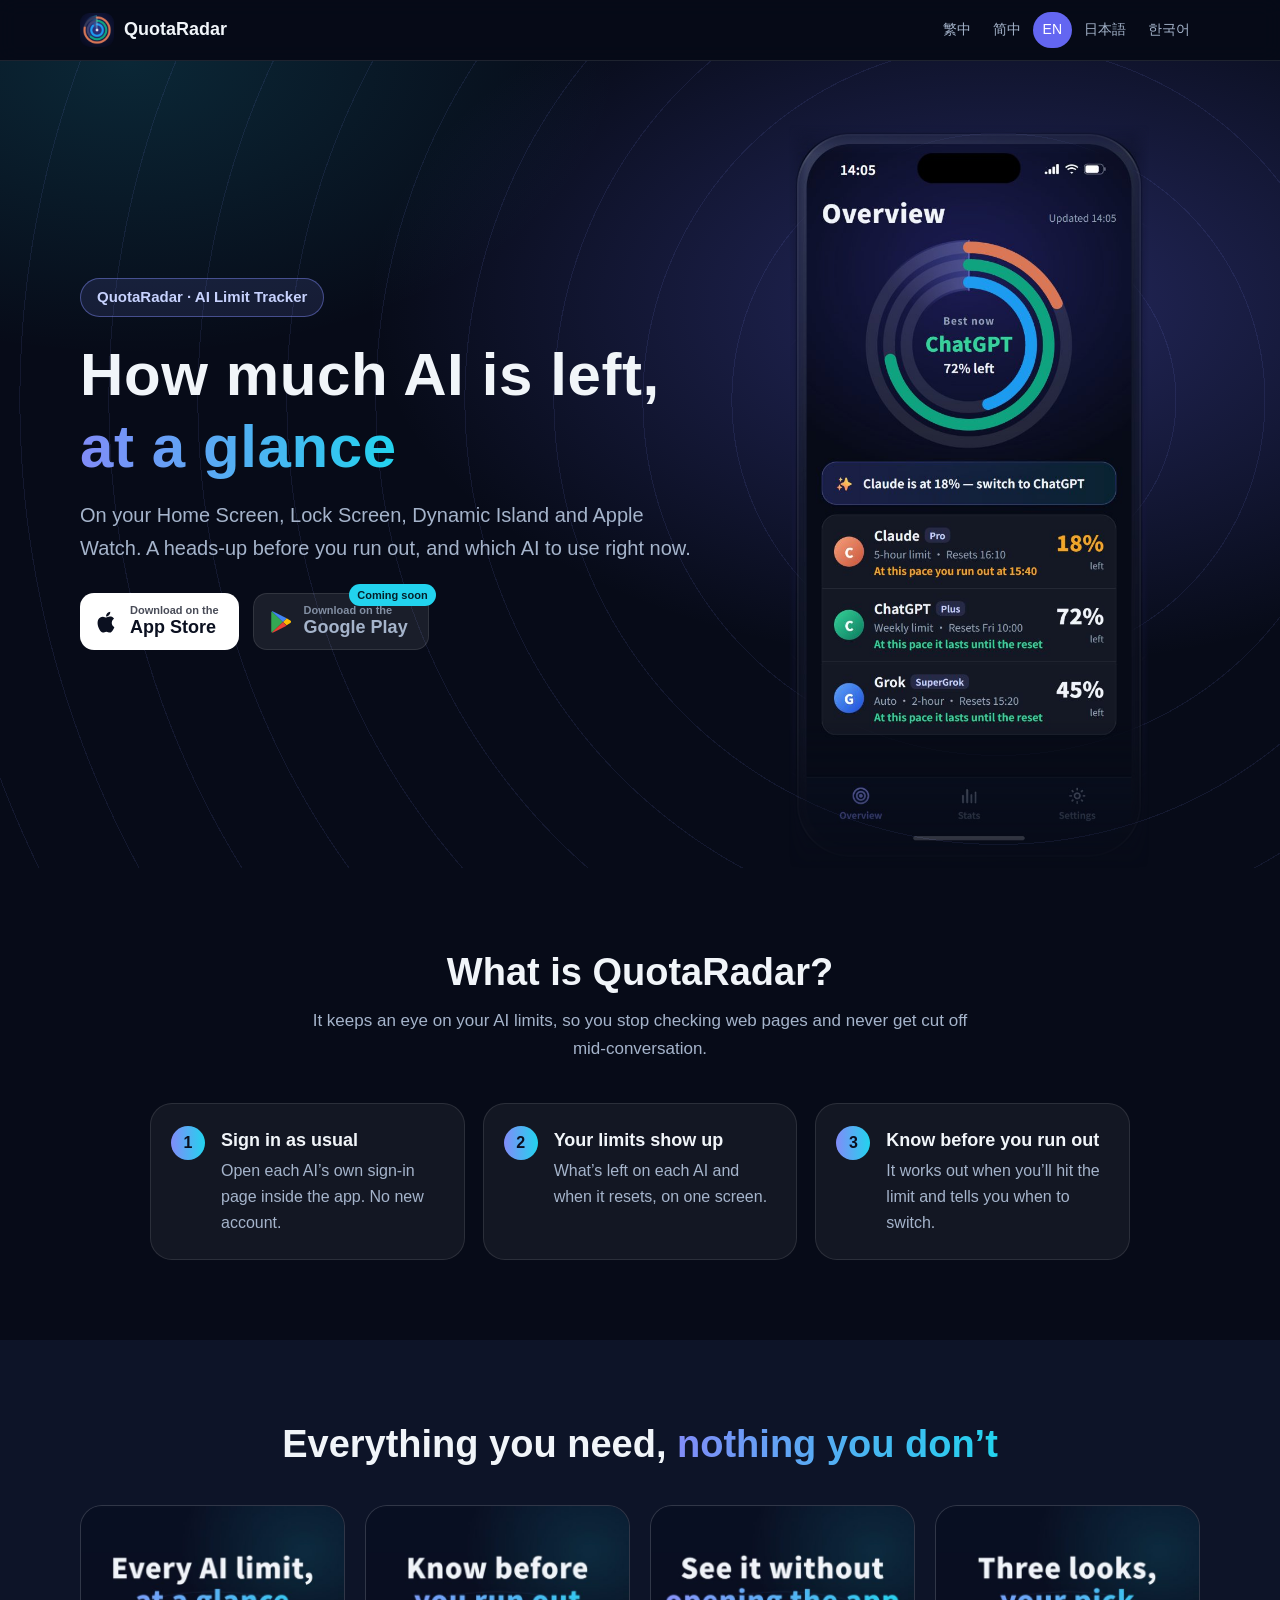
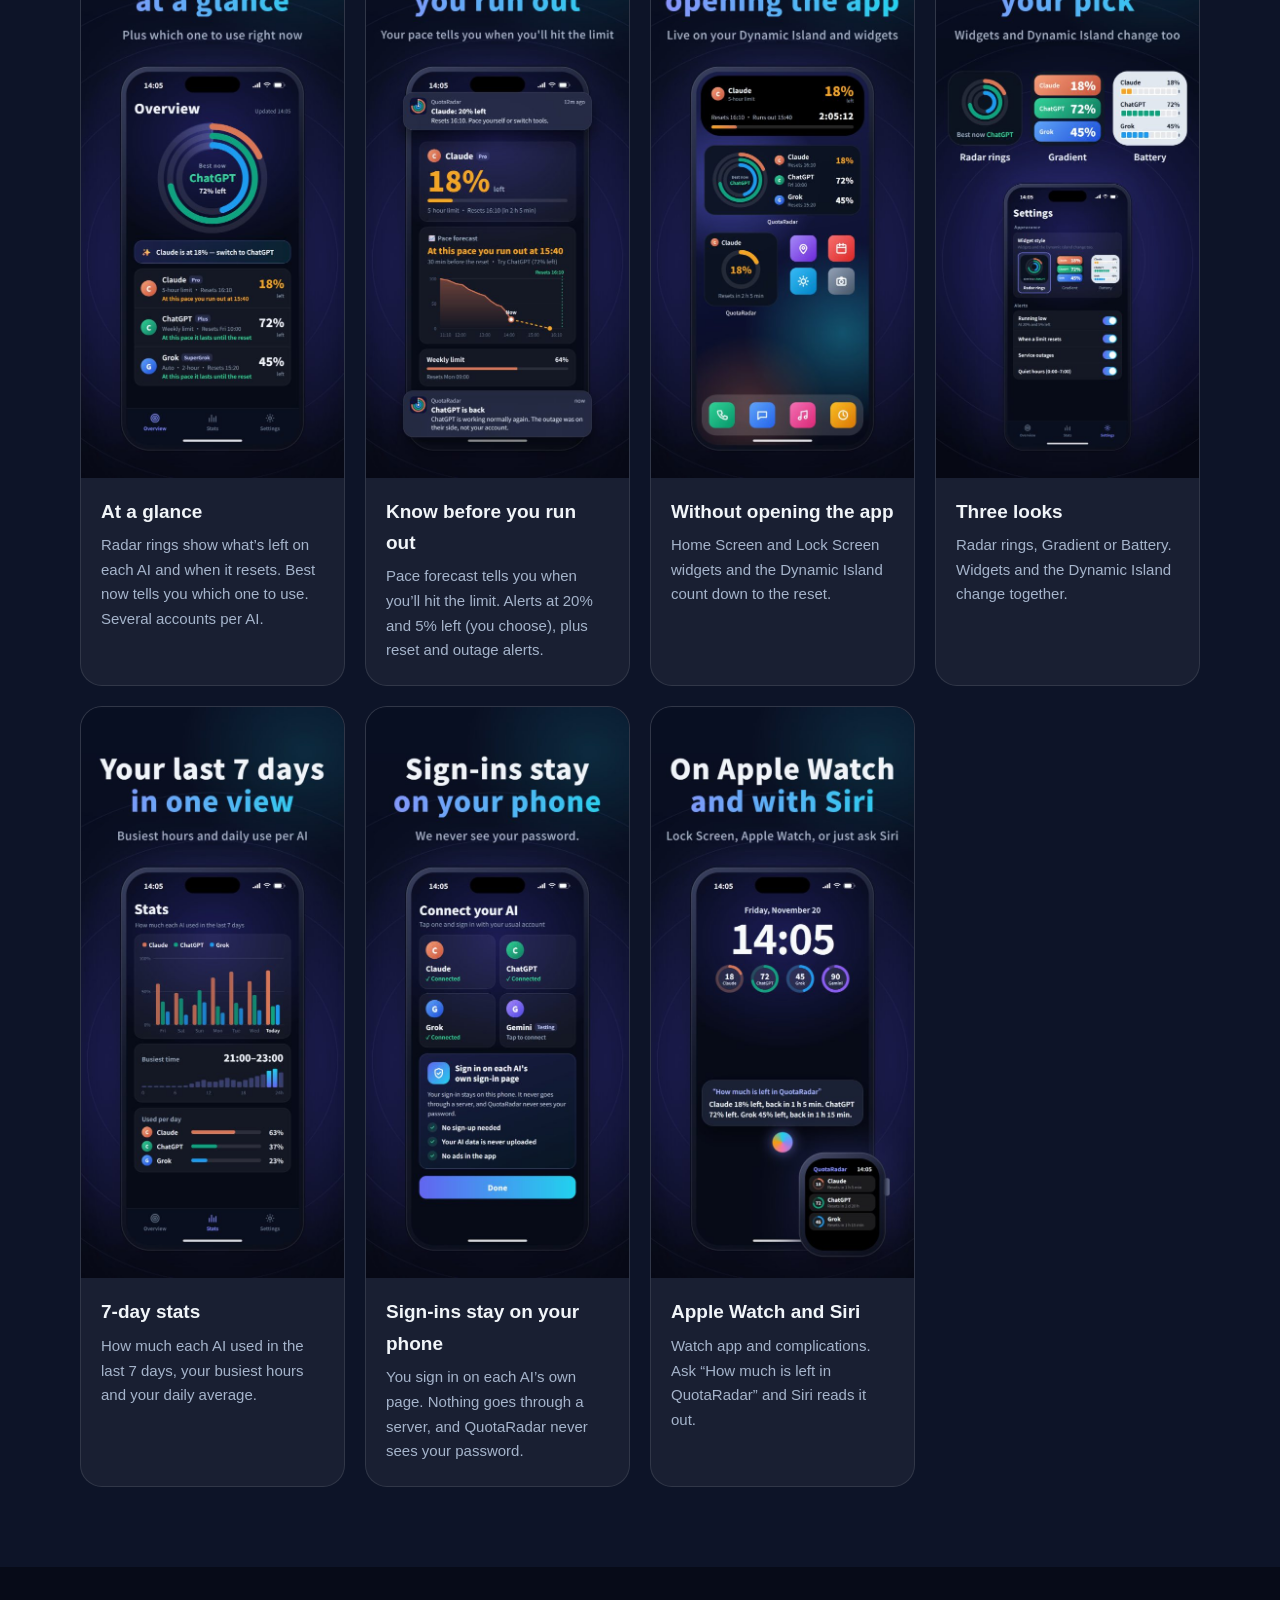
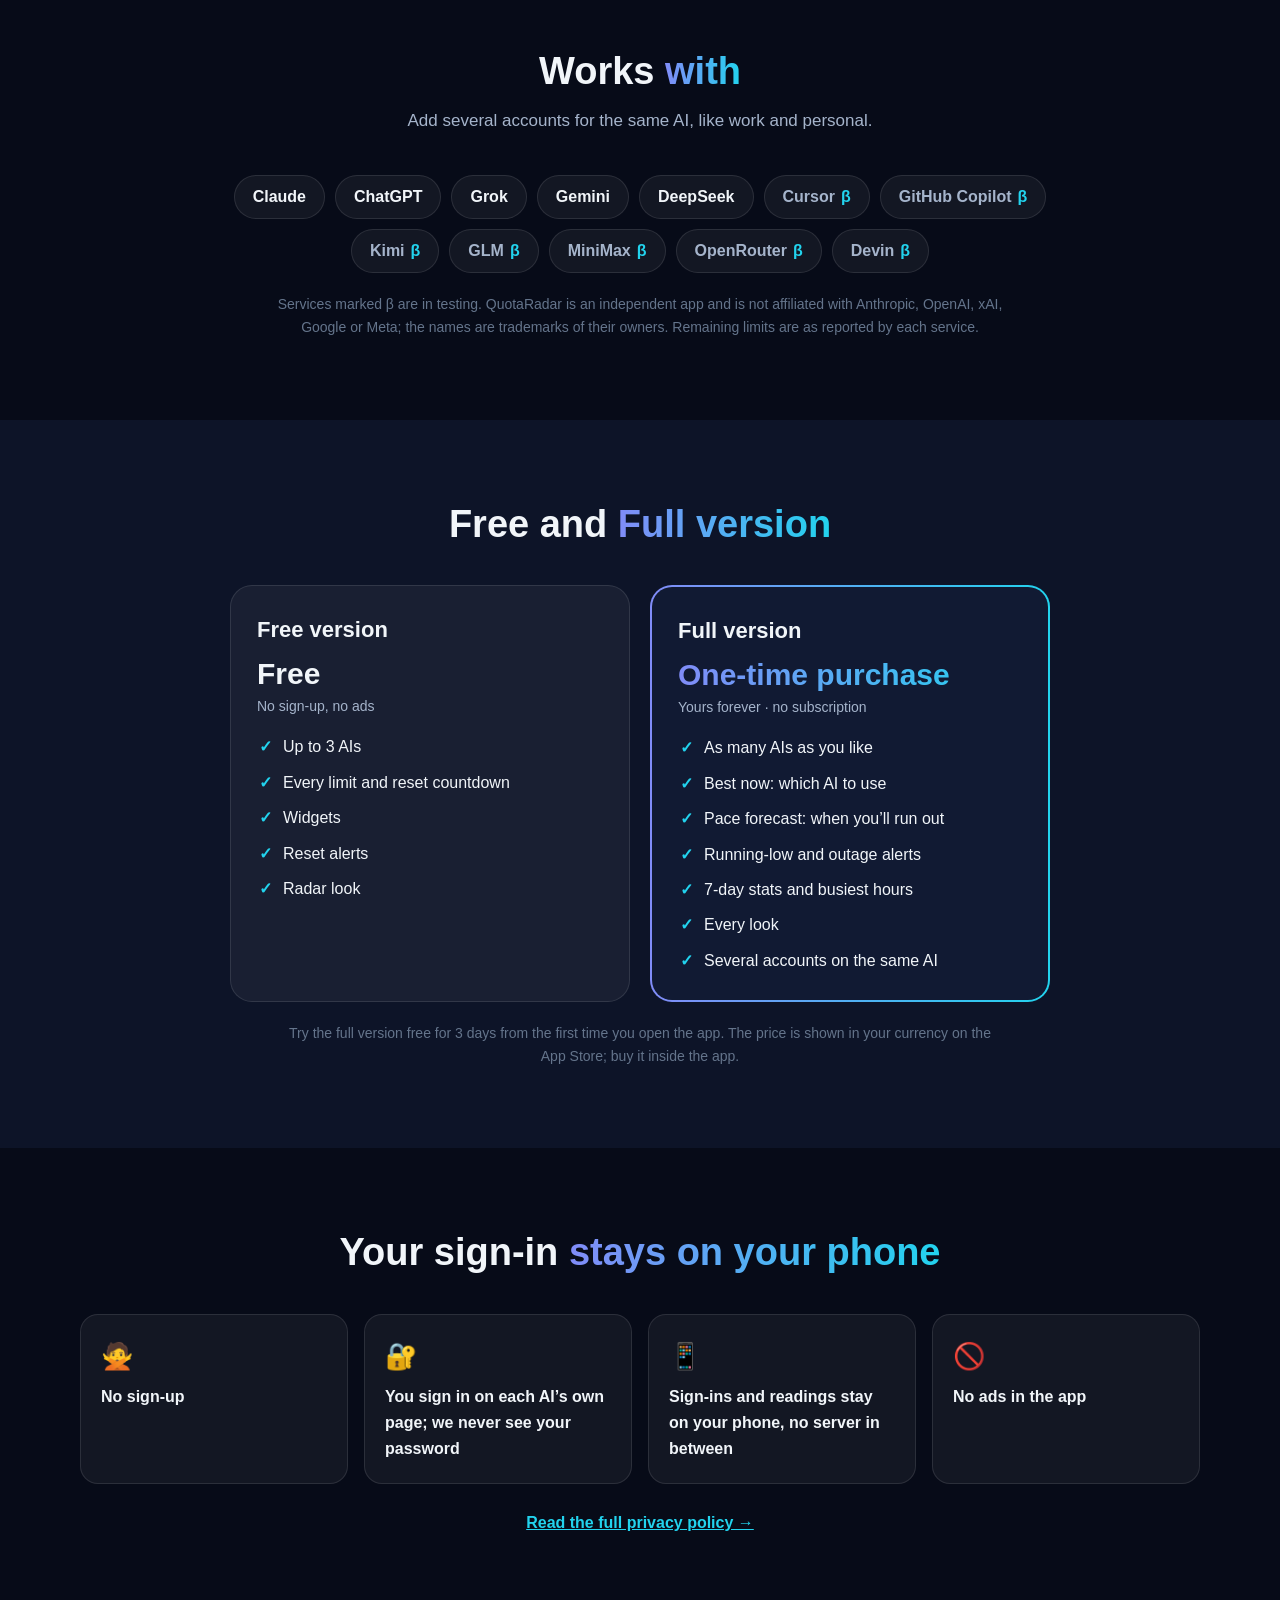
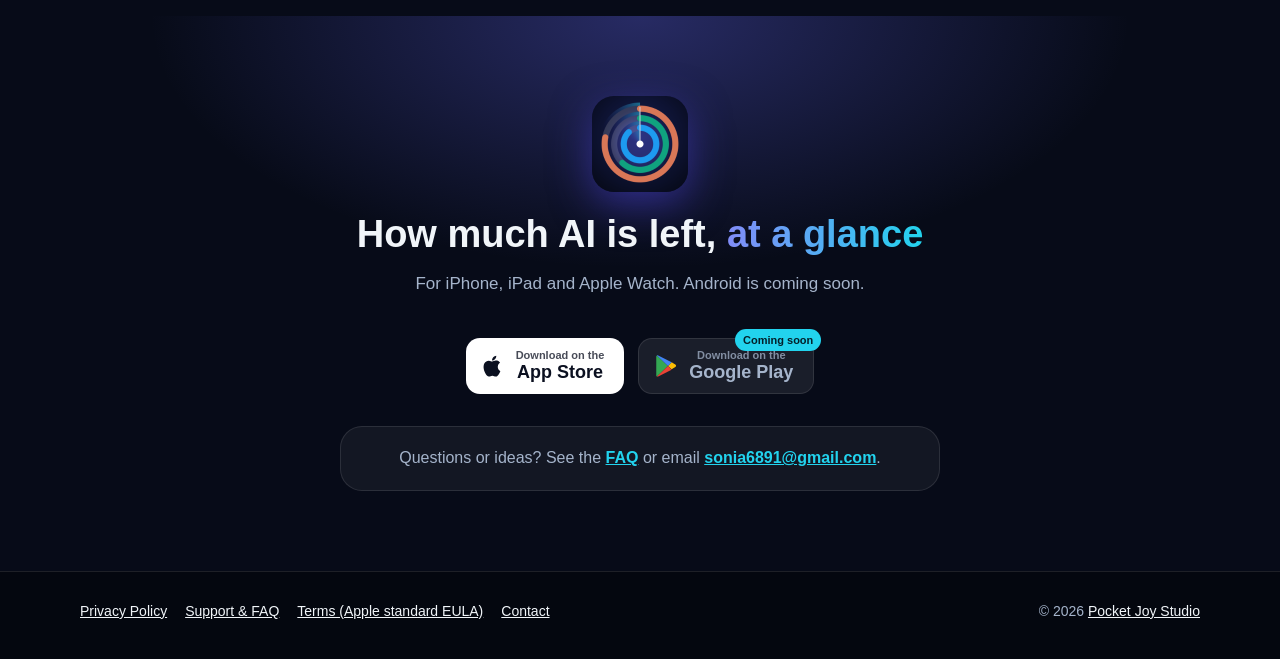
<file: index.html>
<!doctype html>
<html lang="zh-Hant">
<head>
  <meta charset="utf-8">
  <meta name="viewport" content="width=device-width,initial-scale=1">
  <title>額度雷達 QuotaRadar｜每個 AI 還剩多少，一眼掃完</title>
  <meta name="description" content="Claude、ChatGPT、Grok、Gemini 等 AI 還剩多少額度、幾點恢復，桌面小工具、鎖定畫面、動態島和 Apple Watch 一眼看完。快用完先提醒你。">
  <meta name="theme-color" content="#070B18">
  <link rel="canonical" href="https://quotaradar.pocketjoystudio.com/">
  <link rel="alternate" hreflang="zh-Hant" href="https://quotaradar.pocketjoystudio.com/">
  <link rel="alternate" hreflang="zh-Hans" href="https://quotaradar.pocketjoystudio.com/zh-hans/">
  <link rel="alternate" hreflang="en" href="https://quotaradar.pocketjoystudio.com/en/">
  <link rel="alternate" hreflang="ja" href="https://quotaradar.pocketjoystudio.com/ja/">
  <link rel="alternate" hreflang="ko" href="https://quotaradar.pocketjoystudio.com/ko/">
  <link rel="alternate" hreflang="x-default" href="https://quotaradar.pocketjoystudio.com/">
  <meta property="og:type" content="website">
  <meta property="og:site_name" content="額度雷達">
  <meta property="og:title" content="額度雷達 QuotaRadar｜每個 AI 還剩多少，一眼掃完">
  <meta property="og:description" content="Claude、ChatGPT、Grok、Gemini 等 AI 還剩多少額度、幾點恢復，桌面小工具、鎖定畫面、動態島和 Apple Watch 一眼看完。快用完先提醒你。">
  <meta property="og:image" content="https://quotaradar.pocketjoystudio.com/assets/img/og-zh.jpg">
  <meta property="og:image:width" content="1200">
  <meta property="og:image:height" content="630">
  <meta property="og:url" content="https://quotaradar.pocketjoystudio.com/">
  <meta name="twitter:card" content="summary_large_image">
  <meta name="apple-itunes-app" content="app-id=6836609602">
  <link rel="icon" href="assets/img/favicon.png" type="image/png">
  <link rel="apple-touch-icon" href="assets/img/apple-touch-icon.png">
  <link rel="stylesheet" href="assets/style.css">
  <script>
    // 第一次來、沒選過語言時，照瀏覽器語言轉到簡中、英文、日文或韓文版
    try {
      if (!localStorage.getItem('quotaradar-lang')) {
        var l = ((navigator.languages && navigator.languages[0]) || navigator.language || '').toLowerCase();
        var t = l.indexOf('zh') === 0 ? (/hans|cn|sg|my/.test(l) ? 'zh-hans/' : '') : l.indexOf('ja') === 0 ? 'ja/' : l.indexOf('ko') === 0 ? 'ko/' : l === '' ? '' : 'en/';
        if (t) location.replace(t);
      }
    } catch (e) {}
  </script>
</head>
<body>
  <header class="top">
    <div class="wrap">
      <a class="brand" href="./"><img src="assets/img/icon-192.png" alt="" width="34" height="34">額度雷達</a>
      <nav class="langs" aria-label="Language"><a href="./" hreflang="zh-Hant" lang="zh-Hant" data-lang="zh" aria-current="page">繁中</a><a href="zh-hans/" hreflang="zh-Hans" lang="zh-Hans" data-lang="zh-hans">简中</a><a href="en/" hreflang="en" lang="en" data-lang="en">EN</a><a href="ja/" hreflang="ja" lang="ja" data-lang="ja">日本語</a><a href="ko/" hreflang="ko" lang="ko" data-lang="ko">한국어</a></nav>
    </div>
  </header>

  <section class="hero">
    <div class="wrap">
      <div>
        <span class="pill">額度雷達・AI 額度一眼看</span>
        <h1>每個 AI 還剩多少<br><em>一眼掃完</em></h1>
        <p class="lead">幾點恢復、幾點會用完，小工具、動態島、Apple Watch 都看得到。快用完先提醒你，還告訴你現在該用哪一家。</p>
        <div class="cta">
        <a class="store" href="https://apps.apple.com/tw/app/%E9%A1%8D%E5%BA%A6%E9%9B%B7%E9%81%94-ai-%E9%A1%8D%E5%BA%A6%E4%B8%80%E7%9C%BC%E7%9C%8B/id6836609602" rel="noopener" data-store="apple"><svg viewBox="0 0 24 24" aria-hidden="true"><path fill="currentColor" d="M16.4 12.6c0-2.4 2-3.6 2.1-3.7-1.1-1.7-2.9-1.9-3.5-1.9-1.5-.2-2.9.9-3.7.9-.8 0-1.9-.9-3.2-.8-1.6 0-3.1 1-4 2.4-1.7 3-.4 7.4 1.2 9.8.8 1.2 1.8 2.5 3 2.4 1.2 0 1.7-.8 3.1-.8s1.9.8 3.2.8c1.3 0 2.1-1.2 2.9-2.4.9-1.4 1.3-2.7 1.3-2.8-.1 0-2.4-.9-2.4-3.9zM14 5.5c.7-.8 1.1-1.9 1-3-1 0-2.1.7-2.8 1.5-.6.7-1.2 1.8-1 2.9 1.1.1 2.1-.6 2.8-1.4z"/></svg><span><small>下載</small><b>App Store</b></span></a>
        <a class="store soon" href="https://play.google.com/store/apps/details?id=com.quotaradar.app" aria-disabled="true" tabindex="-1" data-store="play"><svg viewBox="0 0 24 24" aria-hidden="true"><path fill="#34A853" d="M3.6 2.2 13.8 12 3.6 21.8c-.4-.2-.6-.6-.6-1.1V3.3c0-.5.2-.9.6-1.1z"/><path fill="#FBBC04" d="m17.2 8.6 3.4 2c.9.5.9 1.8 0 2.3l-3.4 2L13.8 12z"/><path fill="#4285F4" d="M3.6 2.2c.3-.2.8-.2 1.2 0l12.4 6.4-3.4 3.4z"/><path fill="#EA4335" d="m13.8 12 3.4 3.4-12.4 6.4c-.4.2-.9.2-1.2 0z"/></svg><span><small>下載</small><b>Google Play</b></span><span class="tag">即將上架</span></a>
        </div>
      </div>
      <div class="phone"><img src="assets/img/hero-zh.jpg" alt="一眼看完" width="640" height="1320"></div>
    </div>
  </section>

  <section class="block" id="about">
    <div class="wrap">
      <h2>額度雷達是什麼？</h2>
      <p class="sub">幫你盯著每個 AI 的使用額度，不用一直打開網頁查，也不會聊到一半才被限制。</p>
      <ol class="steps">
        <li><b>用原本的帳號登入</b>在 App 裡打開各家 AI 自己的登入頁，不用另外註冊。</li>
        <li><b>額度自己跑出來</b>每家還剩多少、幾點重置，一個畫面看完。</li>
        <li><b>快用完先通知你</b>照你的速度算出幾點會用完，該換一家就告訴你。</li>
      </ol>
    </div>
  </section>

  <section class="block alt" id="features">
    <div class="wrap">
      <h2>常用的功能<em>都在這裡</em></h2>
      <div class="features">
        <div class="feat"><img src="assets/shots/zh-1-overview.jpg" alt="一眼看完" loading="lazy" width="540" height="1173"><div><h3>一眼看完</h3><p>雷達環顯示每家還剩多少、幾點重置；「現在推薦」告訴你該用哪一家。同一家 AI 可以加好幾個帳號。</p></div></div>
        <div class="feat"><img src="assets/shots/zh-2-pace-alerts.jpg" alt="快用完先提醒" loading="lazy" width="540" height="1173"><div><h3>快用完先提醒</h3><p>照你現在的速度算出幾點會用完。剩 20%、5% 時通知（可以自己調），額度恢復、服務當機也會通知。</p></div></div>
        <div class="feat"><img src="assets/shots/zh-3-island-widget.jpg" alt="不用打開也看得到" loading="lazy" width="540" height="1173"><div><h3>不用打開也看得到</h3><p>桌面與鎖定畫面小工具、動態島，自己倒數到重置。</p></div></div>
        <div class="feat"><img src="assets/shots/zh-4-themes.jpg" alt="三種外觀主題" loading="lazy" width="540" height="1173"><div><h3>三種外觀主題</h3><p>雷達環、漸層大字、電池格，小工具和動態島一起換。</p></div></div>
        <div class="feat"><img src="assets/shots/zh-5-stats.jpg" alt="7 天統計" loading="lazy" width="540" height="1173"><div><h3>7 天統計</h3><p>過去 7 天每家用掉多少、最忙時段、平均每天用掉多少。</p></div></div>
        <div class="feat"><img src="assets/shots/zh-6-privacy.jpg" alt="登入只留在手機" loading="lazy" width="540" height="1173"><div><h3>登入只留在手機</h3><p>在各家 AI 自己的登入頁登入，不經過任何伺服器，額度雷達看不到你的密碼。</p></div></div>
        <div class="feat"><img src="assets/shots/zh-7-watch-siri.jpg" alt="Apple Watch 和 Siri" loading="lazy" width="540" height="1173"><div><h3>Apple Watch 和 Siri</h3><p>Apple Watch App 與錶面複雜功能；說「額度雷達還剩多少」，Siri 直接唸給你聽。</p></div></div>
      </div>
    </div>
  </section>

  <section class="block" id="ai">
    <div class="wrap">
      <h2>支援的 <em>AI</em></h2>
      <p class="sub">同一家 AI 可以加好幾個帳號，例如工作和個人。</p>
      <ul class="chips">
        <li>Claude</li>
        <li>ChatGPT</li>
        <li>Grok</li>
        <li>Gemini</li>
        <li>DeepSeek</li>
        <li class="beta">Cursor</li>
        <li class="beta">GitHub Copilot</li>
        <li class="beta">Kimi</li>
        <li class="beta">GLM</li>
        <li class="beta">MiniMax</li>
        <li class="beta">OpenRouter</li>
        <li class="beta">Devin</li>
      </ul>
      <p class="fine">標 β 的服務還在測試中。額度雷達是獨立開發的第三方工具，與 Anthropic、OpenAI、xAI、Google、Meta 均無關聯；各名稱為各自公司的商標。剩餘額度以各服務官方顯示為準。</p>
    </div>
  </section>

  <section class="block alt" id="plans">
    <div class="wrap">
      <h2>免費版和<em>完整版</em></h2>
      <div class="plans">
        <div class="plan"><h3>免費版</h3><div class="price">免費</div><p class="note">不用註冊帳號，沒有廣告</p><ul><li>最多 3 家 AI</li><li>每家額度與重置倒數</li><li>桌面小工具</li><li>額度恢復通知</li><li>雷達環主題</li></ul></div>
        <div class="plan pro"><h3>完整版</h3><div class="price">NT$199</div><p class="note">一次買斷・永久使用・沒有訂閱</p><ul><li>不限 AI 家數</li><li>現在推薦：該用哪一家</li><li>用量預測：幾點會用完</li><li>快用完、當機都會通知</li><li>7 天統計與最忙時段</li><li>全部外觀主題</li><li>同一家 AI 綁好幾個帳號</li></ul></div>
      </div>
      <p class="fine">第一次打開 App 起，可以免費試用完整版 3 天。NT$199 是台灣 App Store 的價格，實際以你所在地區商店顯示的為準；在 App 裡購買。</p>
    </div>
  </section>

  <section class="block" id="privacy">
    <div class="wrap">
      <h2>你的登入，<em>只留在你的手機</em></h2>
      <div class="trust"><div><span>🙅</span>不用註冊帳號</div><div><span>🔐</span>在各家 AI 自己的登入頁登入，看不到你的密碼</div><div><span>📱</span>登入和用量資料只存在手機，不經過伺服器</div><div><span>🚫</span>App 裡沒有廣告</div></div>
      <p class="more"><a href="privacy/">看完整的隱私權政策 →</a></p>
    </div>
  </section>

  <section class="block end" id="download">
    <div class="wrap">
      <img class="icon" src="assets/img/icon-192.png" alt="" width="96" height="96">
      <h2>每個 AI 還剩多少，<em>一眼掃完</em></h2>
      <p class="sub">iPhone、iPad、Apple Watch 都能用；Android 版即將上架。</p>
      <div class="cta">
        <a class="store" href="https://apps.apple.com/tw/app/%E9%A1%8D%E5%BA%A6%E9%9B%B7%E9%81%94-ai-%E9%A1%8D%E5%BA%A6%E4%B8%80%E7%9C%BC%E7%9C%8B/id6836609602" rel="noopener" data-store="apple"><svg viewBox="0 0 24 24" aria-hidden="true"><path fill="currentColor" d="M16.4 12.6c0-2.4 2-3.6 2.1-3.7-1.1-1.7-2.9-1.9-3.5-1.9-1.5-.2-2.9.9-3.7.9-.8 0-1.9-.9-3.2-.8-1.6 0-3.1 1-4 2.4-1.7 3-.4 7.4 1.2 9.8.8 1.2 1.8 2.5 3 2.4 1.2 0 1.7-.8 3.1-.8s1.9.8 3.2.8c1.3 0 2.1-1.2 2.9-2.4.9-1.4 1.3-2.7 1.3-2.8-.1 0-2.4-.9-2.4-3.9zM14 5.5c.7-.8 1.1-1.9 1-3-1 0-2.1.7-2.8 1.5-.6.7-1.2 1.8-1 2.9 1.1.1 2.1-.6 2.8-1.4z"/></svg><span><small>下載</small><b>App Store</b></span></a>
        <a class="store soon" href="https://play.google.com/store/apps/details?id=com.quotaradar.app" aria-disabled="true" tabindex="-1" data-store="play"><svg viewBox="0 0 24 24" aria-hidden="true"><path fill="#34A853" d="M3.6 2.2 13.8 12 3.6 21.8c-.4-.2-.6-.6-.6-1.1V3.3c0-.5.2-.9.6-1.1z"/><path fill="#FBBC04" d="m17.2 8.6 3.4 2c.9.5.9 1.8 0 2.3l-3.4 2L13.8 12z"/><path fill="#4285F4" d="M3.6 2.2c.3-.2.8-.2 1.2 0l12.4 6.4-3.4 3.4z"/><path fill="#EA4335" d="m13.8 12 3.4 3.4-12.4 6.4c-.4.2-.9.2-1.2 0z"/></svg><span><small>下載</small><b>Google Play</b></span><span class="tag">即將上架</span></a>
      </div>
      <p class="contact">有問題或建議？看<a href="support/">常見問題</a>，或寫信到 <a href="mailto:sonia6891@gmail.com">sonia6891@gmail.com</a>。</p>
    </div>
  </section>

  <footer>
    <div class="wrap">
      <nav>
        <a href="privacy/">隱私權政策</a>
        <a href="support/">支援與常見問題</a>
        <a href="https://www.apple.com/legal/internet-services/itunes/dev/stdeula/" rel="noopener">使用條款（Apple 標準 EULA）</a>
        <a href="mailto:sonia6891@gmail.com">聯絡我們</a>
      </nav>
      <span>© 2026 <a href="https://pocketjoystudio.com/" rel="noopener">Pocket Joy Studio</a></span>
    </div>
  </footer>
  <script>
    document.querySelectorAll('[data-lang]').forEach(function (a) {
      a.addEventListener('click', function () { try { localStorage.setItem('quotaradar-lang', a.getAttribute('data-lang')); } catch (e) {} });
    });
  </script>
</body>
</html>
</file>
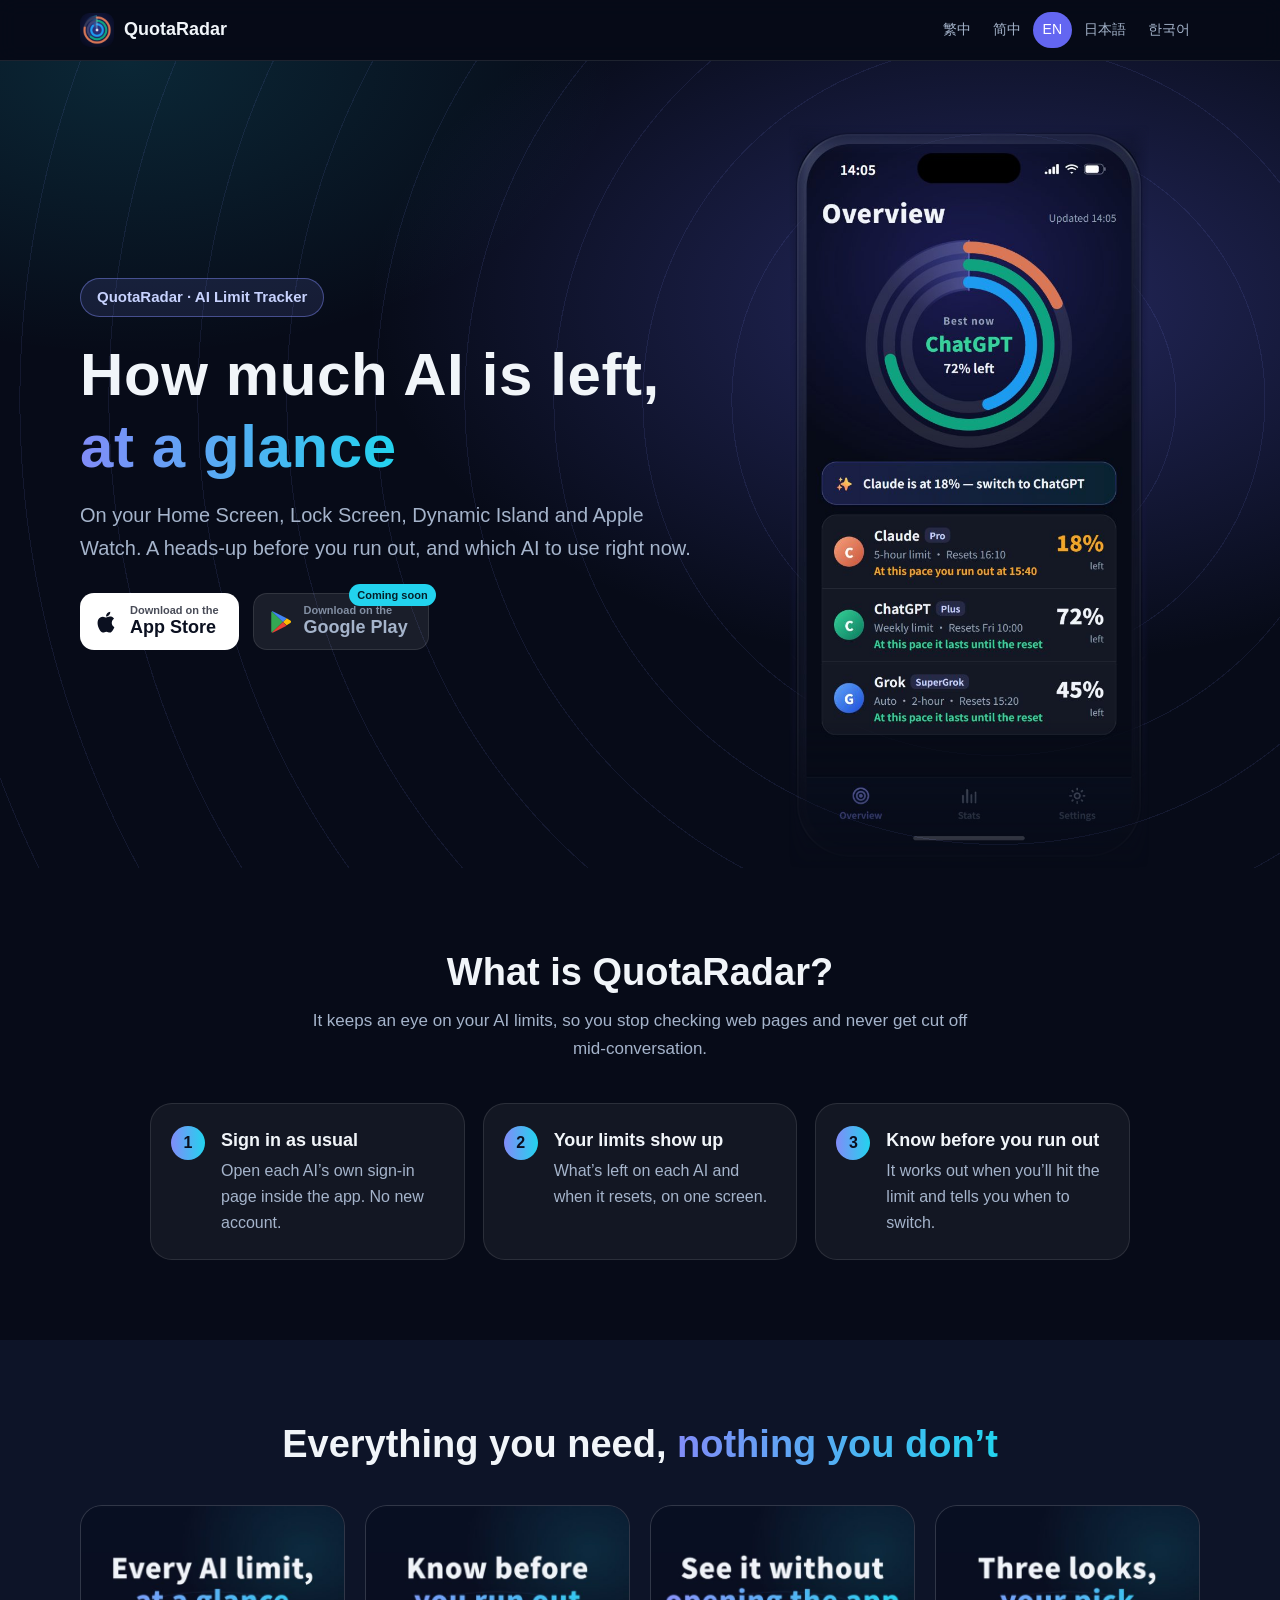
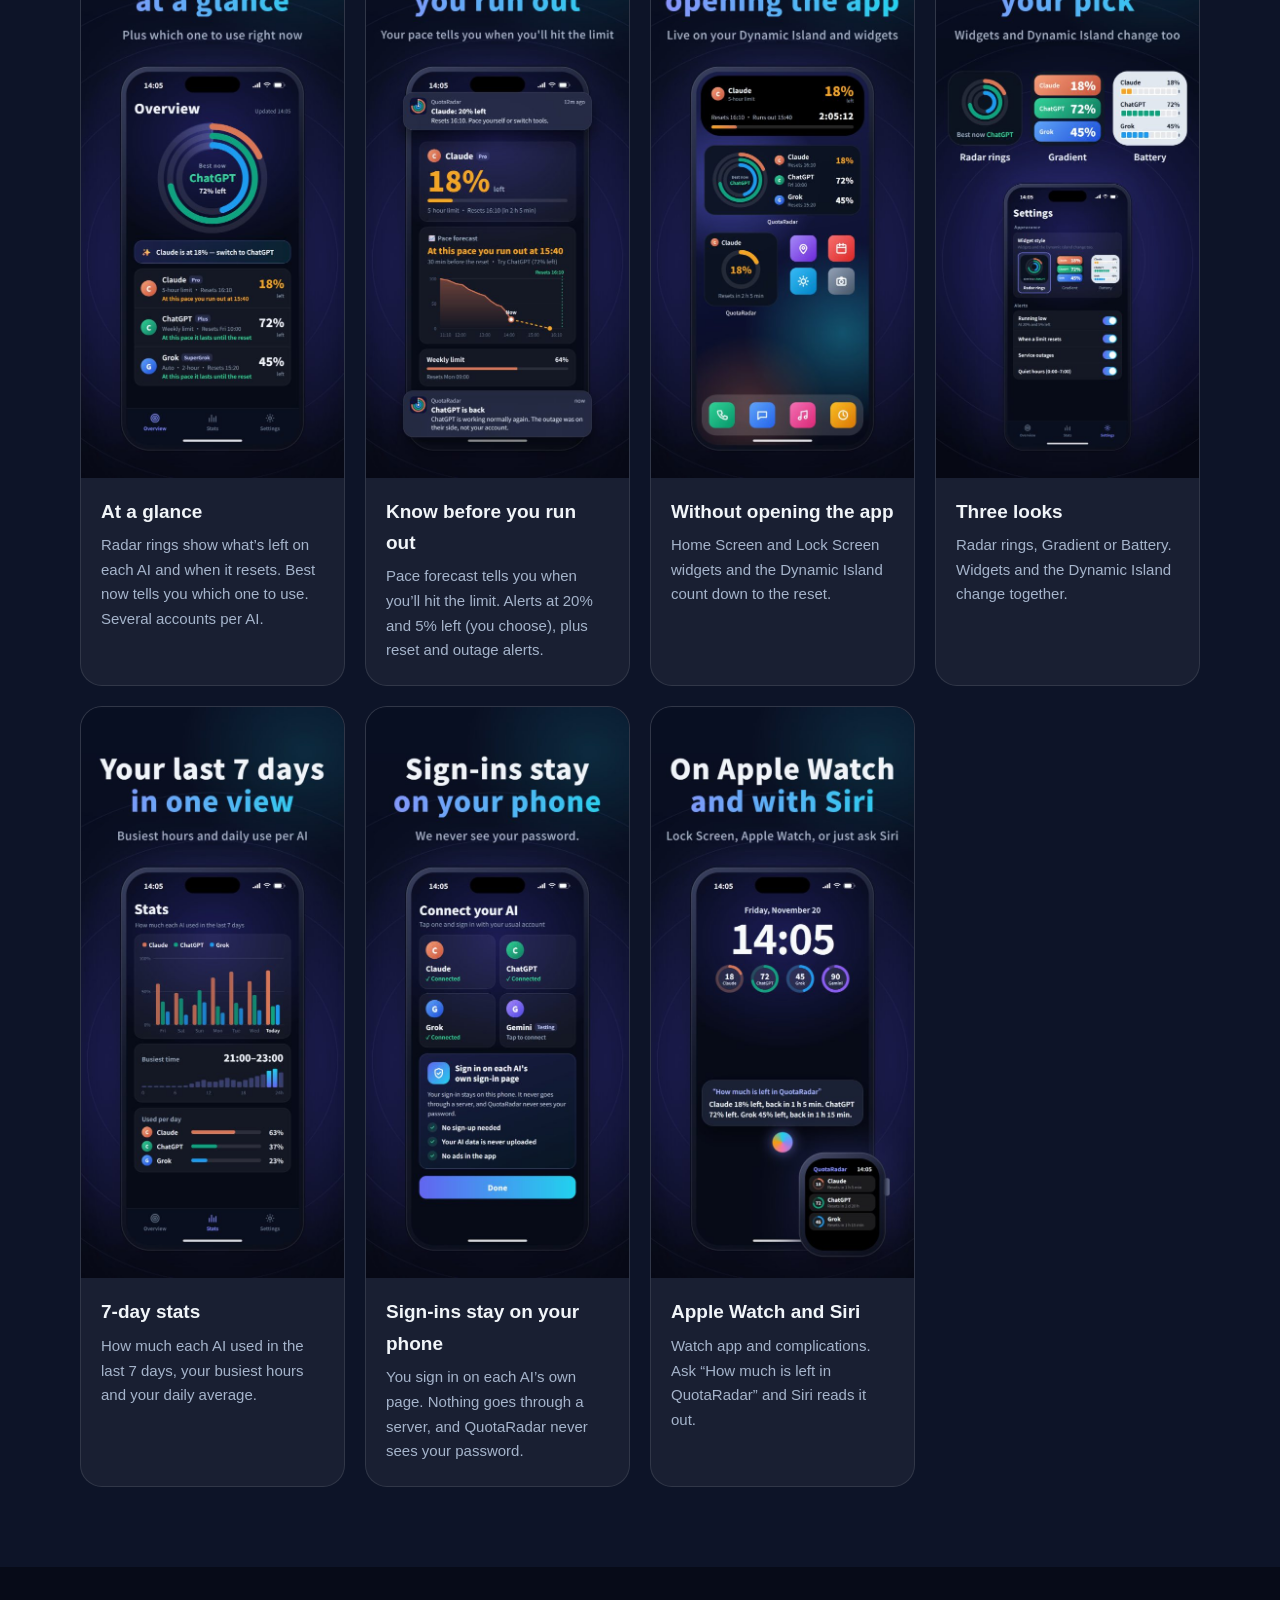
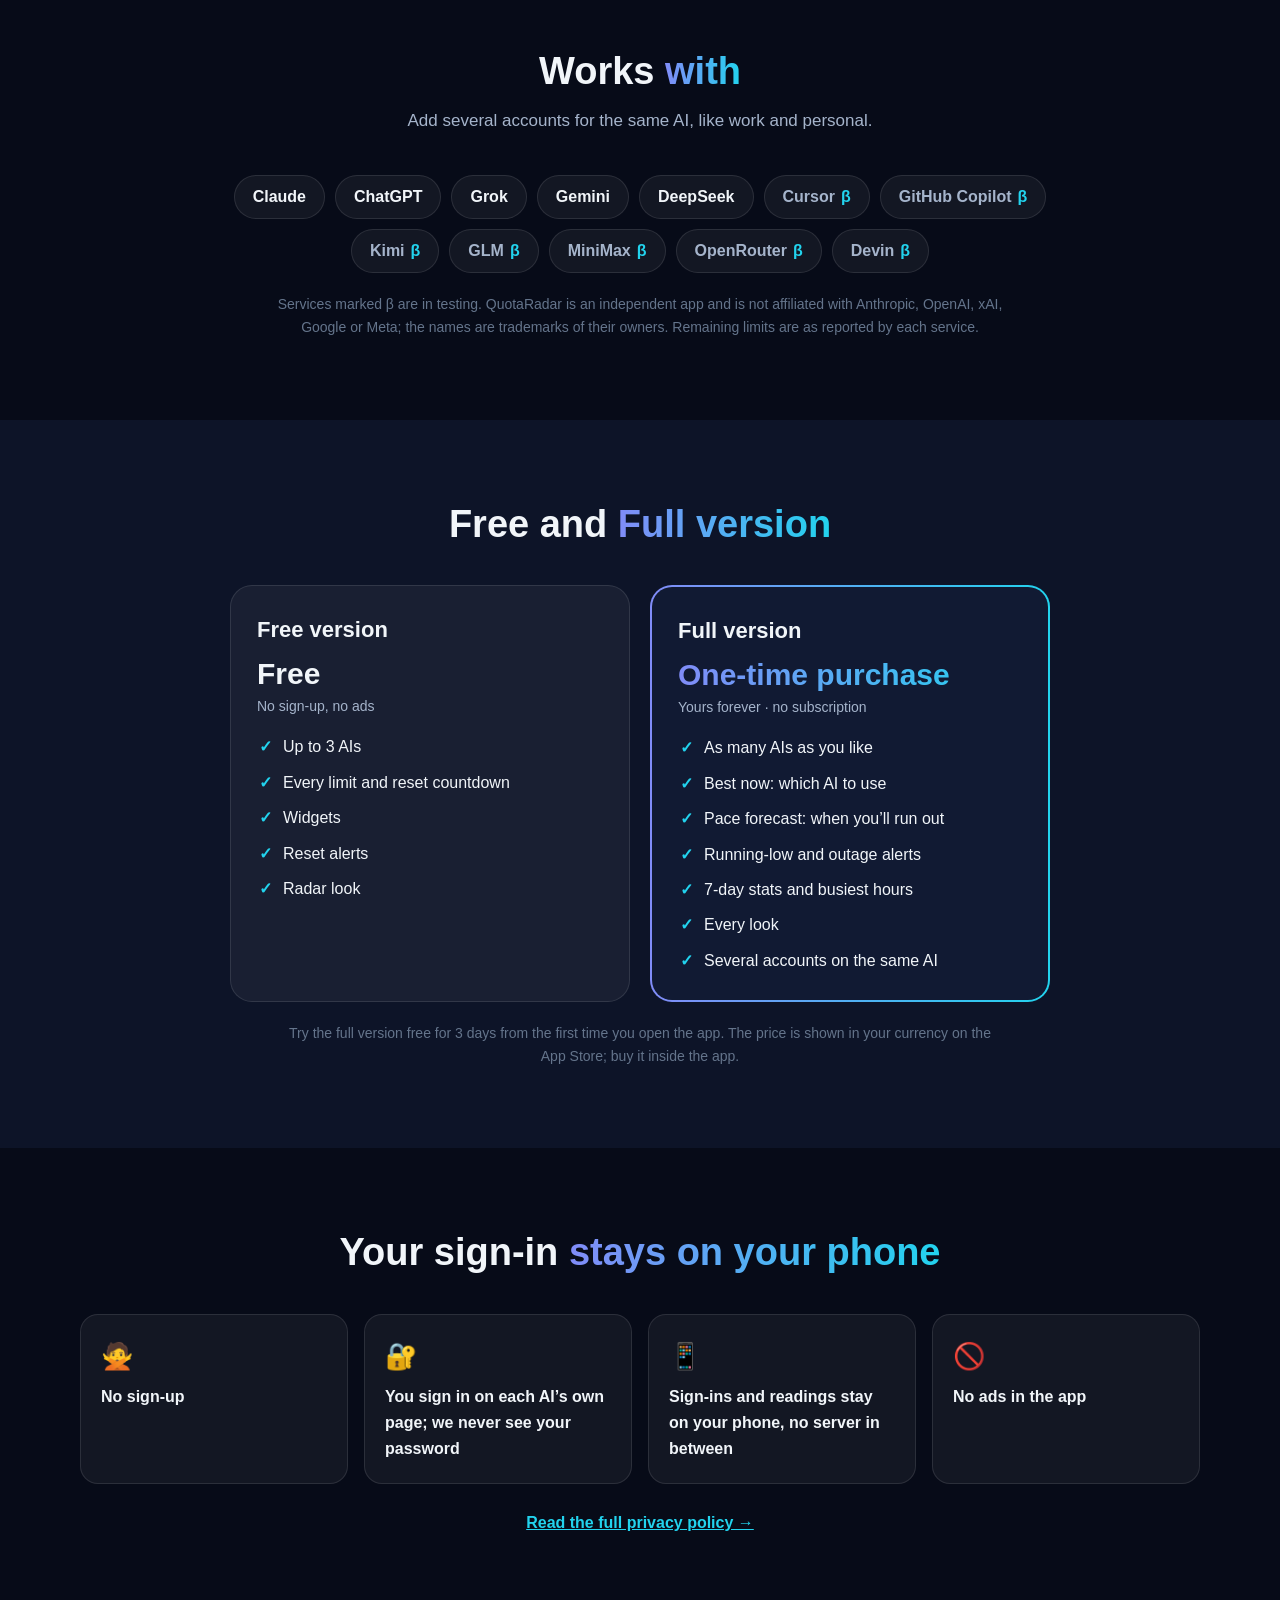
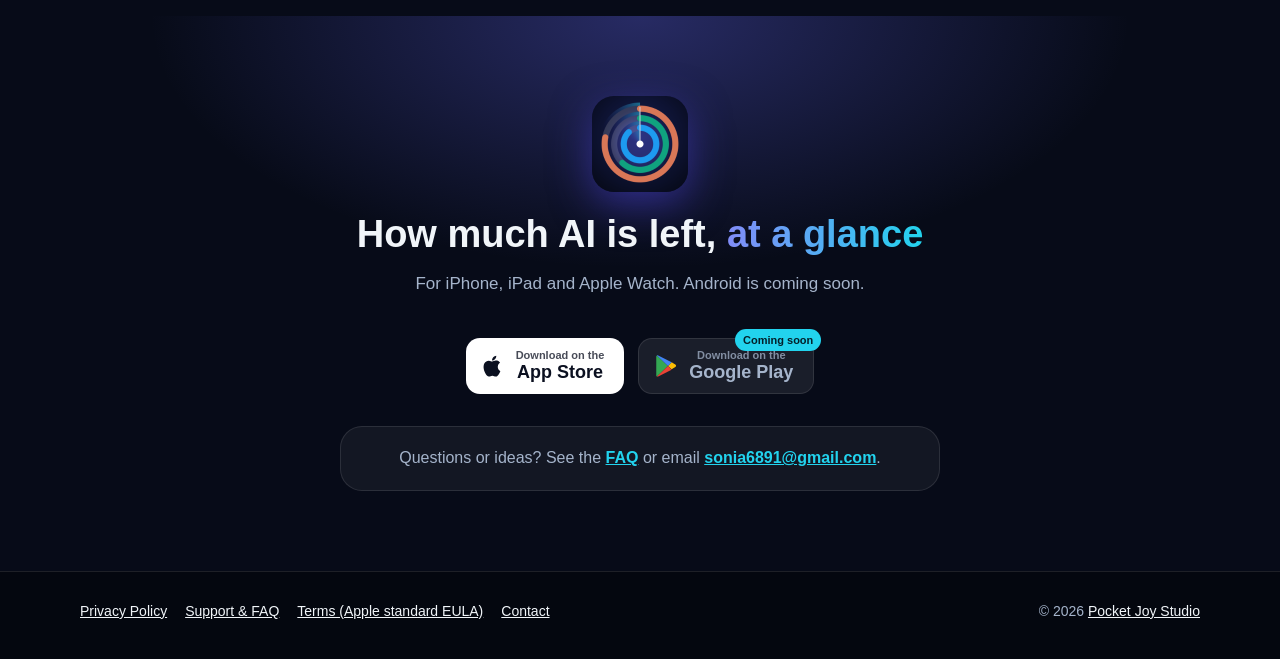
<file: en/index.html>
<!doctype html>
<html lang="en">
<head>
  <meta charset="utf-8">
  <meta name="viewport" content="width=device-width,initial-scale=1">
  <title>QuotaRadar: AI Limit Tracker | How much AI is left, at a glance</title>
  <meta name="description" content="See how much Claude, ChatGPT, Grok, Gemini and more you have left, and when it comes back: on your Home Screen, Lock Screen, Dynamic Island and Apple Watch.">
  <meta name="theme-color" content="#070B18">
  <link rel="canonical" href="https://quotaradar.pocketjoystudio.com/en/">
  <link rel="alternate" hreflang="zh-Hant" href="https://quotaradar.pocketjoystudio.com/">
  <link rel="alternate" hreflang="zh-Hans" href="https://quotaradar.pocketjoystudio.com/zh-hans/">
  <link rel="alternate" hreflang="en" href="https://quotaradar.pocketjoystudio.com/en/">
  <link rel="alternate" hreflang="ja" href="https://quotaradar.pocketjoystudio.com/ja/">
  <link rel="alternate" hreflang="ko" href="https://quotaradar.pocketjoystudio.com/ko/">
  <link rel="alternate" hreflang="x-default" href="https://quotaradar.pocketjoystudio.com/">
  <meta property="og:type" content="website">
  <meta property="og:site_name" content="QuotaRadar">
  <meta property="og:title" content="QuotaRadar: AI Limit Tracker | How much AI is left, at a glance">
  <meta property="og:description" content="See how much Claude, ChatGPT, Grok, Gemini and more you have left, and when it comes back: on your Home Screen, Lock Screen, Dynamic Island and Apple Watch.">
  <meta property="og:image" content="https://quotaradar.pocketjoystudio.com/assets/img/og-en.jpg">
  <meta property="og:image:width" content="1200">
  <meta property="og:image:height" content="630">
  <meta property="og:url" content="https://quotaradar.pocketjoystudio.com/en/">
  <meta name="twitter:card" content="summary_large_image">
  <meta name="apple-itunes-app" content="app-id=6836609602">
  <link rel="icon" href="../assets/img/favicon.png" type="image/png">
  <link rel="apple-touch-icon" href="../assets/img/apple-touch-icon.png">
  <link rel="stylesheet" href="../assets/style.css">
</head>
<body>
  <header class="top">
    <div class="wrap">
      <a class="brand" href="./"><img src="../assets/img/icon-192.png" alt="" width="34" height="34">QuotaRadar</a>
      <nav class="langs" aria-label="Language"><a href="../" hreflang="zh-Hant" lang="zh-Hant" data-lang="zh">繁中</a><a href="../zh-hans/" hreflang="zh-Hans" lang="zh-Hans" data-lang="zh-hans">简中</a><a href="./" hreflang="en" lang="en" data-lang="en" aria-current="page">EN</a><a href="../ja/" hreflang="ja" lang="ja" data-lang="ja">日本語</a><a href="../ko/" hreflang="ko" lang="ko" data-lang="ko">한국어</a></nav>
    </div>
  </header>

  <section class="hero">
    <div class="wrap">
      <div>
        <span class="pill">QuotaRadar · AI Limit Tracker</span>
        <h1>How much AI is left, <em>at a glance</em></h1>
        <p class="lead">On your Home Screen, Lock Screen, Dynamic Island and Apple Watch. A heads-up before you run out, and which AI to use right now.</p>
        <div class="cta">
        <a class="store" href="https://apps.apple.com/us/app/quotaradar-ai-limit-tracker/id6836609602" rel="noopener" data-store="apple"><svg viewBox="0 0 24 24" aria-hidden="true"><path fill="currentColor" d="M16.4 12.6c0-2.4 2-3.6 2.1-3.7-1.1-1.7-2.9-1.9-3.5-1.9-1.5-.2-2.9.9-3.7.9-.8 0-1.9-.9-3.2-.8-1.6 0-3.1 1-4 2.4-1.7 3-.4 7.4 1.2 9.8.8 1.2 1.8 2.5 3 2.4 1.2 0 1.7-.8 3.1-.8s1.9.8 3.2.8c1.3 0 2.1-1.2 2.9-2.4.9-1.4 1.3-2.7 1.3-2.8-.1 0-2.4-.9-2.4-3.9zM14 5.5c.7-.8 1.1-1.9 1-3-1 0-2.1.7-2.8 1.5-.6.7-1.2 1.8-1 2.9 1.1.1 2.1-.6 2.8-1.4z"/></svg><span><small>Download on the</small><b>App Store</b></span></a>
        <a class="store soon" href="https://play.google.com/store/apps/details?id=com.quotaradar.app" aria-disabled="true" tabindex="-1" data-store="play"><svg viewBox="0 0 24 24" aria-hidden="true"><path fill="#34A853" d="M3.6 2.2 13.8 12 3.6 21.8c-.4-.2-.6-.6-.6-1.1V3.3c0-.5.2-.9.6-1.1z"/><path fill="#FBBC04" d="m17.2 8.6 3.4 2c.9.5.9 1.8 0 2.3l-3.4 2L13.8 12z"/><path fill="#4285F4" d="M3.6 2.2c.3-.2.8-.2 1.2 0l12.4 6.4-3.4 3.4z"/><path fill="#EA4335" d="m13.8 12 3.4 3.4-12.4 6.4c-.4.2-.9.2-1.2 0z"/></svg><span><small>Download on the</small><b>Google Play</b></span><span class="tag">Coming soon</span></a>
        </div>
      </div>
      <div class="phone"><img src="../assets/img/hero-en.jpg" alt="At a glance" width="640" height="1320"></div>
    </div>
  </section>

  <section class="block" id="about">
    <div class="wrap">
      <h2>What is QuotaRadar?</h2>
      <p class="sub">It keeps an eye on your AI limits, so you stop checking web pages and never get cut off mid-conversation.</p>
      <ol class="steps">
        <li><b>Sign in as usual</b>Open each AI’s own sign-in page inside the app. No new account.</li>
        <li><b>Your limits show up</b>What’s left on each AI and when it resets, on one screen.</li>
        <li><b>Know before you run out</b>It works out when you’ll hit the limit and tells you when to switch.</li>
      </ol>
    </div>
  </section>

  <section class="block alt" id="features">
    <div class="wrap">
      <h2>Everything you need, <em>nothing you don’t</em></h2>
      <div class="features">
        <div class="feat"><img src="../assets/shots/en-1-overview.jpg" alt="At a glance" loading="lazy" width="540" height="1173"><div><h3>At a glance</h3><p>Radar rings show what’s left on each AI and when it resets. Best now tells you which one to use. Several accounts per AI.</p></div></div>
        <div class="feat"><img src="../assets/shots/en-2-pace-alerts.jpg" alt="Know before you run out" loading="lazy" width="540" height="1173"><div><h3>Know before you run out</h3><p>Pace forecast tells you when you’ll hit the limit. Alerts at 20% and 5% left (you choose), plus reset and outage alerts.</p></div></div>
        <div class="feat"><img src="../assets/shots/en-3-island-widget.jpg" alt="Without opening the app" loading="lazy" width="540" height="1173"><div><h3>Without opening the app</h3><p>Home Screen and Lock Screen widgets and the Dynamic Island count down to the reset.</p></div></div>
        <div class="feat"><img src="../assets/shots/en-4-themes.jpg" alt="Three looks" loading="lazy" width="540" height="1173"><div><h3>Three looks</h3><p>Radar rings, Gradient or Battery. Widgets and the Dynamic Island change together.</p></div></div>
        <div class="feat"><img src="../assets/shots/en-5-stats.jpg" alt="7-day stats" loading="lazy" width="540" height="1173"><div><h3>7-day stats</h3><p>How much each AI used in the last 7 days, your busiest hours and your daily average.</p></div></div>
        <div class="feat"><img src="../assets/shots/en-6-privacy.jpg" alt="Sign-ins stay on your phone" loading="lazy" width="540" height="1173"><div><h3>Sign-ins stay on your phone</h3><p>You sign in on each AI’s own page. Nothing goes through a server, and QuotaRadar never sees your password.</p></div></div>
        <div class="feat"><img src="../assets/shots/en-7-watch-siri.jpg" alt="Apple Watch and Siri" loading="lazy" width="540" height="1173"><div><h3>Apple Watch and Siri</h3><p>Watch app and complications. Ask “How much is left in QuotaRadar” and Siri reads it out.</p></div></div>
      </div>
    </div>
  </section>

  <section class="block" id="ai">
    <div class="wrap">
      <h2>Works <em>with</em></h2>
      <p class="sub">Add several accounts for the same AI, like work and personal.</p>
      <ul class="chips">
        <li>Claude</li>
        <li>ChatGPT</li>
        <li>Grok</li>
        <li>Gemini</li>
        <li>DeepSeek</li>
        <li class="beta">Cursor</li>
        <li class="beta">GitHub Copilot</li>
        <li class="beta">Kimi</li>
        <li class="beta">GLM</li>
        <li class="beta">MiniMax</li>
        <li class="beta">OpenRouter</li>
        <li class="beta">Devin</li>
      </ul>
      <p class="fine">Services marked β are in testing. QuotaRadar is an independent app and is not affiliated with Anthropic, OpenAI, xAI, Google or Meta; the names are trademarks of their owners. Remaining limits are as reported by each service.</p>
    </div>
  </section>

  <section class="block alt" id="plans">
    <div class="wrap">
      <h2>Free and <em>Full version</em></h2>
      <div class="plans">
        <div class="plan"><h3>Free version</h3><div class="price">Free</div><p class="note">No sign-up, no ads</p><ul><li>Up to 3 AIs</li><li>Every limit and reset countdown</li><li>Widgets</li><li>Reset alerts</li><li>Radar look</li></ul></div>
        <div class="plan pro"><h3>Full version</h3><div class="price">One-time purchase</div><p class="note">Yours forever · no subscription</p><ul><li>As many AIs as you like</li><li>Best now: which AI to use</li><li>Pace forecast: when you’ll run out</li><li>Running-low and outage alerts</li><li>7-day stats and busiest hours</li><li>Every look</li><li>Several accounts on the same AI</li></ul></div>
      </div>
      <p class="fine">Try the full version free for 3 days from the first time you open the app. The price is shown in your currency on the App Store; buy it inside the app.</p>
    </div>
  </section>

  <section class="block" id="privacy">
    <div class="wrap">
      <h2>Your sign-in <em>stays on your phone</em></h2>
      <div class="trust"><div><span>🙅</span>No sign-up</div><div><span>🔐</span>You sign in on each AI’s own page; we never see your password</div><div><span>📱</span>Sign-ins and readings stay on your phone, no server in between</div><div><span>🚫</span>No ads in the app</div></div>
      <p class="more"><a href="../privacy/">Read the full privacy policy →</a></p>
    </div>
  </section>

  <section class="block end" id="download">
    <div class="wrap">
      <img class="icon" src="../assets/img/icon-192.png" alt="" width="96" height="96">
      <h2>How much AI is left, <em>at a glance</em></h2>
      <p class="sub">For iPhone, iPad and Apple Watch. Android is coming soon.</p>
      <div class="cta">
        <a class="store" href="https://apps.apple.com/us/app/quotaradar-ai-limit-tracker/id6836609602" rel="noopener" data-store="apple"><svg viewBox="0 0 24 24" aria-hidden="true"><path fill="currentColor" d="M16.4 12.6c0-2.4 2-3.6 2.1-3.7-1.1-1.7-2.9-1.9-3.5-1.9-1.5-.2-2.9.9-3.7.9-.8 0-1.9-.9-3.2-.8-1.6 0-3.1 1-4 2.4-1.7 3-.4 7.4 1.2 9.8.8 1.2 1.8 2.5 3 2.4 1.2 0 1.7-.8 3.1-.8s1.9.8 3.2.8c1.3 0 2.1-1.2 2.9-2.4.9-1.4 1.3-2.7 1.3-2.8-.1 0-2.4-.9-2.4-3.9zM14 5.5c.7-.8 1.1-1.9 1-3-1 0-2.1.7-2.8 1.5-.6.7-1.2 1.8-1 2.9 1.1.1 2.1-.6 2.8-1.4z"/></svg><span><small>Download on the</small><b>App Store</b></span></a>
        <a class="store soon" href="https://play.google.com/store/apps/details?id=com.quotaradar.app" aria-disabled="true" tabindex="-1" data-store="play"><svg viewBox="0 0 24 24" aria-hidden="true"><path fill="#34A853" d="M3.6 2.2 13.8 12 3.6 21.8c-.4-.2-.6-.6-.6-1.1V3.3c0-.5.2-.9.6-1.1z"/><path fill="#FBBC04" d="m17.2 8.6 3.4 2c.9.5.9 1.8 0 2.3l-3.4 2L13.8 12z"/><path fill="#4285F4" d="M3.6 2.2c.3-.2.8-.2 1.2 0l12.4 6.4-3.4 3.4z"/><path fill="#EA4335" d="m13.8 12 3.4 3.4-12.4 6.4c-.4.2-.9.2-1.2 0z"/></svg><span><small>Download on the</small><b>Google Play</b></span><span class="tag">Coming soon</span></a>
      </div>
      <p class="contact">Questions or ideas? See the <a href="../support/">FAQ</a> or email <a href="mailto:sonia6891@gmail.com">sonia6891@gmail.com</a>.</p>
    </div>
  </section>

  <footer>
    <div class="wrap">
      <nav>
        <a href="../privacy/">Privacy Policy</a>
        <a href="../support/">Support & FAQ</a>
        <a href="https://www.apple.com/legal/internet-services/itunes/dev/stdeula/" rel="noopener">Terms (Apple standard EULA)</a>
        <a href="mailto:sonia6891@gmail.com">Contact</a>
      </nav>
      <span>© 2026 <a href="https://pocketjoystudio.com/" rel="noopener">Pocket Joy Studio</a></span>
    </div>
  </footer>
  <script>
    document.querySelectorAll('[data-lang]').forEach(function (a) {
      a.addEventListener('click', function () { try { localStorage.setItem('quotaradar-lang', a.getAttribute('data-lang')); } catch (e) {} });
    });
  </script>
</body>
</html>
</file>
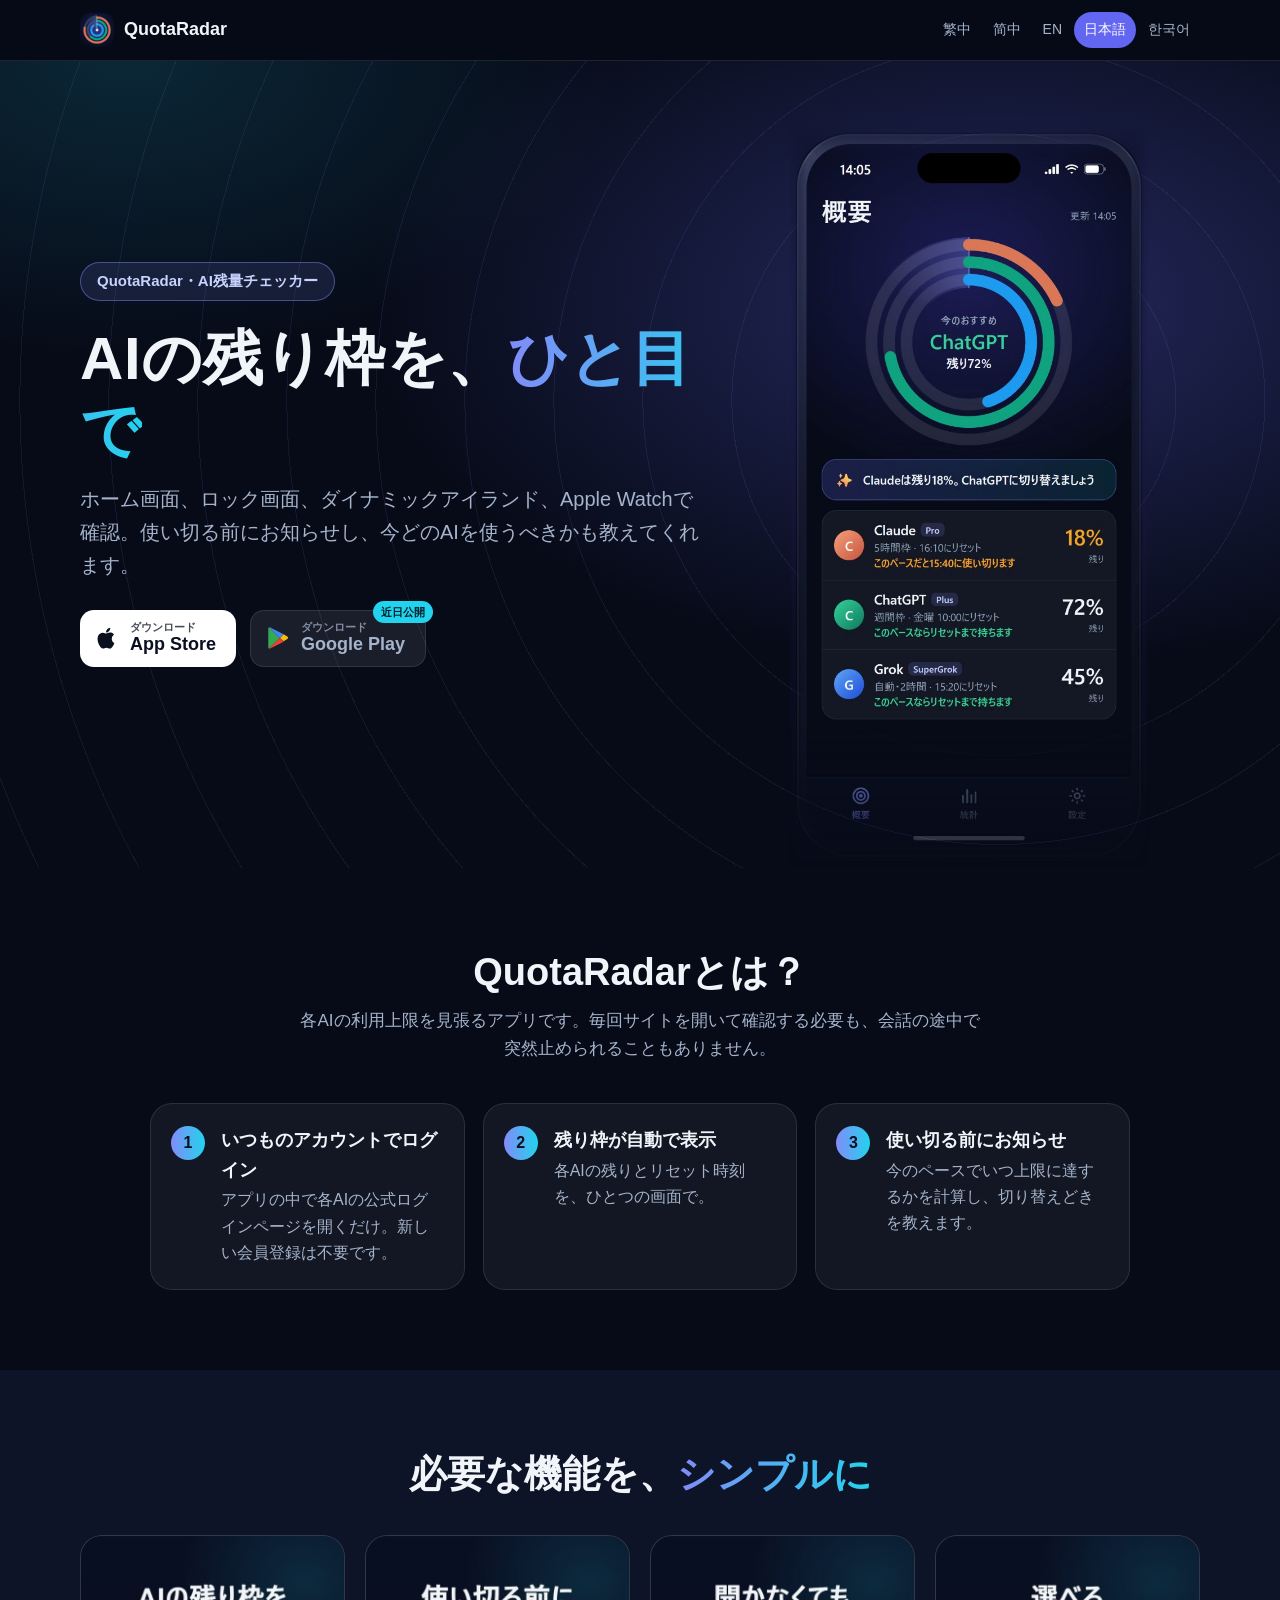
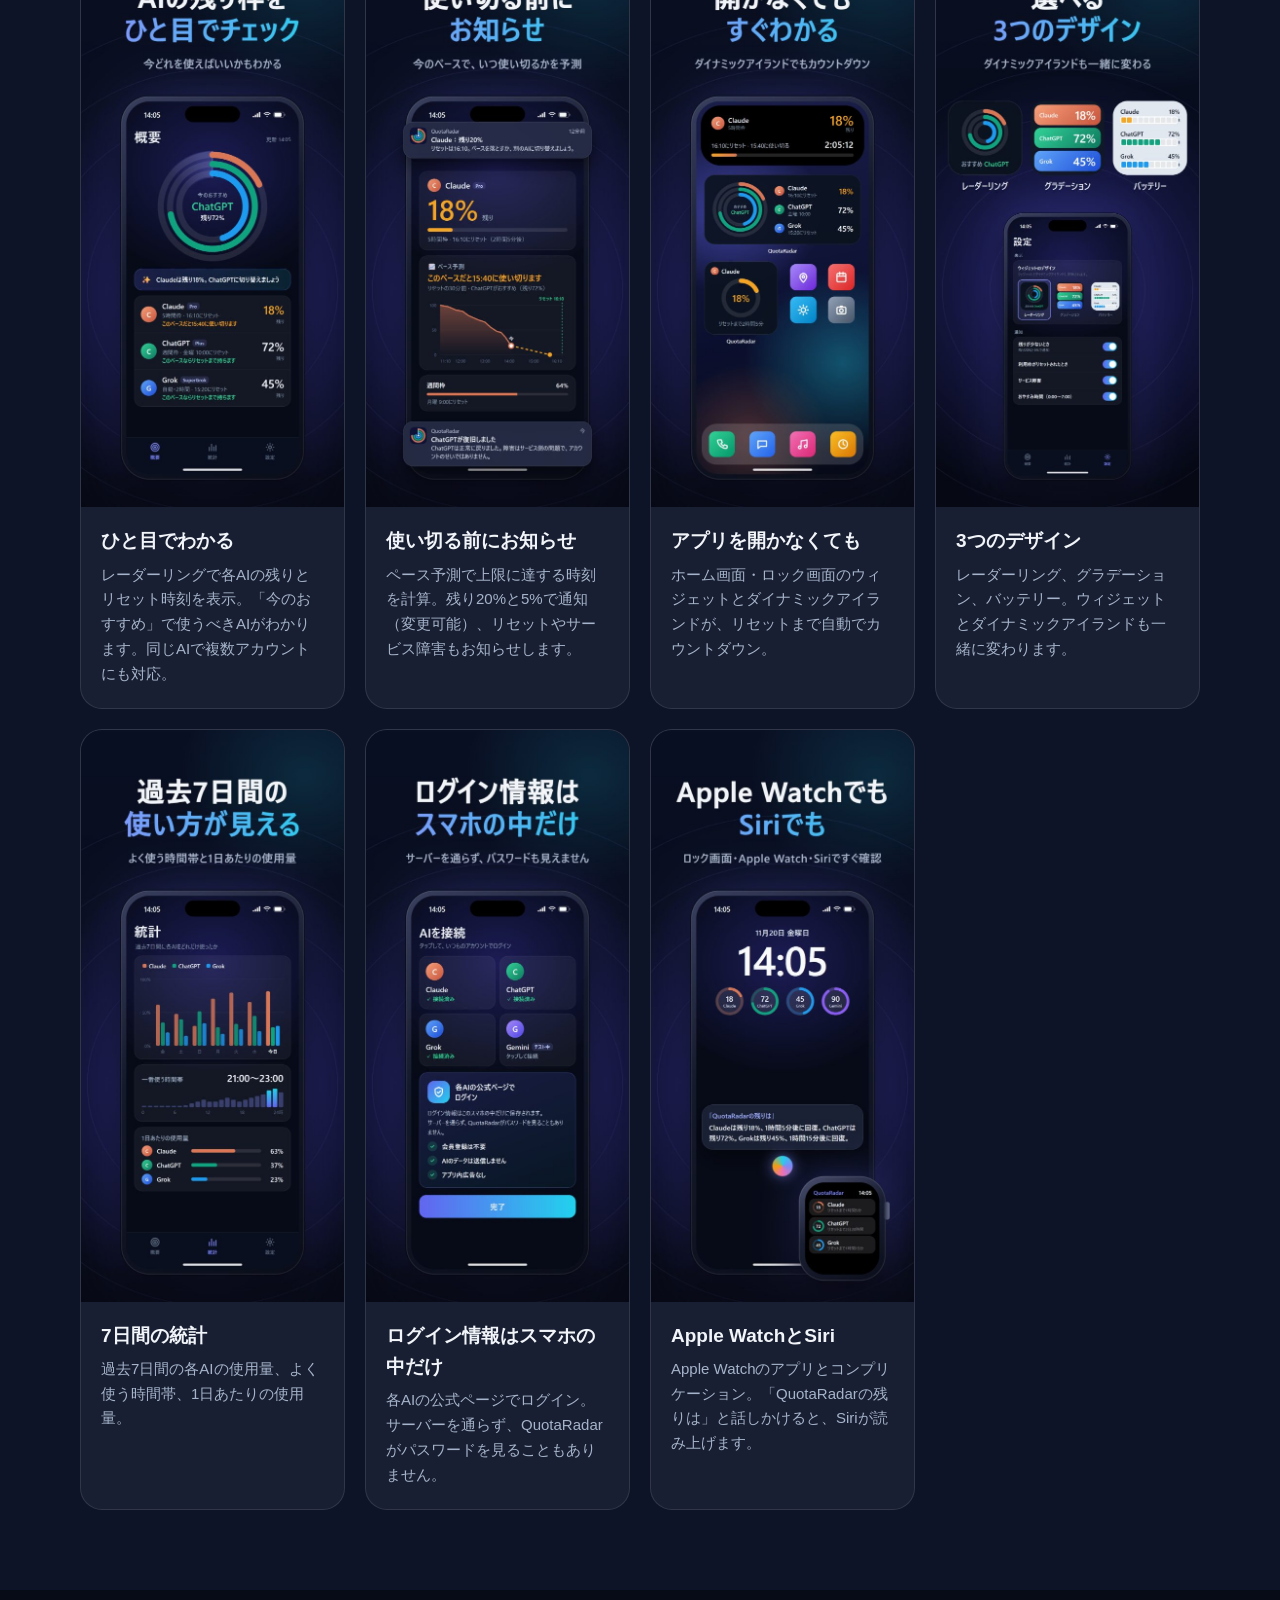
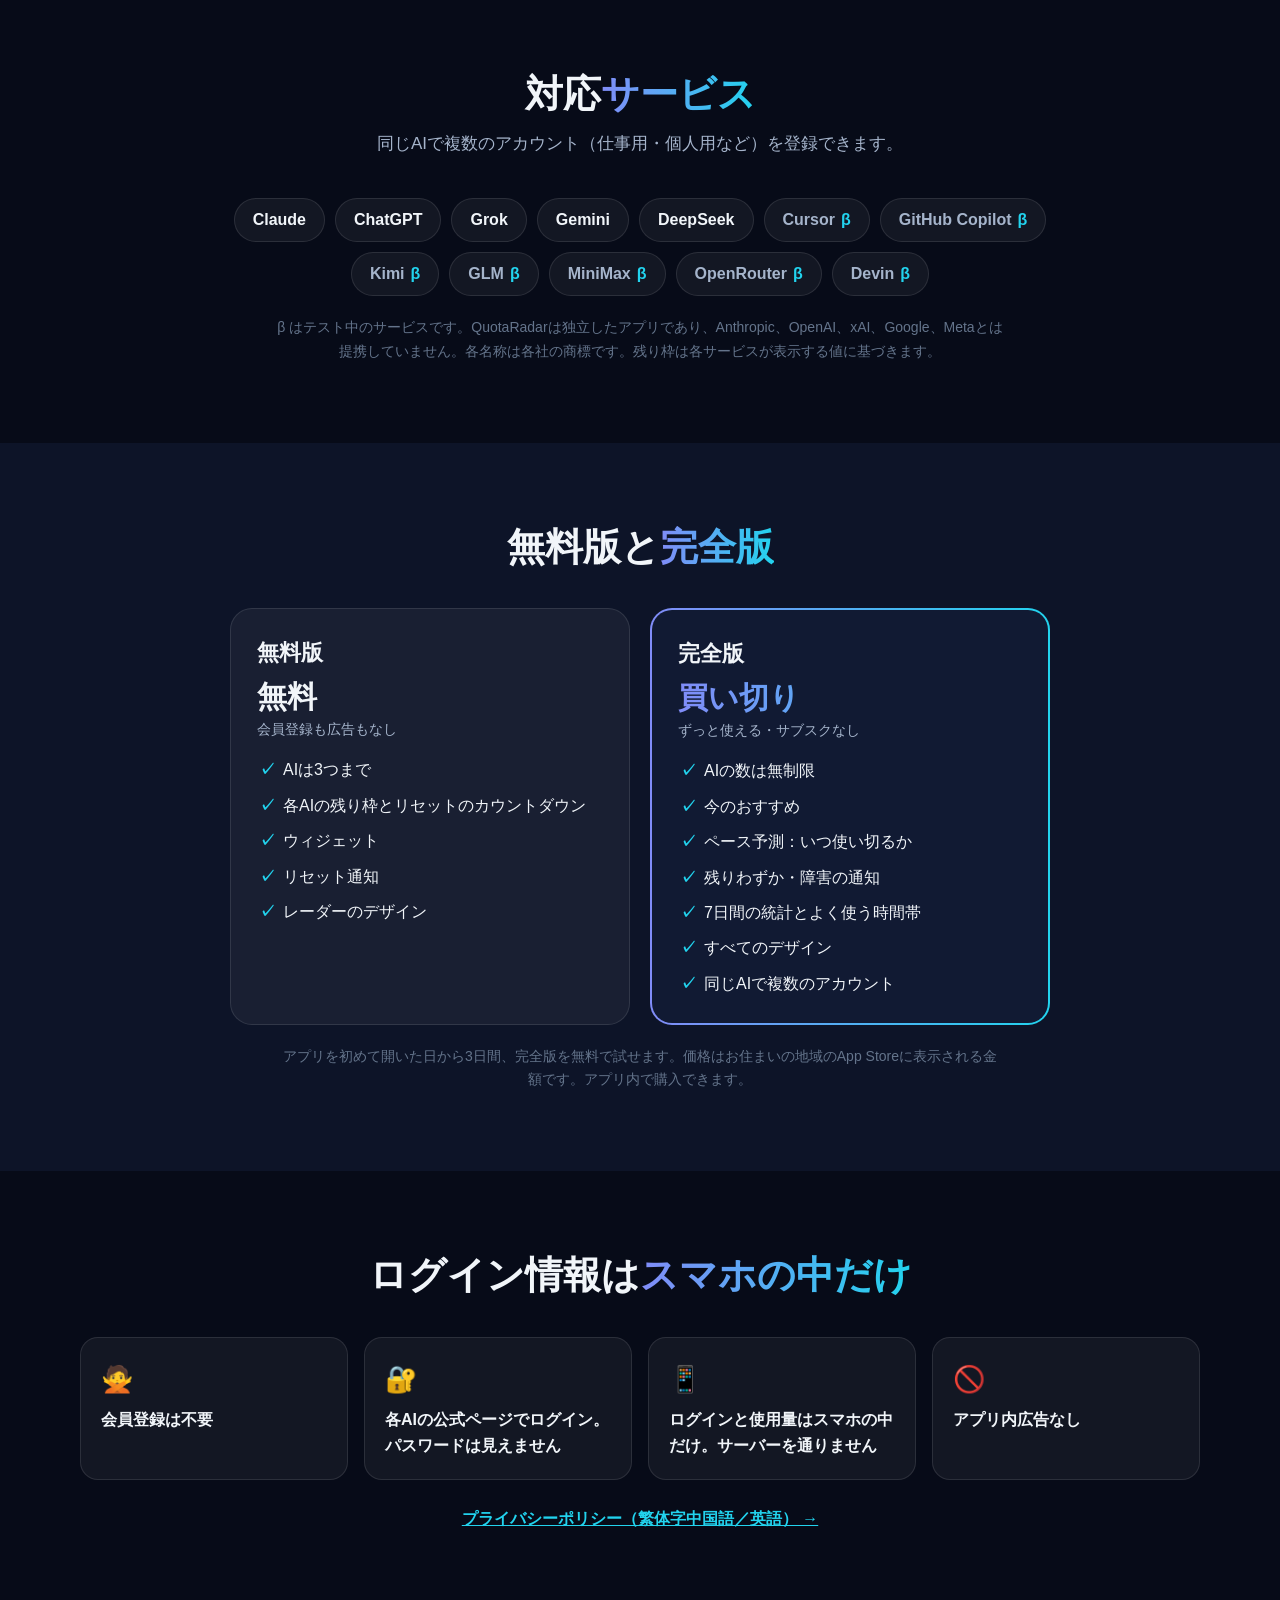
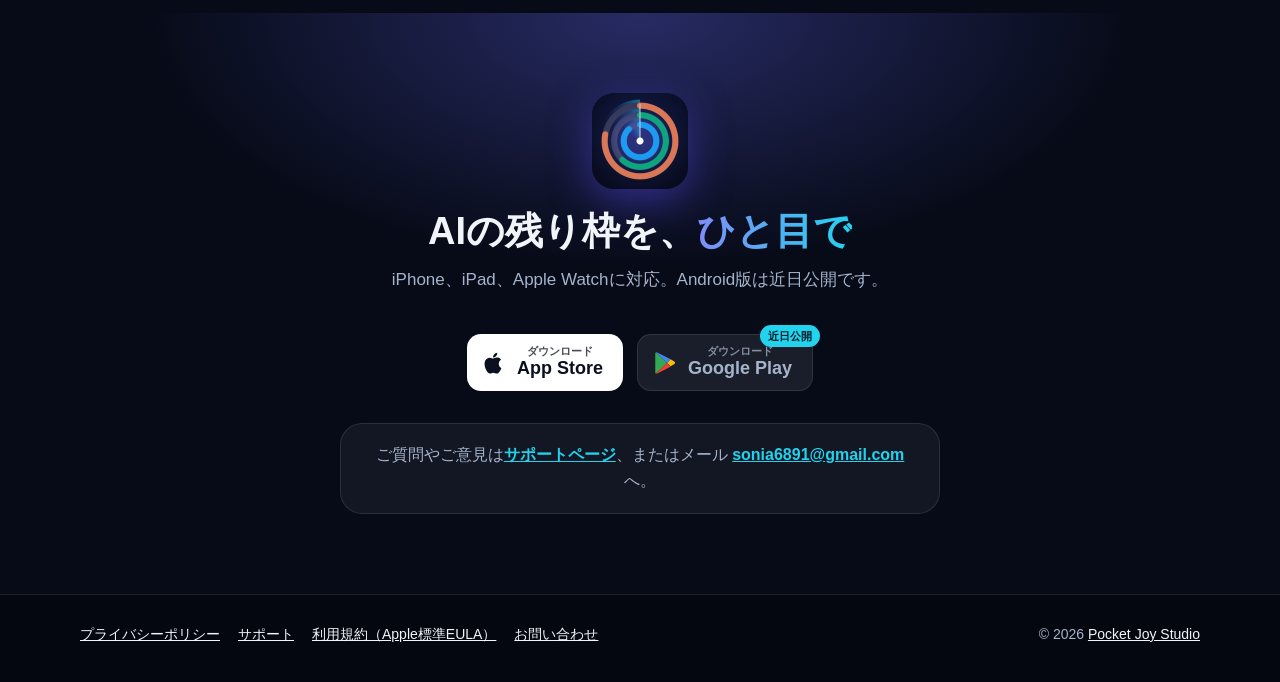
<file: ja/index.html>
<!doctype html>
<html lang="ja">
<head>
  <meta charset="utf-8">
  <meta name="viewport" content="width=device-width,initial-scale=1">
  <title>QuotaRadar｜AIの残り枠を、ひと目で</title>
  <meta name="description" content="Claude、ChatGPT、Grok、Geminiなどの残り枠と回復までの時間を、ホーム画面・ロック画面・ダイナミックアイランド・Apple Watchに表示。使い切る前にお知らせします。">
  <meta name="theme-color" content="#070B18">
  <link rel="canonical" href="https://quotaradar.pocketjoystudio.com/ja/">
  <link rel="alternate" hreflang="zh-Hant" href="https://quotaradar.pocketjoystudio.com/">
  <link rel="alternate" hreflang="zh-Hans" href="https://quotaradar.pocketjoystudio.com/zh-hans/">
  <link rel="alternate" hreflang="en" href="https://quotaradar.pocketjoystudio.com/en/">
  <link rel="alternate" hreflang="ja" href="https://quotaradar.pocketjoystudio.com/ja/">
  <link rel="alternate" hreflang="ko" href="https://quotaradar.pocketjoystudio.com/ko/">
  <link rel="alternate" hreflang="x-default" href="https://quotaradar.pocketjoystudio.com/">
  <meta property="og:type" content="website">
  <meta property="og:site_name" content="QuotaRadar">
  <meta property="og:title" content="QuotaRadar｜AIの残り枠を、ひと目で">
  <meta property="og:description" content="Claude、ChatGPT、Grok、Geminiなどの残り枠と回復までの時間を、ホーム画面・ロック画面・ダイナミックアイランド・Apple Watchに表示。使い切る前にお知らせします。">
  <meta property="og:image" content="https://quotaradar.pocketjoystudio.com/assets/img/og-ja.jpg">
  <meta property="og:image:width" content="1200">
  <meta property="og:image:height" content="630">
  <meta property="og:url" content="https://quotaradar.pocketjoystudio.com/ja/">
  <meta name="twitter:card" content="summary_large_image">
  <meta name="apple-itunes-app" content="app-id=6836609602">
  <link rel="icon" href="../assets/img/favicon.png" type="image/png">
  <link rel="apple-touch-icon" href="../assets/img/apple-touch-icon.png">
  <link rel="stylesheet" href="../assets/style.css">
</head>
<body>
  <header class="top">
    <div class="wrap">
      <a class="brand" href="./"><img src="../assets/img/icon-192.png" alt="" width="34" height="34">QuotaRadar</a>
      <nav class="langs" aria-label="Language"><a href="../" hreflang="zh-Hant" lang="zh-Hant" data-lang="zh">繁中</a><a href="../zh-hans/" hreflang="zh-Hans" lang="zh-Hans" data-lang="zh-hans">简中</a><a href="../en/" hreflang="en" lang="en" data-lang="en">EN</a><a href="./" hreflang="ja" lang="ja" data-lang="ja" aria-current="page">日本語</a><a href="../ko/" hreflang="ko" lang="ko" data-lang="ko">한국어</a></nav>
    </div>
  </header>

  <section class="hero">
    <div class="wrap">
      <div>
        <span class="pill">QuotaRadar・AI残量チェッカー</span>
        <h1>AIの残り枠を、<em>ひと目で</em></h1>
        <p class="lead">ホーム画面、ロック画面、ダイナミックアイランド、Apple Watchで確認。使い切る前にお知らせし、今どのAIを使うべきかも教えてくれます。</p>
        <div class="cta">
        <a class="store" href="https://apps.apple.com/app/id6836609602" rel="noopener" data-store="apple"><svg viewBox="0 0 24 24" aria-hidden="true"><path fill="currentColor" d="M16.4 12.6c0-2.4 2-3.6 2.1-3.7-1.1-1.7-2.9-1.9-3.5-1.9-1.5-.2-2.9.9-3.7.9-.8 0-1.9-.9-3.2-.8-1.6 0-3.1 1-4 2.4-1.7 3-.4 7.4 1.2 9.8.8 1.2 1.8 2.5 3 2.4 1.2 0 1.7-.8 3.1-.8s1.9.8 3.2.8c1.3 0 2.1-1.2 2.9-2.4.9-1.4 1.3-2.7 1.3-2.8-.1 0-2.4-.9-2.4-3.9zM14 5.5c.7-.8 1.1-1.9 1-3-1 0-2.1.7-2.8 1.5-.6.7-1.2 1.8-1 2.9 1.1.1 2.1-.6 2.8-1.4z"/></svg><span><small>ダウンロード</small><b>App Store</b></span></a>
        <a class="store soon" href="https://play.google.com/store/apps/details?id=com.quotaradar.app" aria-disabled="true" tabindex="-1" data-store="play"><svg viewBox="0 0 24 24" aria-hidden="true"><path fill="#34A853" d="M3.6 2.2 13.8 12 3.6 21.8c-.4-.2-.6-.6-.6-1.1V3.3c0-.5.2-.9.6-1.1z"/><path fill="#FBBC04" d="m17.2 8.6 3.4 2c.9.5.9 1.8 0 2.3l-3.4 2L13.8 12z"/><path fill="#4285F4" d="M3.6 2.2c.3-.2.8-.2 1.2 0l12.4 6.4-3.4 3.4z"/><path fill="#EA4335" d="m13.8 12 3.4 3.4-12.4 6.4c-.4.2-.9.2-1.2 0z"/></svg><span><small>ダウンロード</small><b>Google Play</b></span><span class="tag">近日公開</span></a>
        </div>
      </div>
      <div class="phone"><img src="../assets/img/hero-ja.jpg" alt="ひと目でわかる" width="640" height="1320"></div>
    </div>
  </section>

  <section class="block" id="about">
    <div class="wrap">
      <h2>QuotaRadarとは？</h2>
      <p class="sub">各AIの利用上限を見張るアプリです。毎回サイトを開いて確認する必要も、会話の途中で突然止められることもありません。</p>
      <ol class="steps">
        <li><b>いつものアカウントでログイン</b>アプリの中で各AIの公式ログインページを開くだけ。新しい会員登録は不要です。</li>
        <li><b>残り枠が自動で表示</b>各AIの残りとリセット時刻を、ひとつの画面で。</li>
        <li><b>使い切る前にお知らせ</b>今のペースでいつ上限に達するかを計算し、切り替えどきを教えます。</li>
      </ol>
    </div>
  </section>

  <section class="block alt" id="features">
    <div class="wrap">
      <h2>必要な機能を、<em>シンプルに</em></h2>
      <div class="features">
        <div class="feat"><img src="../assets/shots/ja-1-overview.jpg" alt="ひと目でわかる" loading="lazy" width="540" height="1173"><div><h3>ひと目でわかる</h3><p>レーダーリングで各AIの残りとリセット時刻を表示。「今のおすすめ」で使うべきAIがわかります。同じAIで複数アカウントにも対応。</p></div></div>
        <div class="feat"><img src="../assets/shots/ja-2-pace-alerts.jpg" alt="使い切る前にお知らせ" loading="lazy" width="540" height="1173"><div><h3>使い切る前にお知らせ</h3><p>ペース予測で上限に達する時刻を計算。残り20%と5%で通知（変更可能）、リセットやサービス障害もお知らせします。</p></div></div>
        <div class="feat"><img src="../assets/shots/ja-3-island-widget.jpg" alt="アプリを開かなくても" loading="lazy" width="540" height="1173"><div><h3>アプリを開かなくても</h3><p>ホーム画面・ロック画面のウィジェットとダイナミックアイランドが、リセットまで自動でカウントダウン。</p></div></div>
        <div class="feat"><img src="../assets/shots/ja-4-themes.jpg" alt="3つのデザイン" loading="lazy" width="540" height="1173"><div><h3>3つのデザイン</h3><p>レーダーリング、グラデーション、バッテリー。ウィジェットとダイナミックアイランドも一緒に変わります。</p></div></div>
        <div class="feat"><img src="../assets/shots/ja-5-stats.jpg" alt="7日間の統計" loading="lazy" width="540" height="1173"><div><h3>7日間の統計</h3><p>過去7日間の各AIの使用量、よく使う時間帯、1日あたりの使用量。</p></div></div>
        <div class="feat"><img src="../assets/shots/ja-6-privacy.jpg" alt="ログイン情報はスマホの中だけ" loading="lazy" width="540" height="1173"><div><h3>ログイン情報はスマホの中だけ</h3><p>各AIの公式ページでログイン。サーバーを通らず、QuotaRadarがパスワードを見ることもありません。</p></div></div>
        <div class="feat"><img src="../assets/shots/ja-7-watch-siri.jpg" alt="Apple WatchとSiri" loading="lazy" width="540" height="1173"><div><h3>Apple WatchとSiri</h3><p>Apple Watchのアプリとコンプリケーション。「QuotaRadarの残りは」と話しかけると、Siriが読み上げます。</p></div></div>
      </div>
    </div>
  </section>

  <section class="block" id="ai">
    <div class="wrap">
      <h2>対応<em>サービス</em></h2>
      <p class="sub">同じAIで複数のアカウント（仕事用・個人用など）を登録できます。</p>
      <ul class="chips">
        <li>Claude</li>
        <li>ChatGPT</li>
        <li>Grok</li>
        <li>Gemini</li>
        <li>DeepSeek</li>
        <li class="beta">Cursor</li>
        <li class="beta">GitHub Copilot</li>
        <li class="beta">Kimi</li>
        <li class="beta">GLM</li>
        <li class="beta">MiniMax</li>
        <li class="beta">OpenRouter</li>
        <li class="beta">Devin</li>
      </ul>
      <p class="fine">β はテスト中のサービスです。QuotaRadarは独立したアプリであり、Anthropic、OpenAI、xAI、Google、Metaとは提携していません。各名称は各社の商標です。残り枠は各サービスが表示する値に基づきます。</p>
    </div>
  </section>

  <section class="block alt" id="plans">
    <div class="wrap">
      <h2>無料版と<em>完全版</em></h2>
      <div class="plans">
        <div class="plan"><h3>無料版</h3><div class="price">無料</div><p class="note">会員登録も広告もなし</p><ul><li>AIは3つまで</li><li>各AIの残り枠とリセットのカウントダウン</li><li>ウィジェット</li><li>リセット通知</li><li>レーダーのデザイン</li></ul></div>
        <div class="plan pro"><h3>完全版</h3><div class="price">買い切り</div><p class="note">ずっと使える・サブスクなし</p><ul><li>AIの数は無制限</li><li>今のおすすめ</li><li>ペース予測：いつ使い切るか</li><li>残りわずか・障害の通知</li><li>7日間の統計とよく使う時間帯</li><li>すべてのデザイン</li><li>同じAIで複数のアカウント</li></ul></div>
      </div>
      <p class="fine">アプリを初めて開いた日から3日間、完全版を無料で試せます。価格はお住まいの地域のApp Storeに表示される金額です。アプリ内で購入できます。</p>
    </div>
  </section>

  <section class="block" id="privacy">
    <div class="wrap">
      <h2>ログイン情報は<em>スマホの中だけ</em></h2>
      <div class="trust"><div><span>🙅</span>会員登録は不要</div><div><span>🔐</span>各AIの公式ページでログイン。パスワードは見えません</div><div><span>📱</span>ログインと使用量はスマホの中だけ。サーバーを通りません</div><div><span>🚫</span>アプリ内広告なし</div></div>
      <p class="more"><a href="../privacy/">プライバシーポリシー（繁体字中国語／英語） →</a></p>
    </div>
  </section>

  <section class="block end" id="download">
    <div class="wrap">
      <img class="icon" src="../assets/img/icon-192.png" alt="" width="96" height="96">
      <h2>AIの残り枠を、<em>ひと目で</em></h2>
      <p class="sub">iPhone、iPad、Apple Watchに対応。Android版は近日公開です。</p>
      <div class="cta">
        <a class="store" href="https://apps.apple.com/app/id6836609602" rel="noopener" data-store="apple"><svg viewBox="0 0 24 24" aria-hidden="true"><path fill="currentColor" d="M16.4 12.6c0-2.4 2-3.6 2.1-3.7-1.1-1.7-2.9-1.9-3.5-1.9-1.5-.2-2.9.9-3.7.9-.8 0-1.9-.9-3.2-.8-1.6 0-3.1 1-4 2.4-1.7 3-.4 7.4 1.2 9.8.8 1.2 1.8 2.5 3 2.4 1.2 0 1.7-.8 3.1-.8s1.9.8 3.2.8c1.3 0 2.1-1.2 2.9-2.4.9-1.4 1.3-2.7 1.3-2.8-.1 0-2.4-.9-2.4-3.9zM14 5.5c.7-.8 1.1-1.9 1-3-1 0-2.1.7-2.8 1.5-.6.7-1.2 1.8-1 2.9 1.1.1 2.1-.6 2.8-1.4z"/></svg><span><small>ダウンロード</small><b>App Store</b></span></a>
        <a class="store soon" href="https://play.google.com/store/apps/details?id=com.quotaradar.app" aria-disabled="true" tabindex="-1" data-store="play"><svg viewBox="0 0 24 24" aria-hidden="true"><path fill="#34A853" d="M3.6 2.2 13.8 12 3.6 21.8c-.4-.2-.6-.6-.6-1.1V3.3c0-.5.2-.9.6-1.1z"/><path fill="#FBBC04" d="m17.2 8.6 3.4 2c.9.5.9 1.8 0 2.3l-3.4 2L13.8 12z"/><path fill="#4285F4" d="M3.6 2.2c.3-.2.8-.2 1.2 0l12.4 6.4-3.4 3.4z"/><path fill="#EA4335" d="m13.8 12 3.4 3.4-12.4 6.4c-.4.2-.9.2-1.2 0z"/></svg><span><small>ダウンロード</small><b>Google Play</b></span><span class="tag">近日公開</span></a>
      </div>
      <p class="contact">ご質問やご意見は<a href="../support/">サポートページ</a>、またはメール <a href="mailto:sonia6891@gmail.com">sonia6891@gmail.com</a> へ。</p>
    </div>
  </section>

  <footer>
    <div class="wrap">
      <nav>
        <a href="../privacy/">プライバシーポリシー</a>
        <a href="../support/">サポート</a>
        <a href="https://www.apple.com/legal/internet-services/itunes/dev/stdeula/" rel="noopener">利用規約（Apple標準EULA）</a>
        <a href="mailto:sonia6891@gmail.com">お問い合わせ</a>
      </nav>
      <span>© 2026 <a href="https://pocketjoystudio.com/" rel="noopener">Pocket Joy Studio</a></span>
    </div>
  </footer>
  <script>
    document.querySelectorAll('[data-lang]').forEach(function (a) {
      a.addEventListener('click', function () { try { localStorage.setItem('quotaradar-lang', a.getAttribute('data-lang')); } catch (e) {} });
    });
  </script>
</body>
</html>
</file>
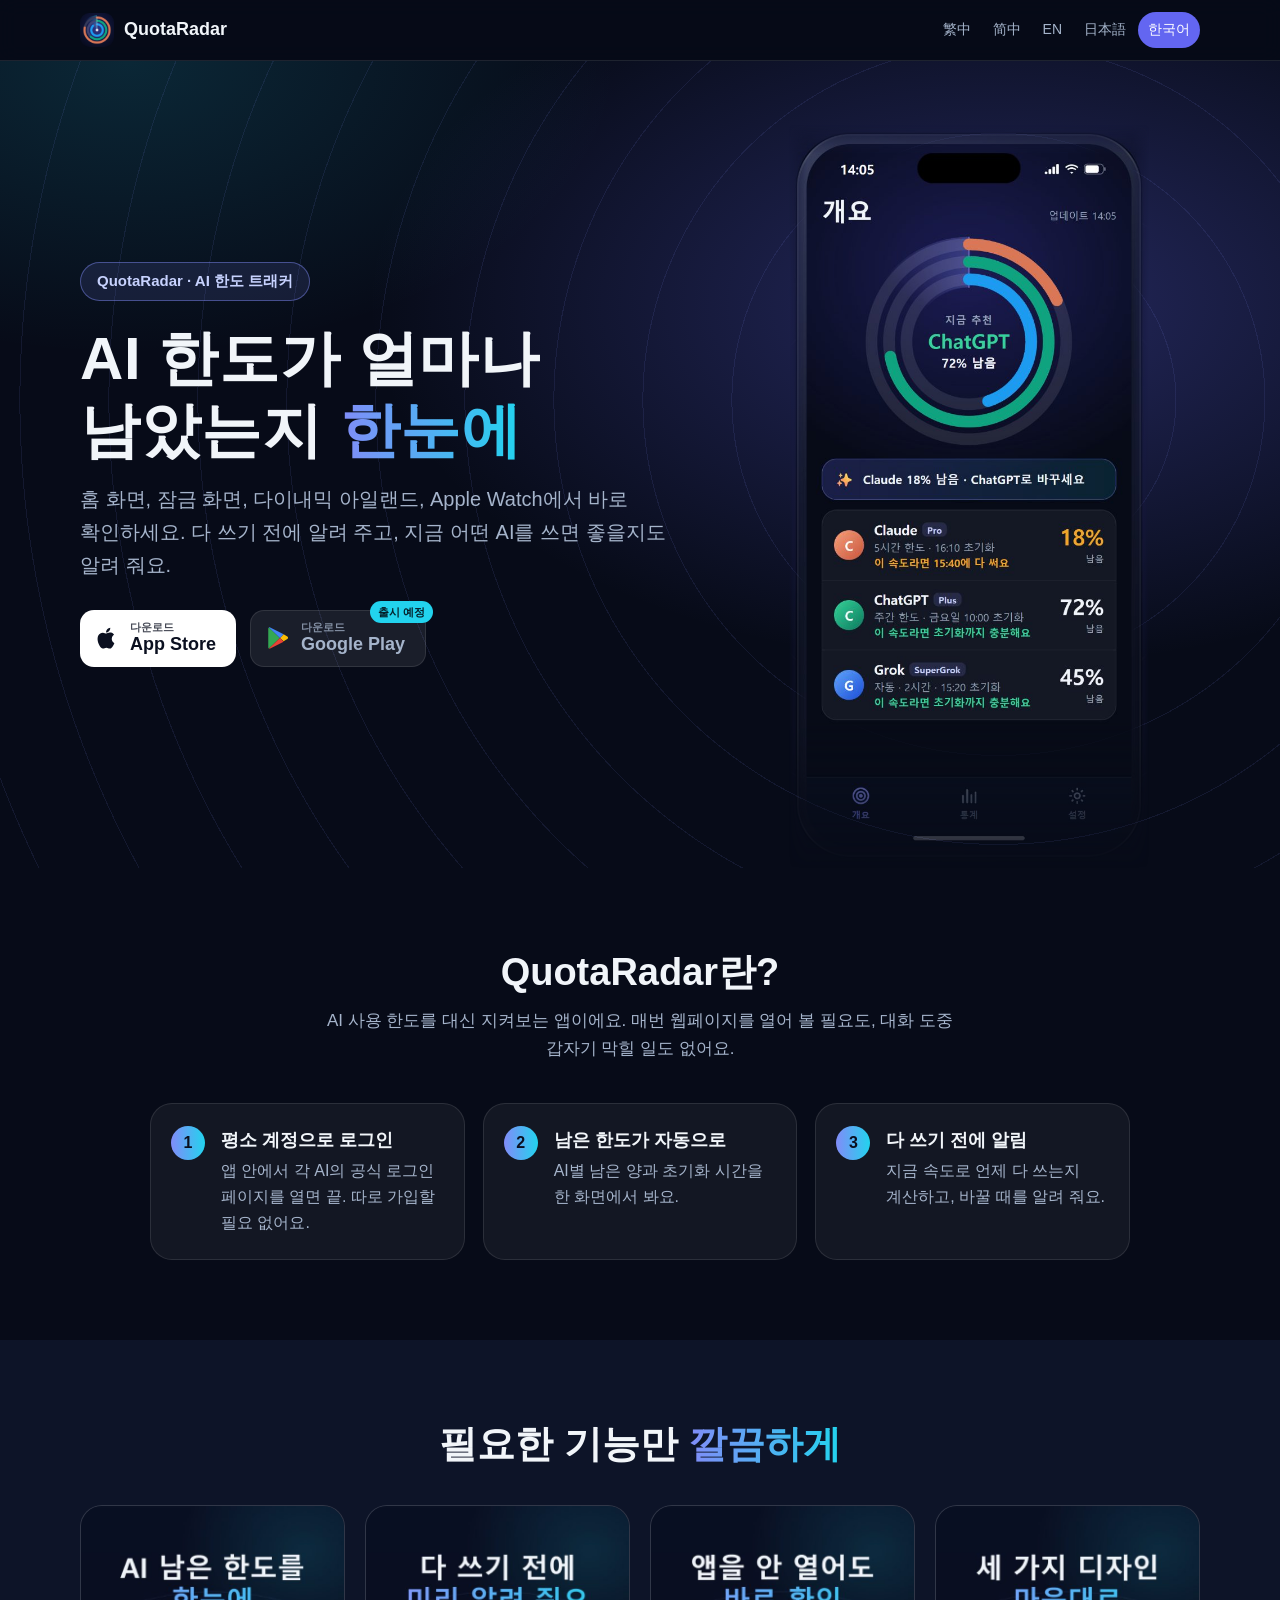
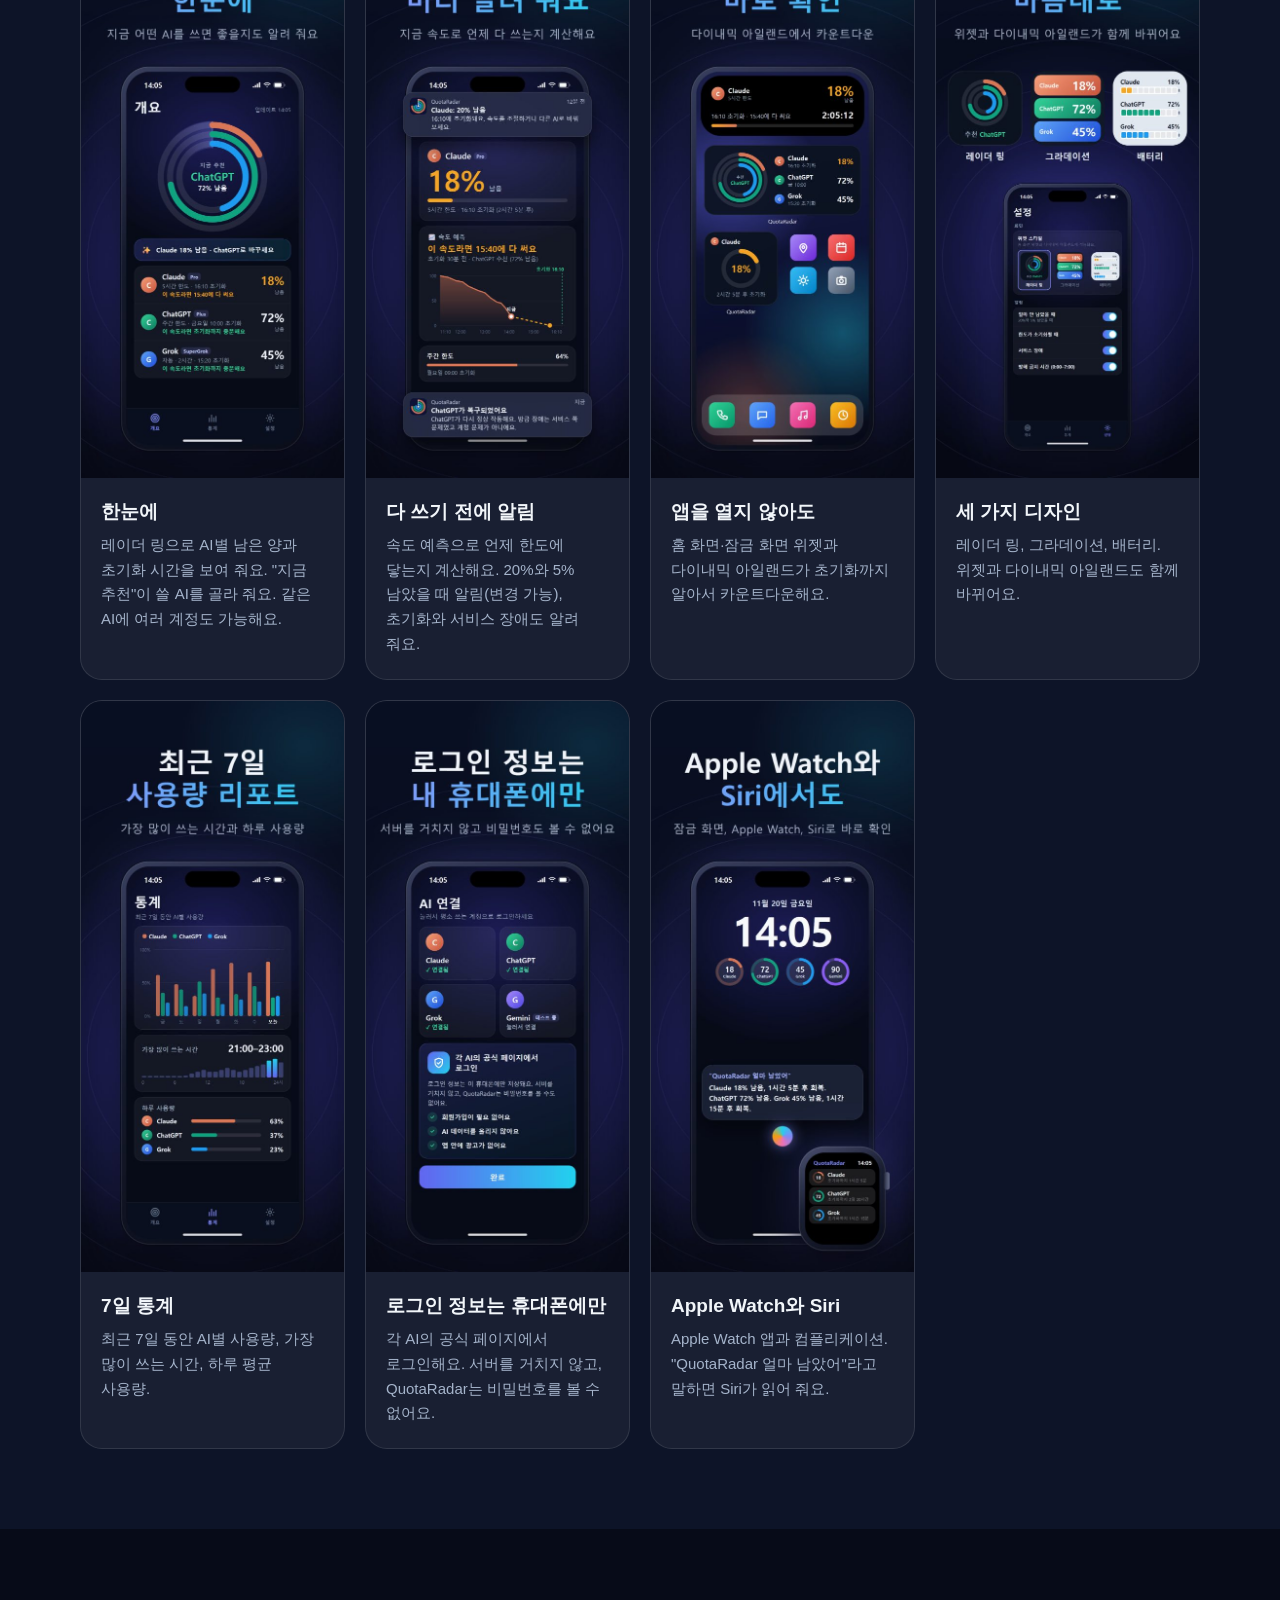
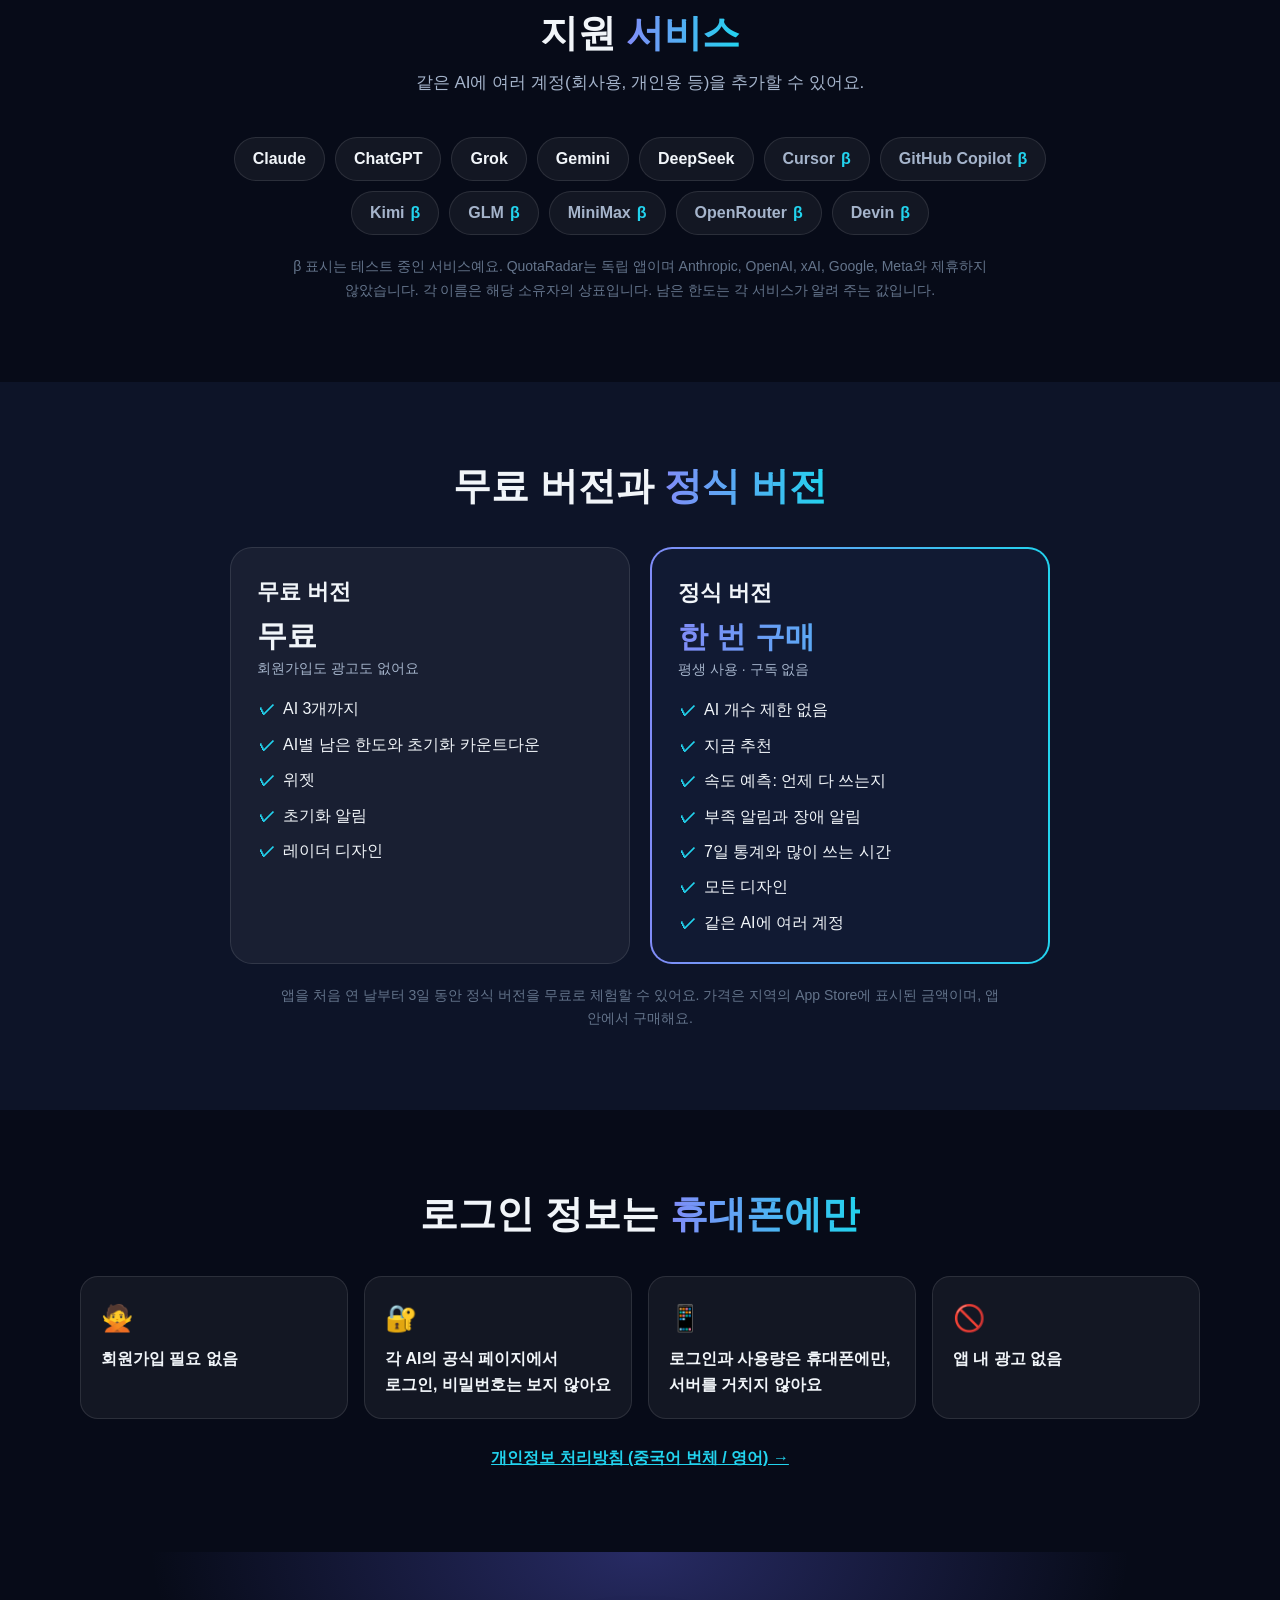
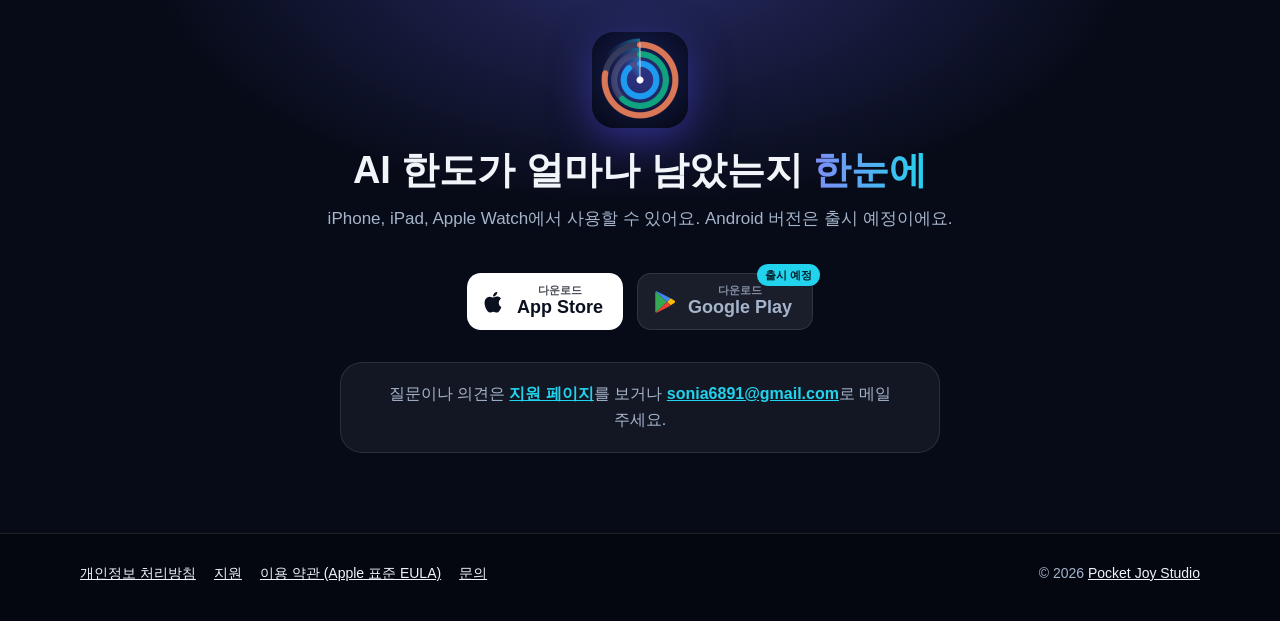
<file: ko/index.html>
<!doctype html>
<html lang="ko">
<head>
  <meta charset="utf-8">
  <meta name="viewport" content="width=device-width,initial-scale=1">
  <title>QuotaRadar | AI 한도가 얼마나 남았는지 한눈에</title>
  <meta name="description" content="Claude, ChatGPT, Grok, Gemini 등의 남은 한도와 회복까지 남은 시간을 홈 화면, 잠금 화면, 다이내믹 아일랜드, Apple Watch에서 확인하세요. 다 쓰기 전에 알려 드려요.">
  <meta name="theme-color" content="#070B18">
  <link rel="canonical" href="https://quotaradar.pocketjoystudio.com/ko/">
  <link rel="alternate" hreflang="zh-Hant" href="https://quotaradar.pocketjoystudio.com/">
  <link rel="alternate" hreflang="zh-Hans" href="https://quotaradar.pocketjoystudio.com/zh-hans/">
  <link rel="alternate" hreflang="en" href="https://quotaradar.pocketjoystudio.com/en/">
  <link rel="alternate" hreflang="ja" href="https://quotaradar.pocketjoystudio.com/ja/">
  <link rel="alternate" hreflang="ko" href="https://quotaradar.pocketjoystudio.com/ko/">
  <link rel="alternate" hreflang="x-default" href="https://quotaradar.pocketjoystudio.com/">
  <meta property="og:type" content="website">
  <meta property="og:site_name" content="QuotaRadar">
  <meta property="og:title" content="QuotaRadar | AI 한도가 얼마나 남았는지 한눈에">
  <meta property="og:description" content="Claude, ChatGPT, Grok, Gemini 등의 남은 한도와 회복까지 남은 시간을 홈 화면, 잠금 화면, 다이내믹 아일랜드, Apple Watch에서 확인하세요. 다 쓰기 전에 알려 드려요.">
  <meta property="og:image" content="https://quotaradar.pocketjoystudio.com/assets/img/og-ko.jpg">
  <meta property="og:image:width" content="1200">
  <meta property="og:image:height" content="630">
  <meta property="og:url" content="https://quotaradar.pocketjoystudio.com/ko/">
  <meta name="twitter:card" content="summary_large_image">
  <meta name="apple-itunes-app" content="app-id=6836609602">
  <link rel="icon" href="../assets/img/favicon.png" type="image/png">
  <link rel="apple-touch-icon" href="../assets/img/apple-touch-icon.png">
  <link rel="stylesheet" href="../assets/style.css">
</head>
<body>
  <header class="top">
    <div class="wrap">
      <a class="brand" href="./"><img src="../assets/img/icon-192.png" alt="" width="34" height="34">QuotaRadar</a>
      <nav class="langs" aria-label="Language"><a href="../" hreflang="zh-Hant" lang="zh-Hant" data-lang="zh">繁中</a><a href="../zh-hans/" hreflang="zh-Hans" lang="zh-Hans" data-lang="zh-hans">简中</a><a href="../en/" hreflang="en" lang="en" data-lang="en">EN</a><a href="../ja/" hreflang="ja" lang="ja" data-lang="ja">日本語</a><a href="./" hreflang="ko" lang="ko" data-lang="ko" aria-current="page">한국어</a></nav>
    </div>
  </header>

  <section class="hero">
    <div class="wrap">
      <div>
        <span class="pill">QuotaRadar · AI 한도 트래커</span>
        <h1>AI 한도가 얼마나 남았는지 <em>한눈에</em></h1>
        <p class="lead">홈 화면, 잠금 화면, 다이내믹 아일랜드, Apple Watch에서 바로 확인하세요. 다 쓰기 전에 알려 주고, 지금 어떤 AI를 쓰면 좋을지도 알려 줘요.</p>
        <div class="cta">
        <a class="store" href="https://apps.apple.com/app/id6836609602" rel="noopener" data-store="apple"><svg viewBox="0 0 24 24" aria-hidden="true"><path fill="currentColor" d="M16.4 12.6c0-2.4 2-3.6 2.1-3.7-1.1-1.7-2.9-1.9-3.5-1.9-1.5-.2-2.9.9-3.7.9-.8 0-1.9-.9-3.2-.8-1.6 0-3.1 1-4 2.4-1.7 3-.4 7.4 1.2 9.8.8 1.2 1.8 2.5 3 2.4 1.2 0 1.7-.8 3.1-.8s1.9.8 3.2.8c1.3 0 2.1-1.2 2.9-2.4.9-1.4 1.3-2.7 1.3-2.8-.1 0-2.4-.9-2.4-3.9zM14 5.5c.7-.8 1.1-1.9 1-3-1 0-2.1.7-2.8 1.5-.6.7-1.2 1.8-1 2.9 1.1.1 2.1-.6 2.8-1.4z"/></svg><span><small>다운로드</small><b>App Store</b></span></a>
        <a class="store soon" href="https://play.google.com/store/apps/details?id=com.quotaradar.app" aria-disabled="true" tabindex="-1" data-store="play"><svg viewBox="0 0 24 24" aria-hidden="true"><path fill="#34A853" d="M3.6 2.2 13.8 12 3.6 21.8c-.4-.2-.6-.6-.6-1.1V3.3c0-.5.2-.9.6-1.1z"/><path fill="#FBBC04" d="m17.2 8.6 3.4 2c.9.5.9 1.8 0 2.3l-3.4 2L13.8 12z"/><path fill="#4285F4" d="M3.6 2.2c.3-.2.8-.2 1.2 0l12.4 6.4-3.4 3.4z"/><path fill="#EA4335" d="m13.8 12 3.4 3.4-12.4 6.4c-.4.2-.9.2-1.2 0z"/></svg><span><small>다운로드</small><b>Google Play</b></span><span class="tag">출시 예정</span></a>
        </div>
      </div>
      <div class="phone"><img src="../assets/img/hero-ko.jpg" alt="한눈에" width="640" height="1320"></div>
    </div>
  </section>

  <section class="block" id="about">
    <div class="wrap">
      <h2>QuotaRadar란?</h2>
      <p class="sub">AI 사용 한도를 대신 지켜보는 앱이에요. 매번 웹페이지를 열어 볼 필요도, 대화 도중 갑자기 막힐 일도 없어요.</p>
      <ol class="steps">
        <li><b>평소 계정으로 로그인</b>앱 안에서 각 AI의 공식 로그인 페이지를 열면 끝. 따로 가입할 필요 없어요.</li>
        <li><b>남은 한도가 자동으로</b>AI별 남은 양과 초기화 시간을 한 화면에서 봐요.</li>
        <li><b>다 쓰기 전에 알림</b>지금 속도로 언제 다 쓰는지 계산하고, 바꿀 때를 알려 줘요.</li>
      </ol>
    </div>
  </section>

  <section class="block alt" id="features">
    <div class="wrap">
      <h2>필요한 기능만 <em>깔끔하게</em></h2>
      <div class="features">
        <div class="feat"><img src="../assets/shots/ko-1-overview.jpg" alt="한눈에" loading="lazy" width="540" height="1173"><div><h3>한눈에</h3><p>레이더 링으로 AI별 남은 양과 초기화 시간을 보여 줘요. "지금 추천"이 쓸 AI를 골라 줘요. 같은 AI에 여러 계정도 가능해요.</p></div></div>
        <div class="feat"><img src="../assets/shots/ko-2-pace-alerts.jpg" alt="다 쓰기 전에 알림" loading="lazy" width="540" height="1173"><div><h3>다 쓰기 전에 알림</h3><p>속도 예측으로 언제 한도에 닿는지 계산해요. 20%와 5% 남았을 때 알림(변경 가능), 초기화와 서비스 장애도 알려 줘요.</p></div></div>
        <div class="feat"><img src="../assets/shots/ko-3-island-widget.jpg" alt="앱을 열지 않아도" loading="lazy" width="540" height="1173"><div><h3>앱을 열지 않아도</h3><p>홈 화면·잠금 화면 위젯과 다이내믹 아일랜드가 초기화까지 알아서 카운트다운해요.</p></div></div>
        <div class="feat"><img src="../assets/shots/ko-4-themes.jpg" alt="세 가지 디자인" loading="lazy" width="540" height="1173"><div><h3>세 가지 디자인</h3><p>레이더 링, 그라데이션, 배터리. 위젯과 다이내믹 아일랜드도 함께 바뀌어요.</p></div></div>
        <div class="feat"><img src="../assets/shots/ko-5-stats.jpg" alt="7일 통계" loading="lazy" width="540" height="1173"><div><h3>7일 통계</h3><p>최근 7일 동안 AI별 사용량, 가장 많이 쓰는 시간, 하루 평균 사용량.</p></div></div>
        <div class="feat"><img src="../assets/shots/ko-6-privacy.jpg" alt="로그인 정보는 휴대폰에만" loading="lazy" width="540" height="1173"><div><h3>로그인 정보는 휴대폰에만</h3><p>각 AI의 공식 페이지에서 로그인해요. 서버를 거치지 않고, QuotaRadar는 비밀번호를 볼 수 없어요.</p></div></div>
        <div class="feat"><img src="../assets/shots/ko-7-watch-siri.jpg" alt="Apple Watch와 Siri" loading="lazy" width="540" height="1173"><div><h3>Apple Watch와 Siri</h3><p>Apple Watch 앱과 컴플리케이션. "QuotaRadar 얼마 남았어"라고 말하면 Siri가 읽어 줘요.</p></div></div>
      </div>
    </div>
  </section>

  <section class="block" id="ai">
    <div class="wrap">
      <h2>지원 <em>서비스</em></h2>
      <p class="sub">같은 AI에 여러 계정(회사용, 개인용 등)을 추가할 수 있어요.</p>
      <ul class="chips">
        <li>Claude</li>
        <li>ChatGPT</li>
        <li>Grok</li>
        <li>Gemini</li>
        <li>DeepSeek</li>
        <li class="beta">Cursor</li>
        <li class="beta">GitHub Copilot</li>
        <li class="beta">Kimi</li>
        <li class="beta">GLM</li>
        <li class="beta">MiniMax</li>
        <li class="beta">OpenRouter</li>
        <li class="beta">Devin</li>
      </ul>
      <p class="fine">β 표시는 테스트 중인 서비스예요. QuotaRadar는 독립 앱이며 Anthropic, OpenAI, xAI, Google, Meta와 제휴하지 않았습니다. 각 이름은 해당 소유자의 상표입니다. 남은 한도는 각 서비스가 알려 주는 값입니다.</p>
    </div>
  </section>

  <section class="block alt" id="plans">
    <div class="wrap">
      <h2>무료 버전과 <em>정식 버전</em></h2>
      <div class="plans">
        <div class="plan"><h3>무료 버전</h3><div class="price">무료</div><p class="note">회원가입도 광고도 없어요</p><ul><li>AI 3개까지</li><li>AI별 남은 한도와 초기화 카운트다운</li><li>위젯</li><li>초기화 알림</li><li>레이더 디자인</li></ul></div>
        <div class="plan pro"><h3>정식 버전</h3><div class="price">한 번 구매</div><p class="note">평생 사용 · 구독 없음</p><ul><li>AI 개수 제한 없음</li><li>지금 추천</li><li>속도 예측: 언제 다 쓰는지</li><li>부족 알림과 장애 알림</li><li>7일 통계와 많이 쓰는 시간</li><li>모든 디자인</li><li>같은 AI에 여러 계정</li></ul></div>
      </div>
      <p class="fine">앱을 처음 연 날부터 3일 동안 정식 버전을 무료로 체험할 수 있어요. 가격은 지역의 App Store에 표시된 금액이며, 앱 안에서 구매해요.</p>
    </div>
  </section>

  <section class="block" id="privacy">
    <div class="wrap">
      <h2>로그인 정보는 <em>휴대폰에만</em></h2>
      <div class="trust"><div><span>🙅</span>회원가입 필요 없음</div><div><span>🔐</span>각 AI의 공식 페이지에서 로그인, 비밀번호는 보지 않아요</div><div><span>📱</span>로그인과 사용량은 휴대폰에만, 서버를 거치지 않아요</div><div><span>🚫</span>앱 내 광고 없음</div></div>
      <p class="more"><a href="../privacy/">개인정보 처리방침 (중국어 번체 / 영어) →</a></p>
    </div>
  </section>

  <section class="block end" id="download">
    <div class="wrap">
      <img class="icon" src="../assets/img/icon-192.png" alt="" width="96" height="96">
      <h2>AI 한도가 얼마나 남았는지 <em>한눈에</em></h2>
      <p class="sub">iPhone, iPad, Apple Watch에서 사용할 수 있어요. Android 버전은 출시 예정이에요.</p>
      <div class="cta">
        <a class="store" href="https://apps.apple.com/app/id6836609602" rel="noopener" data-store="apple"><svg viewBox="0 0 24 24" aria-hidden="true"><path fill="currentColor" d="M16.4 12.6c0-2.4 2-3.6 2.1-3.7-1.1-1.7-2.9-1.9-3.5-1.9-1.5-.2-2.9.9-3.7.9-.8 0-1.9-.9-3.2-.8-1.6 0-3.1 1-4 2.4-1.7 3-.4 7.4 1.2 9.8.8 1.2 1.8 2.5 3 2.4 1.2 0 1.7-.8 3.1-.8s1.9.8 3.2.8c1.3 0 2.1-1.2 2.9-2.4.9-1.4 1.3-2.7 1.3-2.8-.1 0-2.4-.9-2.4-3.9zM14 5.5c.7-.8 1.1-1.9 1-3-1 0-2.1.7-2.8 1.5-.6.7-1.2 1.8-1 2.9 1.1.1 2.1-.6 2.8-1.4z"/></svg><span><small>다운로드</small><b>App Store</b></span></a>
        <a class="store soon" href="https://play.google.com/store/apps/details?id=com.quotaradar.app" aria-disabled="true" tabindex="-1" data-store="play"><svg viewBox="0 0 24 24" aria-hidden="true"><path fill="#34A853" d="M3.6 2.2 13.8 12 3.6 21.8c-.4-.2-.6-.6-.6-1.1V3.3c0-.5.2-.9.6-1.1z"/><path fill="#FBBC04" d="m17.2 8.6 3.4 2c.9.5.9 1.8 0 2.3l-3.4 2L13.8 12z"/><path fill="#4285F4" d="M3.6 2.2c.3-.2.8-.2 1.2 0l12.4 6.4-3.4 3.4z"/><path fill="#EA4335" d="m13.8 12 3.4 3.4-12.4 6.4c-.4.2-.9.2-1.2 0z"/></svg><span><small>다운로드</small><b>Google Play</b></span><span class="tag">출시 예정</span></a>
      </div>
      <p class="contact">질문이나 의견은 <a href="../support/">지원 페이지</a>를 보거나 <a href="mailto:sonia6891@gmail.com">sonia6891@gmail.com</a>로 메일 주세요.</p>
    </div>
  </section>

  <footer>
    <div class="wrap">
      <nav>
        <a href="../privacy/">개인정보 처리방침</a>
        <a href="../support/">지원</a>
        <a href="https://www.apple.com/legal/internet-services/itunes/dev/stdeula/" rel="noopener">이용 약관 (Apple 표준 EULA)</a>
        <a href="mailto:sonia6891@gmail.com">문의</a>
      </nav>
      <span>© 2026 <a href="https://pocketjoystudio.com/" rel="noopener">Pocket Joy Studio</a></span>
    </div>
  </footer>
  <script>
    document.querySelectorAll('[data-lang]').forEach(function (a) {
      a.addEventListener('click', function () { try { localStorage.setItem('quotaradar-lang', a.getAttribute('data-lang')); } catch (e) {} });
    });
  </script>
</body>
</html>
</file>
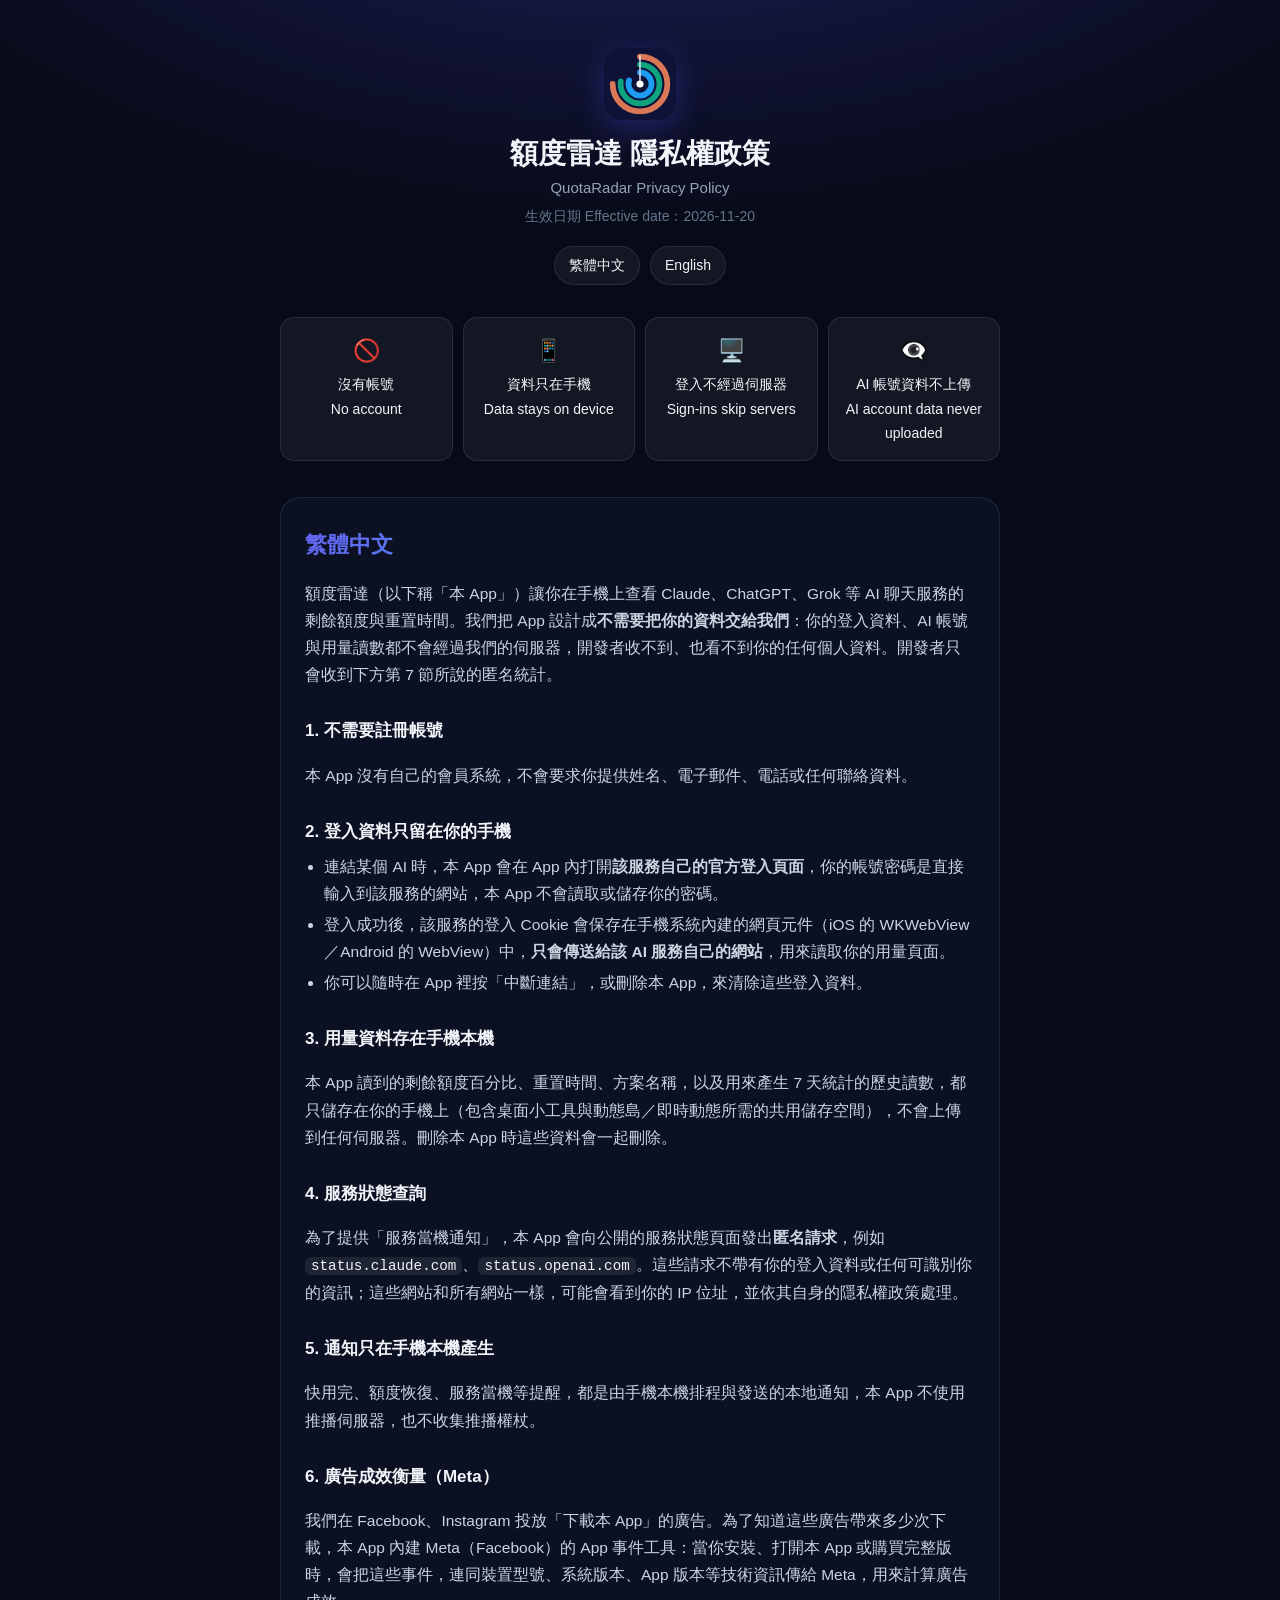
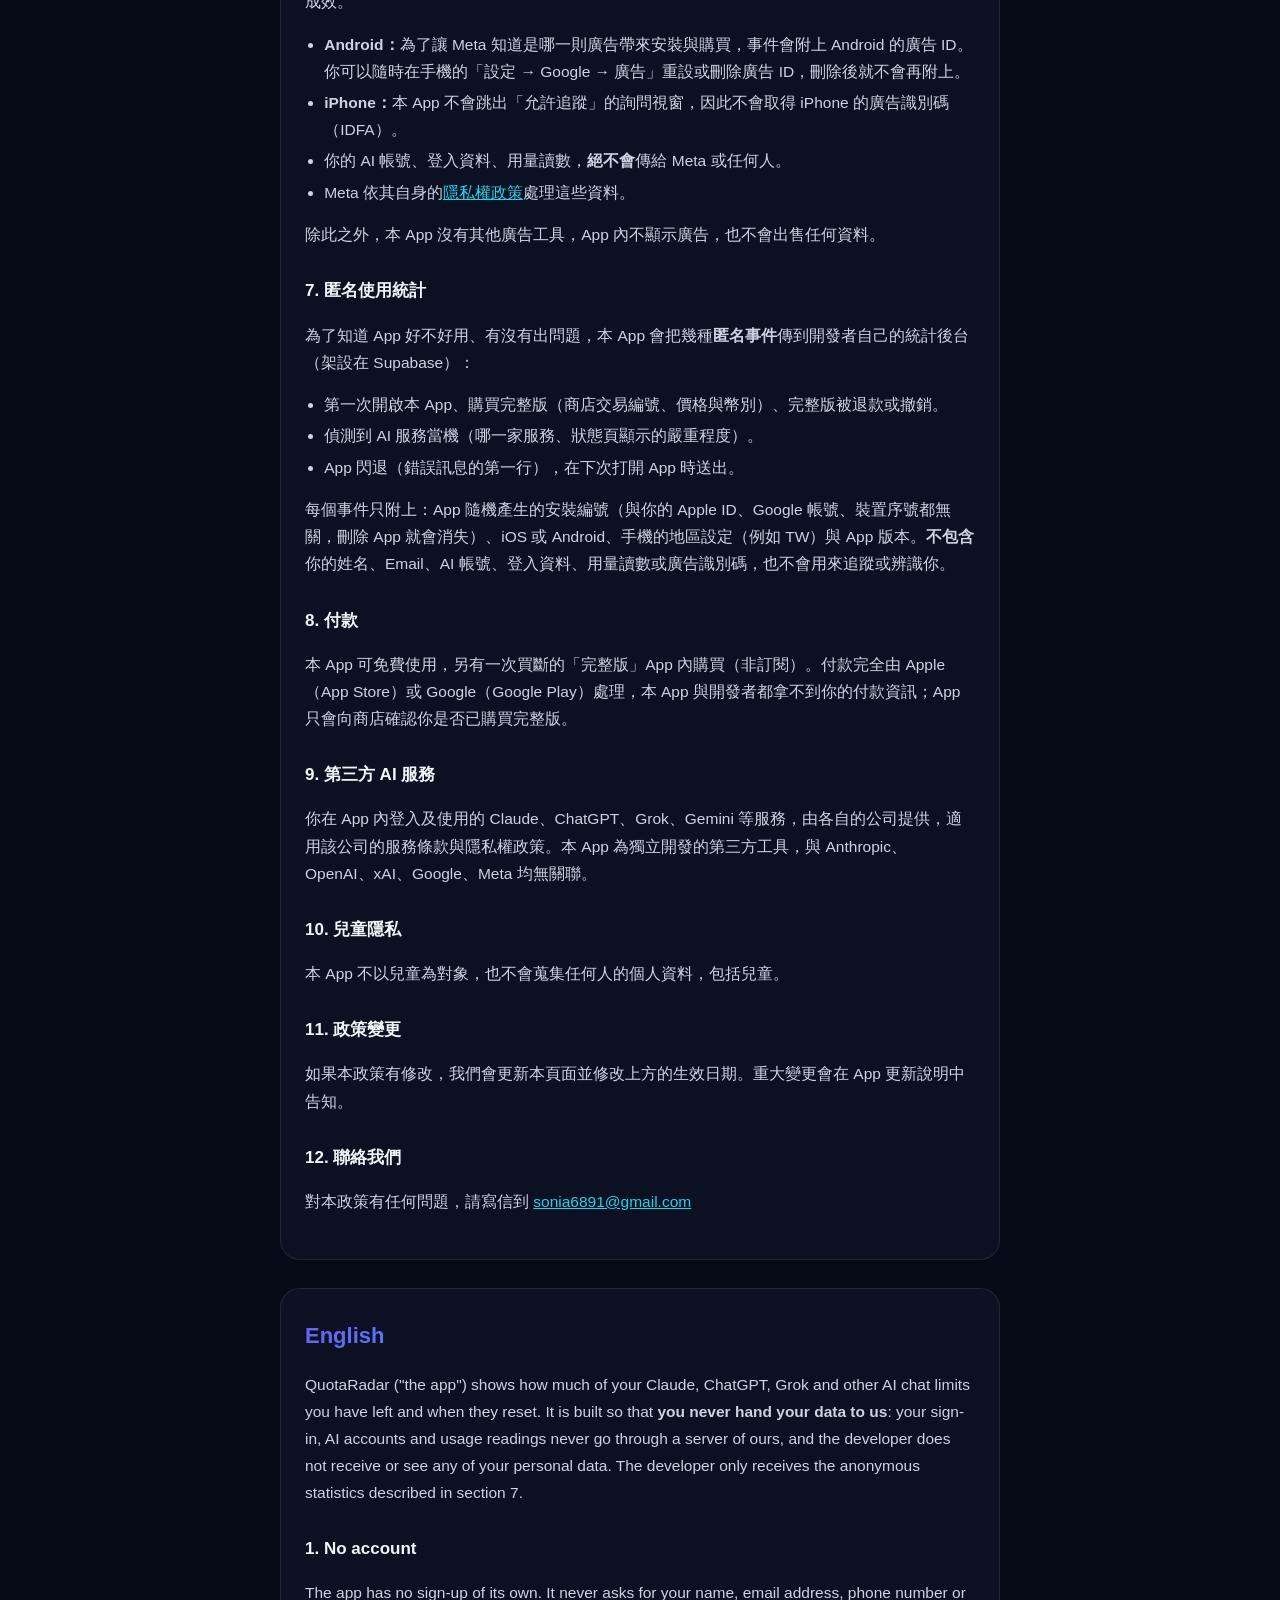
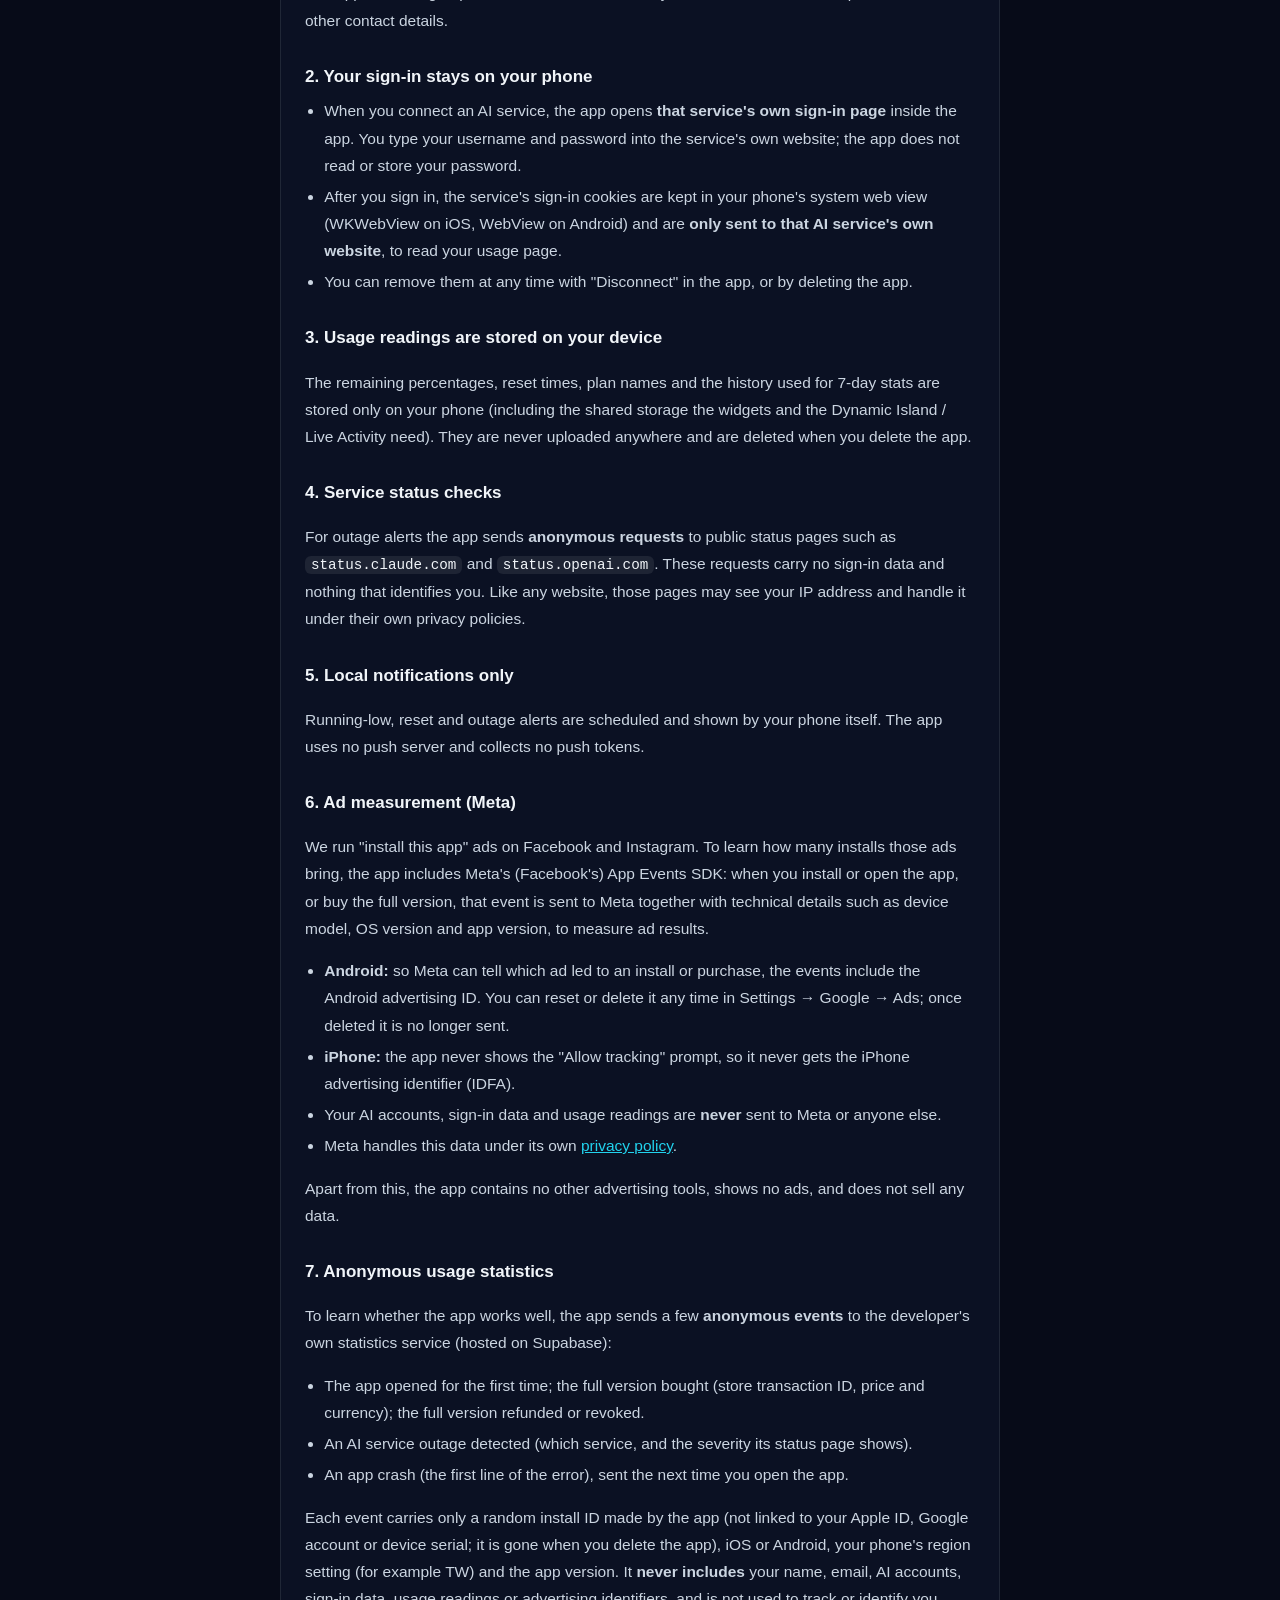
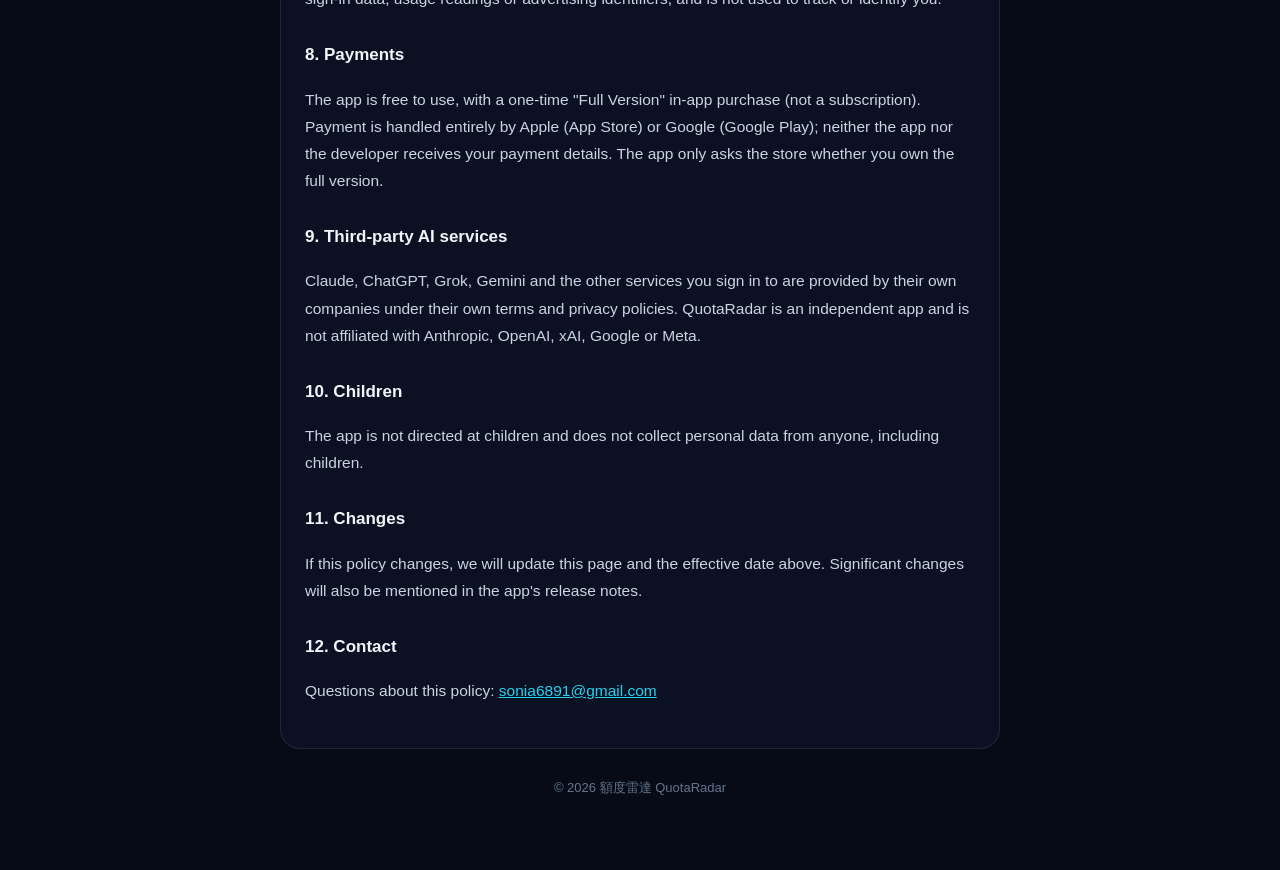
<file: privacy/index.html>
<!doctype html>
<html lang="zh-Hant">
<head>
<meta charset="utf-8">
<meta name="viewport" content="width=device-width, initial-scale=1">
<link rel="icon" href="../assets/img/favicon.png" type="image/png">
<title>額度雷達 隱私權政策 · QuotaRadar Privacy Policy</title>
<meta name="description" content="額度雷達（QuotaRadar）隱私權政策：沒有帳號、登入不經過伺服器、AI 帳號資料不上傳。登入只留在你的手機。">
<style>
  :root {
    --bg: #070B18; --bg2: #0D1428; --card: rgba(255,255,255,0.05); --border: rgba(255,255,255,0.09);
    --text: #F1F5F9; --sub: #94A3B8; --faint: #64748B; --accent: #818CF8; --accent2: #22D3EE;
  }
  * { box-sizing: border-box; }
  html { -webkit-text-size-adjust: 100%; }
  body {
    margin: 0; color: var(--text); line-height: 1.75;
    font-family: -apple-system, BlinkMacSystemFont, "PingFang TC", "Noto Sans TC", "Microsoft JhengHei", "Segoe UI", Roboto, sans-serif;
    background: radial-gradient(1200px 600px at 50% -200px, rgba(79,70,229,0.35), transparent 70%), var(--bg);
    min-height: 100vh;
  }
  .wrap { max-width: 760px; margin: 0 auto; padding: 48px 20px 72px; }
  header { text-align: center; margin-bottom: 32px; }
  .logo { width: 72px; height: 72px; margin: 0 auto 16px; border-radius: 18px; overflow: hidden;
    box-shadow: 0 8px 30px rgba(79,70,229,0.35); }
  .logo svg { width: 100%; height: 100%; display: block; }
  h1 { font-size: 28px; line-height: 1.3; margin: 0 0 6px; }
  h1 small { display: block; font-size: 15px; font-weight: 500; color: var(--sub); margin-top: 6px; }
  .meta { color: var(--faint); font-size: 14px; }
  .lang-nav { display: flex; justify-content: center; gap: 10px; margin-top: 18px; }
  .lang-nav a { color: var(--text); text-decoration: none; font-size: 14px; padding: 6px 14px; border-radius: 999px;
    border: 1px solid var(--border); background: var(--card); }
  .lang-nav a:hover { border-color: var(--accent); }
  .summary { display: grid; grid-template-columns: repeat(auto-fit, minmax(150px, 1fr)); gap: 10px; margin: 0 0 36px; }
  .pill { background: var(--card); border: 1px solid var(--border); border-radius: 14px; padding: 14px; text-align: center; font-size: 14px; }
  .pill b { display: block; font-size: 22px; margin-bottom: 2px; }
  section.lang { background: rgba(13,20,40,0.7); border: 1px solid var(--border); border-radius: 20px; padding: 28px 24px; margin-bottom: 28px; }
  section.lang > h2 { margin: 0 0 4px; font-size: 22px;
    background: linear-gradient(90deg, #6366F1, #22D3EE); -webkit-background-clip: text; background-clip: text; color: transparent; }
  h3 { font-size: 17px; margin: 28px 0 6px; color: var(--text); }
  p, li { color: #CBD5E1; font-size: 15.5px; }
  ul { padding-left: 1.2em; margin: 6px 0; }
  li { margin: 4px 0; }
  code { background: rgba(255,255,255,0.08); border-radius: 6px; padding: 1px 6px; font-size: 0.92em; color: var(--text); }
  a { color: var(--accent2); }
  .note { font-size: 14px; color: var(--sub); border-left: 3px solid var(--accent); padding: 4px 0 4px 12px; margin: 12px 0; }
  footer { text-align: center; color: var(--faint); font-size: 13px; margin-top: 24px; }
  @media (max-width: 480px) { h1 { font-size: 24px; } section.lang { padding: 22px 16px; } }
</style>
</head>
<body>
<div class="wrap">
  <header>
    <div class="logo" aria-hidden="true">
      <svg viewBox="0 0 100 100"><rect width="100" height="100" rx="22" fill="#0D1236"/>
        <circle cx="50" cy="50" r="38" fill="none" stroke="#D97757" stroke-width="8" stroke-linecap="round" stroke-dasharray="179 239" transform="rotate(-90 50 50)"/>
        <circle cx="50" cy="50" r="27" fill="none" stroke="#10A37F" stroke-width="8" stroke-linecap="round" stroke-dasharray="130 170" transform="rotate(-90 50 50)"/>
        <circle cx="50" cy="50" r="16" fill="none" stroke="#1D9BF0" stroke-width="8" stroke-linecap="round" stroke-dasharray="80 101" transform="rotate(-90 50 50)"/>
        <line x1="50" y1="50" x2="50" y2="10" stroke="#E2E8F0" stroke-width="2"/><circle cx="50" cy="50" r="5" fill="#fff"/></svg>
    </div>
    <h1>額度雷達 隱私權政策<small>QuotaRadar Privacy Policy</small></h1>
    <div class="meta">生效日期 Effective date：2026-11-20</div>
    <nav class="lang-nav"><a href="#zh">繁體中文</a><a href="#en">English</a></nav>
  </header>

  <div class="summary" aria-label="重點 Summary">
    <div class="pill"><b>🚫</b>沒有帳號<br>No account</div>
    <div class="pill"><b>📱</b>資料只在手機<br>Data stays on device</div>
    <div class="pill"><b>🖥️</b>登入不經過伺服器<br>Sign-ins skip servers</div>
    <div class="pill"><b>👁️‍🗨️</b>AI 帳號資料不上傳<br>AI account data never uploaded</div>
  </div>

  <section class="lang" id="zh" lang="zh-Hant">
    <h2>繁體中文</h2>
    <p>額度雷達（以下稱「本 App」）讓你在手機上查看 Claude、ChatGPT、Grok 等 AI 聊天服務的剩餘額度與重置時間。我們把 App 設計成<strong>不需要把你的資料交給我們</strong>：你的登入資料、AI 帳號與用量讀數都不會經過我們的伺服器，開發者收不到、也看不到你的任何個人資料。開發者只會收到下方第 7 節所說的匿名統計。</p>

    <h3>1. 不需要註冊帳號</h3>
    <p>本 App 沒有自己的會員系統，不會要求你提供姓名、電子郵件、電話或任何聯絡資料。</p>

    <h3>2. 登入資料只留在你的手機</h3>
    <ul>
      <li>連結某個 AI 時，本 App 會在 App 內打開<strong>該服務自己的官方登入頁面</strong>，你的帳號密碼是直接輸入到該服務的網站，本 App 不會讀取或儲存你的密碼。</li>
      <li>登入成功後，該服務的登入 Cookie 會保存在手機系統內建的網頁元件（iOS 的 WKWebView／Android 的 WebView）中，<strong>只會傳送給該 AI 服務自己的網站</strong>，用來讀取你的用量頁面。</li>
      <li>你可以隨時在 App 裡按「中斷連結」，或刪除本 App，來清除這些登入資料。</li>
    </ul>

    <h3>3. 用量資料存在手機本機</h3>
    <p>本 App 讀到的剩餘額度百分比、重置時間、方案名稱，以及用來產生 7 天統計的歷史讀數，都只儲存在你的手機上（包含桌面小工具與動態島／即時動態所需的共用儲存空間），不會上傳到任何伺服器。刪除本 App 時這些資料會一起刪除。</p>

    <h3>4. 服務狀態查詢</h3>
    <p>為了提供「服務當機通知」，本 App 會向公開的服務狀態頁面發出<strong>匿名請求</strong>，例如 <code>status.claude.com</code>、<code>status.openai.com</code>。這些請求不帶有你的登入資料或任何可識別你的資訊；這些網站和所有網站一樣，可能會看到你的 IP 位址，並依其自身的隱私權政策處理。</p>

    <h3>5. 通知只在手機本機產生</h3>
    <p>快用完、額度恢復、服務當機等提醒，都是由手機本機排程與發送的本地通知，本 App 不使用推播伺服器，也不收集推播權杖。</p>

    <h3>6. 廣告成效衡量（Meta）</h3>
    <p>我們在 Facebook、Instagram 投放「下載本 App」的廣告。為了知道這些廣告帶來多少次下載，本 App 內建 Meta（Facebook）的 App 事件工具：當你安裝、打開本 App 或購買完整版時，會把這些事件，連同裝置型號、系統版本、App 版本等技術資訊傳給 Meta，用來計算廣告成效。</p>
    <ul>
      <li><strong>Android：</strong>為了讓 Meta 知道是哪一則廣告帶來安裝與購買，事件會附上 Android 的廣告 ID。你可以隨時在手機的「設定 → Google → 廣告」重設或刪除廣告 ID，刪除後就不會再附上。</li>
      <li><strong>iPhone：</strong>本 App 不會跳出「允許追蹤」的詢問視窗，因此不會取得 iPhone 的廣告識別碼（IDFA）。</li>
      <li>你的 AI 帳號、登入資料、用量讀數，<strong>絕不會</strong>傳給 Meta 或任何人。</li>
      <li>Meta 依其自身的<a href="https://www.facebook.com/privacy/policy/">隱私權政策</a>處理這些資料。</li>
    </ul>
    <p>除此之外，本 App 沒有其他廣告工具，App 內不顯示廣告，也不會出售任何資料。</p>

    <h3>7. 匿名使用統計</h3>
    <p>為了知道 App 好不好用、有沒有出問題，本 App 會把幾種<strong>匿名事件</strong>傳到開發者自己的統計後台（架設在 Supabase）：</p>
    <ul>
      <li>第一次開啟本 App、購買完整版（商店交易編號、價格與幣別）、完整版被退款或撤銷。</li>
      <li>偵測到 AI 服務當機（哪一家服務、狀態頁顯示的嚴重程度）。</li>
      <li>App 閃退（錯誤訊息的第一行），在下次打開 App 時送出。</li>
    </ul>
    <p>每個事件只附上：App 隨機產生的安裝編號（與你的 Apple ID、Google 帳號、裝置序號都無關，刪除 App 就會消失）、iOS 或 Android、手機的地區設定（例如 TW）與 App 版本。<strong>不包含</strong>你的姓名、Email、AI 帳號、登入資料、用量讀數或廣告識別碼，也不會用來追蹤或辨識你。</p>

    <h3>8. 付款</h3>
    <p>本 App 可免費使用，另有一次買斷的「完整版」App 內購買（非訂閱）。付款完全由 Apple（App Store）或 Google（Google Play）處理，本 App 與開發者都拿不到你的付款資訊；App 只會向商店確認你是否已購買完整版。</p>

    <h3>9. 第三方 AI 服務</h3>
    <p>你在 App 內登入及使用的 Claude、ChatGPT、Grok、Gemini 等服務，由各自的公司提供，適用該公司的服務條款與隱私權政策。本 App 為獨立開發的第三方工具，與 Anthropic、OpenAI、xAI、Google、Meta 均無關聯。</p>

    <h3>10. 兒童隱私</h3>
    <p>本 App 不以兒童為對象，也不會蒐集任何人的個人資料，包括兒童。</p>

    <h3>11. 政策變更</h3>
    <p>如果本政策有修改，我們會更新本頁面並修改上方的生效日期。重大變更會在 App 更新說明中告知。</p>

    <h3>12. 聯絡我們</h3>
    <p>對本政策有任何問題，請寫信到 <a href="mailto:sonia6891@gmail.com" style="color:#22D3EE">sonia6891@gmail.com</a></p>
  </section>

  <section class="lang" id="en" lang="en">
    <h2>English</h2>
    <p>QuotaRadar ("the app") shows how much of your Claude, ChatGPT, Grok and other AI chat limits you have left and when they reset. It is built so that <strong>you never hand your data to us</strong>: your sign-in, AI accounts and usage readings never go through a server of ours, and the developer does not receive or see any of your personal data. The developer only receives the anonymous statistics described in section 7.</p>

    <h3>1. No account</h3>
    <p>The app has no sign-up of its own. It never asks for your name, email address, phone number or other contact details.</p>

    <h3>2. Your sign-in stays on your phone</h3>
    <ul>
      <li>When you connect an AI service, the app opens <strong>that service's own sign-in page</strong> inside the app. You type your username and password into the service's own website; the app does not read or store your password.</li>
      <li>After you sign in, the service's sign-in cookies are kept in your phone's system web view (WKWebView on iOS, WebView on Android) and are <strong>only sent to that AI service's own website</strong>, to read your usage page.</li>
      <li>You can remove them at any time with "Disconnect" in the app, or by deleting the app.</li>
    </ul>

    <h3>3. Usage readings are stored on your device</h3>
    <p>The remaining percentages, reset times, plan names and the history used for 7-day stats are stored only on your phone (including the shared storage the widgets and the Dynamic Island / Live Activity need). They are never uploaded anywhere and are deleted when you delete the app.</p>

    <h3>4. Service status checks</h3>
    <p>For outage alerts the app sends <strong>anonymous requests</strong> to public status pages such as <code>status.claude.com</code> and <code>status.openai.com</code>. These requests carry no sign-in data and nothing that identifies you. Like any website, those pages may see your IP address and handle it under their own privacy policies.</p>

    <h3>5. Local notifications only</h3>
    <p>Running-low, reset and outage alerts are scheduled and shown by your phone itself. The app uses no push server and collects no push tokens.</p>

    <h3>6. Ad measurement (Meta)</h3>
    <p>We run "install this app" ads on Facebook and Instagram. To learn how many installs those ads bring, the app includes Meta's (Facebook's) App Events SDK: when you install or open the app, or buy the full version, that event is sent to Meta together with technical details such as device model, OS version and app version, to measure ad results.</p>
    <ul>
      <li><strong>Android:</strong> so Meta can tell which ad led to an install or purchase, the events include the Android advertising ID. You can reset or delete it any time in Settings → Google → Ads; once deleted it is no longer sent.</li>
      <li><strong>iPhone:</strong> the app never shows the "Allow tracking" prompt, so it never gets the iPhone advertising identifier (IDFA).</li>
      <li>Your AI accounts, sign-in data and usage readings are <strong>never</strong> sent to Meta or anyone else.</li>
      <li>Meta handles this data under its own <a href="https://www.facebook.com/privacy/policy/">privacy policy</a>.</li>
    </ul>
    <p>Apart from this, the app contains no other advertising tools, shows no ads, and does not sell any data.</p>

    <h3>7. Anonymous usage statistics</h3>
    <p>To learn whether the app works well, the app sends a few <strong>anonymous events</strong> to the developer's own statistics service (hosted on Supabase):</p>
    <ul>
      <li>The app opened for the first time; the full version bought (store transaction ID, price and currency); the full version refunded or revoked.</li>
      <li>An AI service outage detected (which service, and the severity its status page shows).</li>
      <li>An app crash (the first line of the error), sent the next time you open the app.</li>
    </ul>
    <p>Each event carries only a random install ID made by the app (not linked to your Apple ID, Google account or device serial; it is gone when you delete the app), iOS or Android, your phone's region setting (for example TW) and the app version. It <strong>never includes</strong> your name, email, AI accounts, sign-in data, usage readings or advertising identifiers, and is not used to track or identify you.</p>

    <h3>8. Payments</h3>
    <p>The app is free to use, with a one-time "Full Version" in-app purchase (not a subscription). Payment is handled entirely by Apple (App Store) or Google (Google Play); neither the app nor the developer receives your payment details. The app only asks the store whether you own the full version.</p>

    <h3>9. Third-party AI services</h3>
    <p>Claude, ChatGPT, Grok, Gemini and the other services you sign in to are provided by their own companies under their own terms and privacy policies. QuotaRadar is an independent app and is not affiliated with Anthropic, OpenAI, xAI, Google or Meta.</p>

    <h3>10. Children</h3>
    <p>The app is not directed at children and does not collect personal data from anyone, including children.</p>

    <h3>11. Changes</h3>
    <p>If this policy changes, we will update this page and the effective date above. Significant changes will also be mentioned in the app's release notes.</p>

    <h3>12. Contact</h3>
    <p>Questions about this policy: <a href="mailto:sonia6891@gmail.com" style="color:#22D3EE">sonia6891@gmail.com</a></p>
  </section>

  <footer>© 2026 額度雷達 QuotaRadar</footer>
</div>
</body>
</html>
</file>
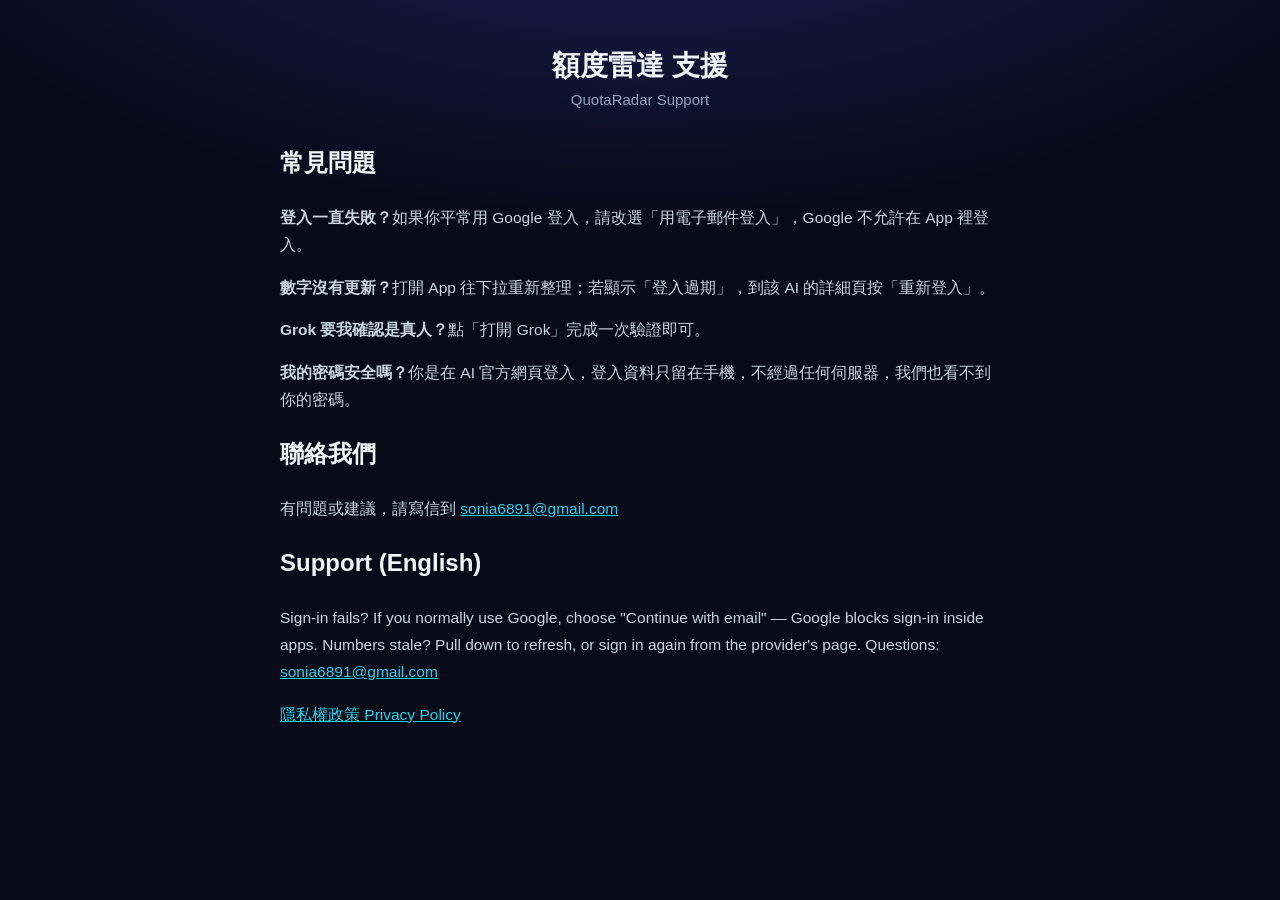
<file: support/index.html>
<!doctype html>
<html lang="zh-Hant">
<head>
<meta charset="utf-8">
<meta name="viewport" content="width=device-width, initial-scale=1">
<link rel="icon" href="../assets/img/favicon.png" type="image/png">
<title>額度雷達 支援 · QuotaRadar Support</title>
<meta name="description" content="額度雷達（QuotaRadar）隱私權政策：沒有帳號、登入不經過伺服器、AI 帳號資料不上傳。登入只留在你的手機。">
<style>
  :root {
    --bg: #070B18; --bg2: #0D1428; --card: rgba(255,255,255,0.05); --border: rgba(255,255,255,0.09);
    --text: #F1F5F9; --sub: #94A3B8; --faint: #64748B; --accent: #818CF8; --accent2: #22D3EE;
  }
  * { box-sizing: border-box; }
  html { -webkit-text-size-adjust: 100%; }
  body {
    margin: 0; color: var(--text); line-height: 1.75;
    font-family: -apple-system, BlinkMacSystemFont, "PingFang TC", "Noto Sans TC", "Microsoft JhengHei", "Segoe UI", Roboto, sans-serif;
    background: radial-gradient(1200px 600px at 50% -200px, rgba(79,70,229,0.35), transparent 70%), var(--bg);
    min-height: 100vh;
  }
  .wrap { max-width: 760px; margin: 0 auto; padding: 48px 20px 72px; }
  header { text-align: center; margin-bottom: 32px; }
  .logo { width: 72px; height: 72px; margin: 0 auto 16px; border-radius: 18px; overflow: hidden;
    box-shadow: 0 8px 30px rgba(79,70,229,0.35); }
  .logo svg { width: 100%; height: 100%; display: block; }
  h1 { font-size: 28px; line-height: 1.3; margin: 0 0 6px; }
  h1 small { display: block; font-size: 15px; font-weight: 500; color: var(--sub); margin-top: 6px; }
  .meta { color: var(--faint); font-size: 14px; }
  .lang-nav { display: flex; justify-content: center; gap: 10px; margin-top: 18px; }
  .lang-nav a { color: var(--text); text-decoration: none; font-size: 14px; padding: 6px 14px; border-radius: 999px;
    border: 1px solid var(--border); background: var(--card); }
  .lang-nav a:hover { border-color: var(--accent); }
  .summary { display: grid; grid-template-columns: repeat(auto-fit, minmax(150px, 1fr)); gap: 10px; margin: 0 0 36px; }
  .pill { background: var(--card); border: 1px solid var(--border); border-radius: 14px; padding: 14px; text-align: center; font-size: 14px; }
  .pill b { display: block; font-size: 22px; margin-bottom: 2px; }
  section.lang { background: rgba(13,20,40,0.7); border: 1px solid var(--border); border-radius: 20px; padding: 28px 24px; margin-bottom: 28px; }
  section.lang > h2 { margin: 0 0 4px; font-size: 22px;
    background: linear-gradient(90deg, #6366F1, #22D3EE); -webkit-background-clip: text; background-clip: text; color: transparent; }
  h3 { font-size: 17px; margin: 28px 0 6px; color: var(--text); }
  p, li { color: #CBD5E1; font-size: 15.5px; }
  ul { padding-left: 1.2em; margin: 6px 0; }
  li { margin: 4px 0; }
  code { background: rgba(255,255,255,0.08); border-radius: 6px; padding: 1px 6px; font-size: 0.92em; color: var(--text); }
  a { color: var(--accent2); }
  .note { font-size: 14px; color: var(--sub); border-left: 3px solid var(--accent); padding: 4px 0 4px 12px; margin: 12px 0; }
  footer { text-align: center; color: var(--faint); font-size: 13px; margin-top: 24px; }
  @media (max-width: 480px) { h1 { font-size: 24px; } section.lang { padding: 22px 16px; } }
</style>
</head>
<body><div class="wrap"><header><h1>額度雷達 支援<small>QuotaRadar Support</small></h1></header>
<section><h2>常見問題</h2>
<p><b>登入一直失敗？</b>如果你平常用 Google 登入，請改選「用電子郵件登入」，Google 不允許在 App 裡登入。</p>
<p><b>數字沒有更新？</b>打開 App 往下拉重新整理；若顯示「登入過期」，到該 AI 的詳細頁按「重新登入」。</p>
<p><b>Grok 要我確認是真人？</b>點「打開 Grok」完成一次驗證即可。</p>
<p><b>我的密碼安全嗎？</b>你是在 AI 官方網頁登入，登入資料只留在手機，不經過任何伺服器，我們也看不到你的密碼。</p>
<h2>聯絡我們</h2><p>有問題或建議，請寫信到 <a href="mailto:sonia6891@gmail.com" style="color:#22D3EE">sonia6891@gmail.com</a></p>
<h2>Support (English)</h2><p>Sign-in fails? If you normally use Google, choose "Continue with email" — Google blocks sign-in inside apps. Numbers stale? Pull down to refresh, or sign in again from the provider's page. Questions: <a href="mailto:sonia6891@gmail.com" style="color:#22D3EE">sonia6891@gmail.com</a></p>
<p><a href="../privacy/" style="color:#22D3EE">隱私權政策 Privacy Policy</a></p></section></div></body></html>
</file>
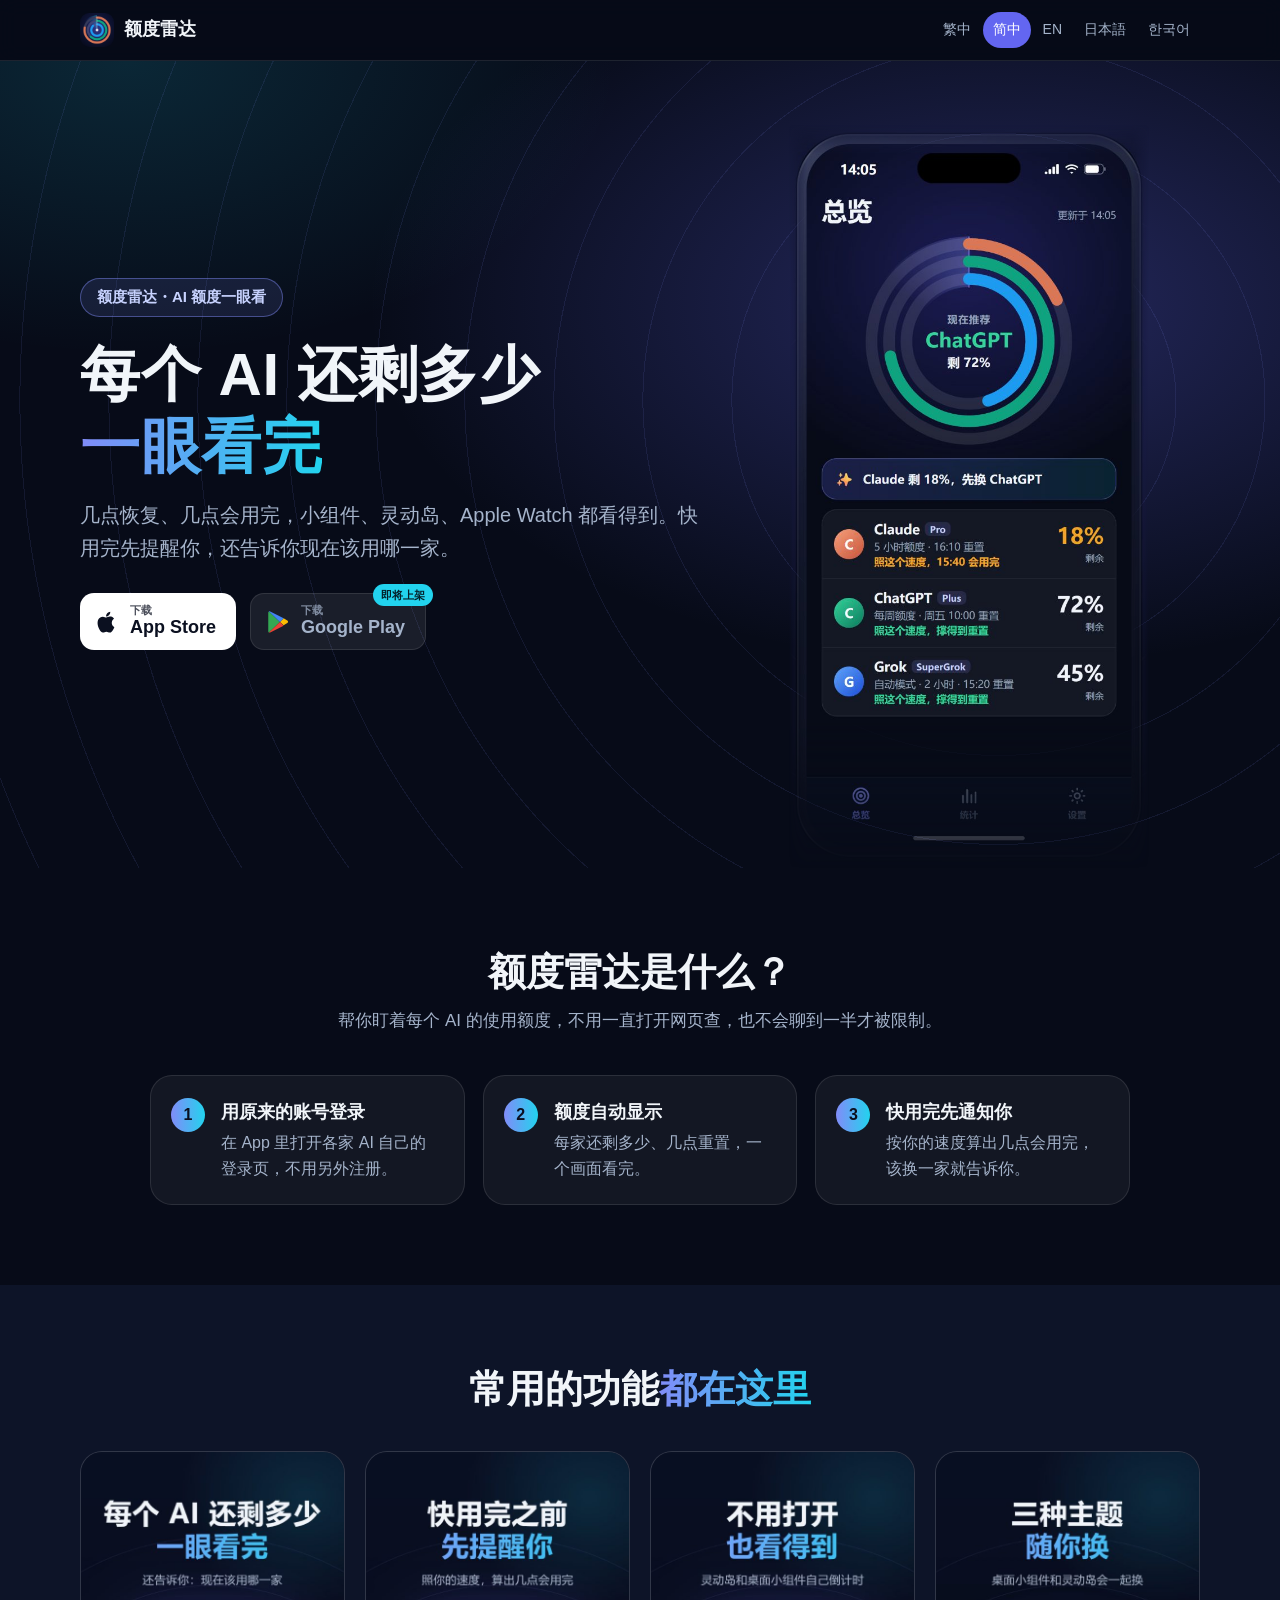
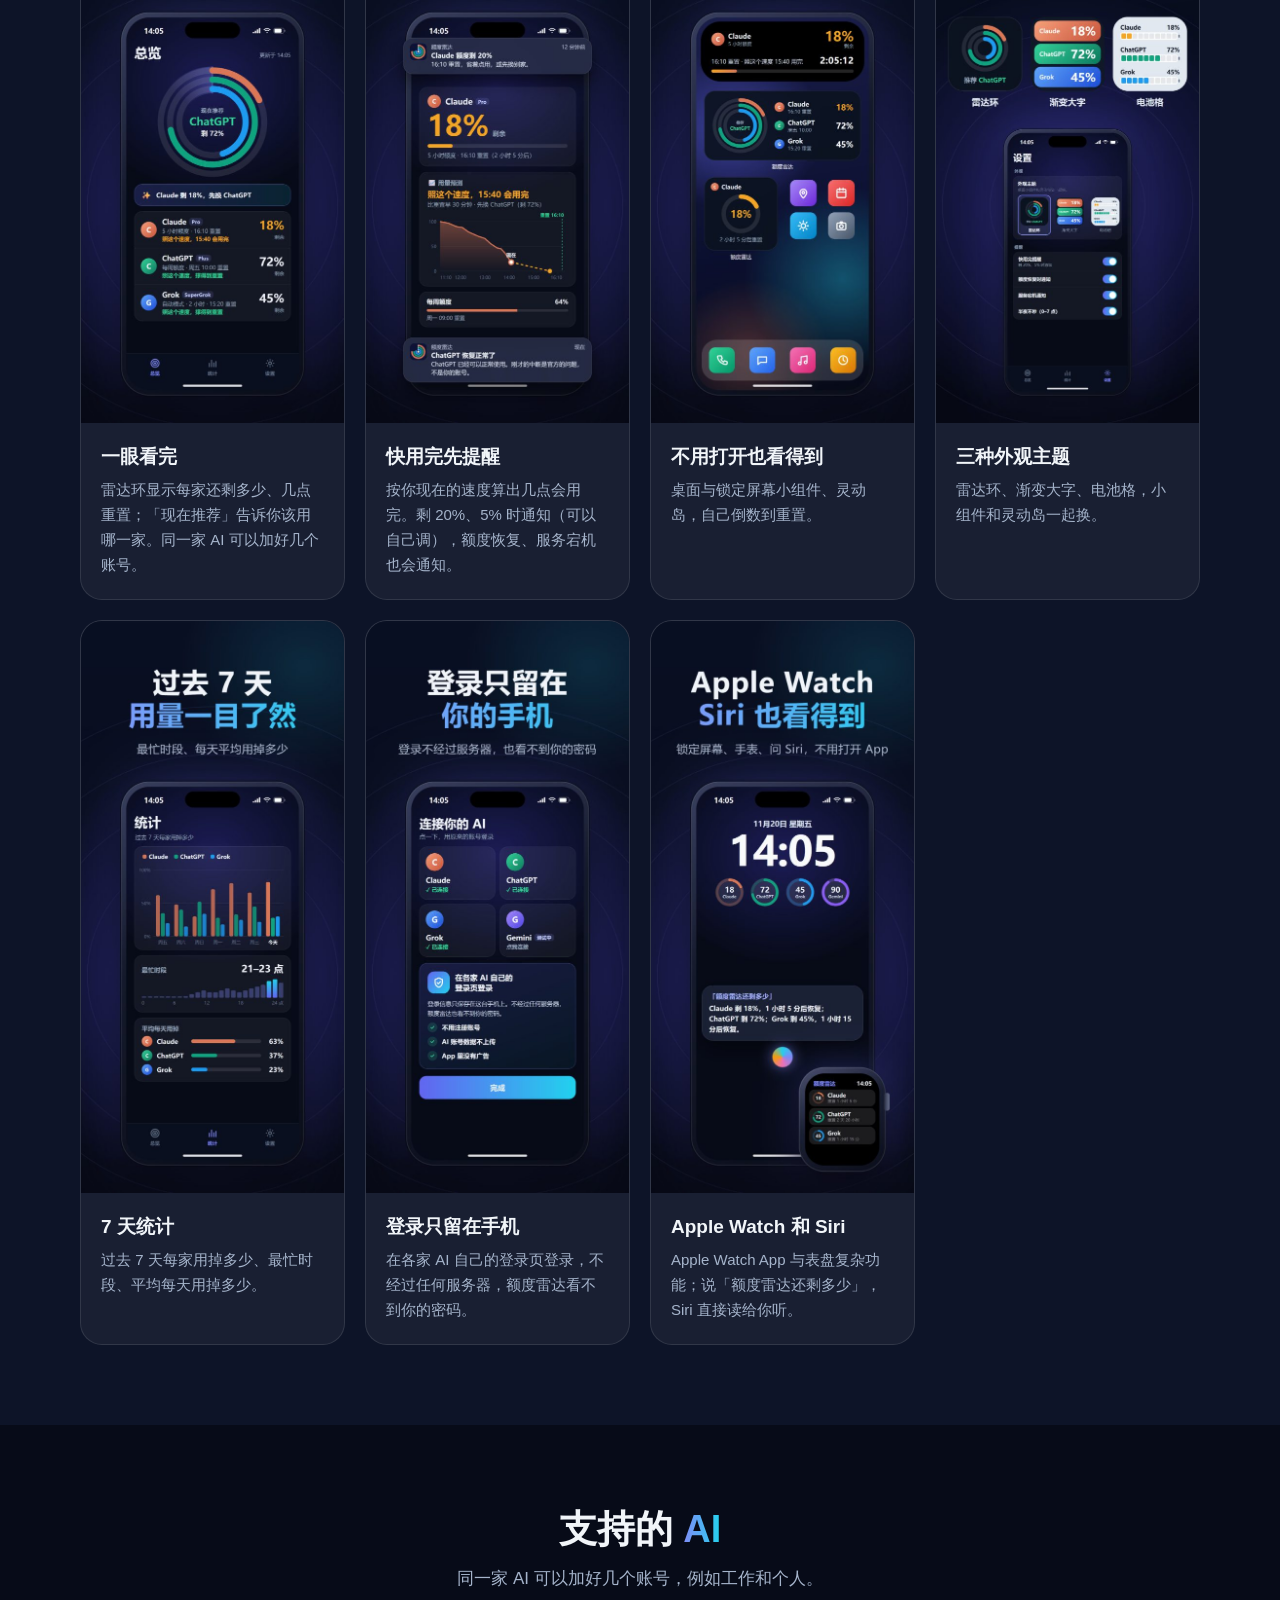
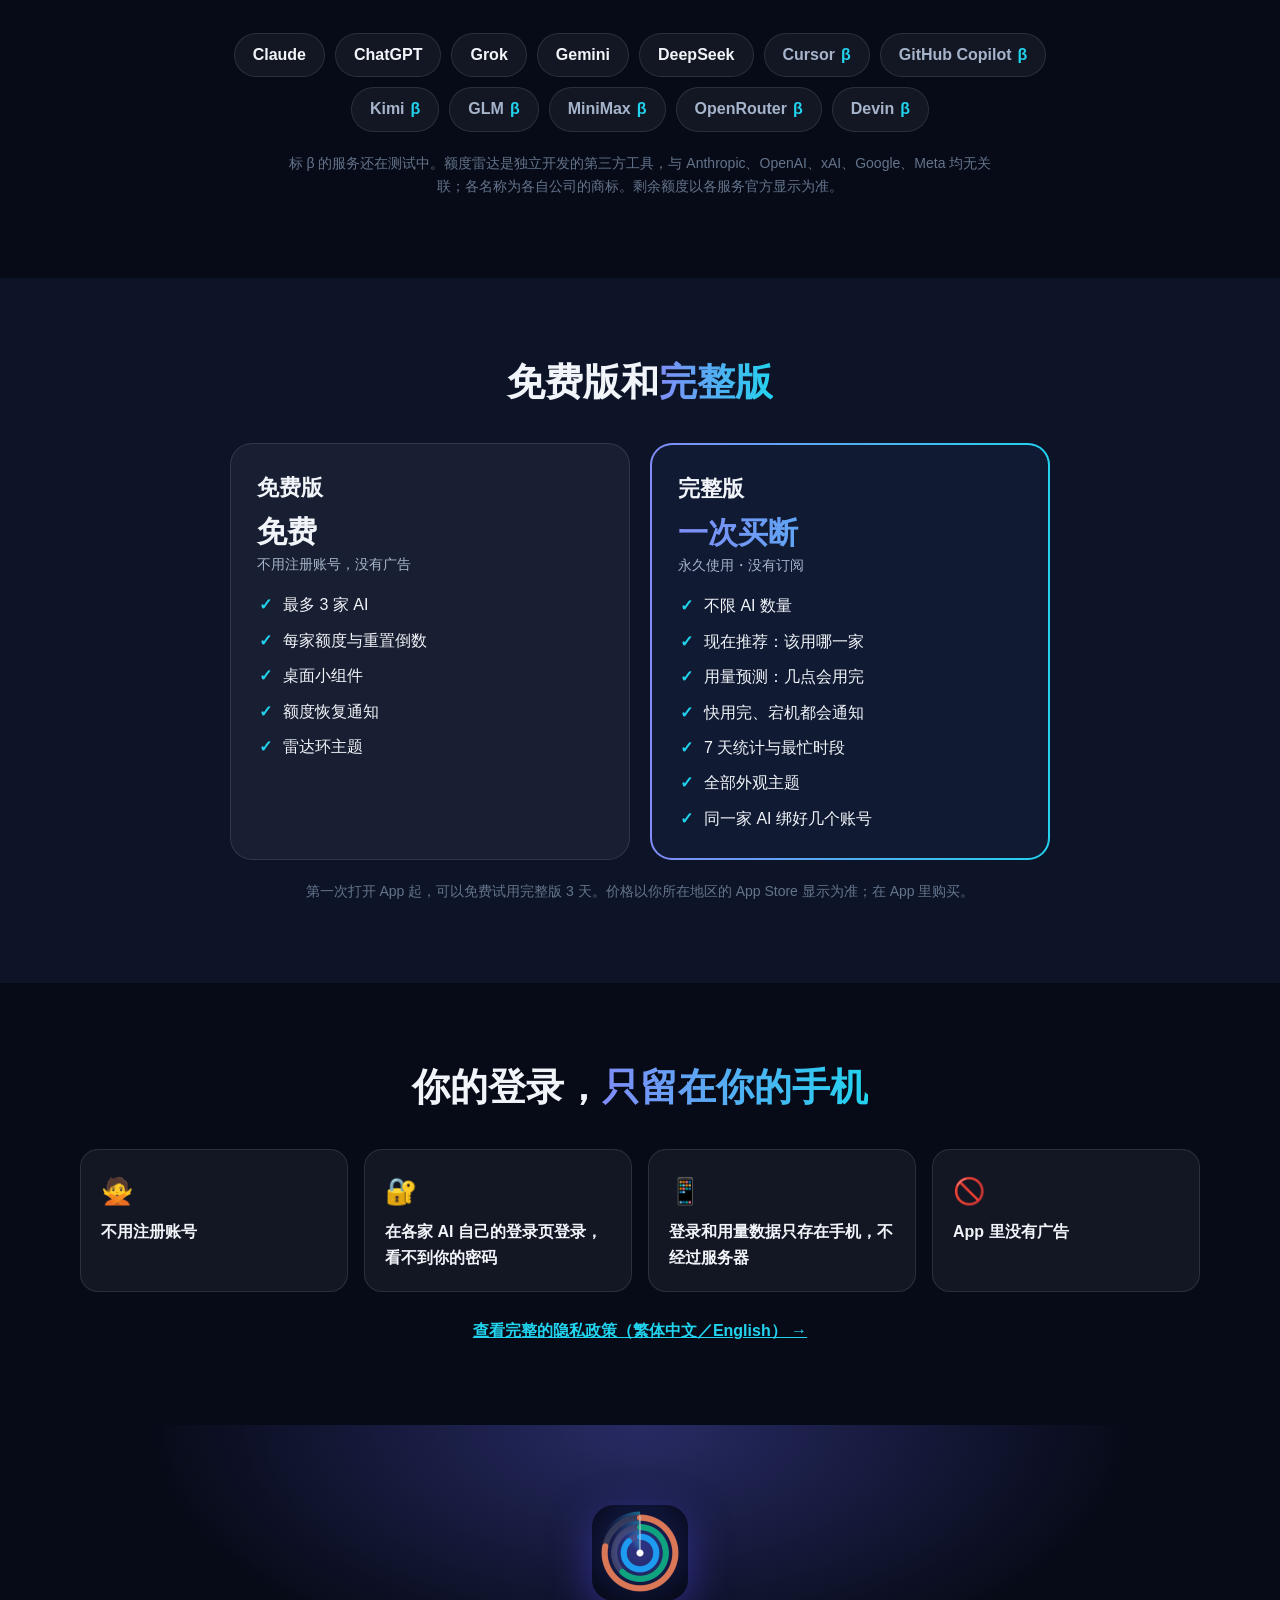
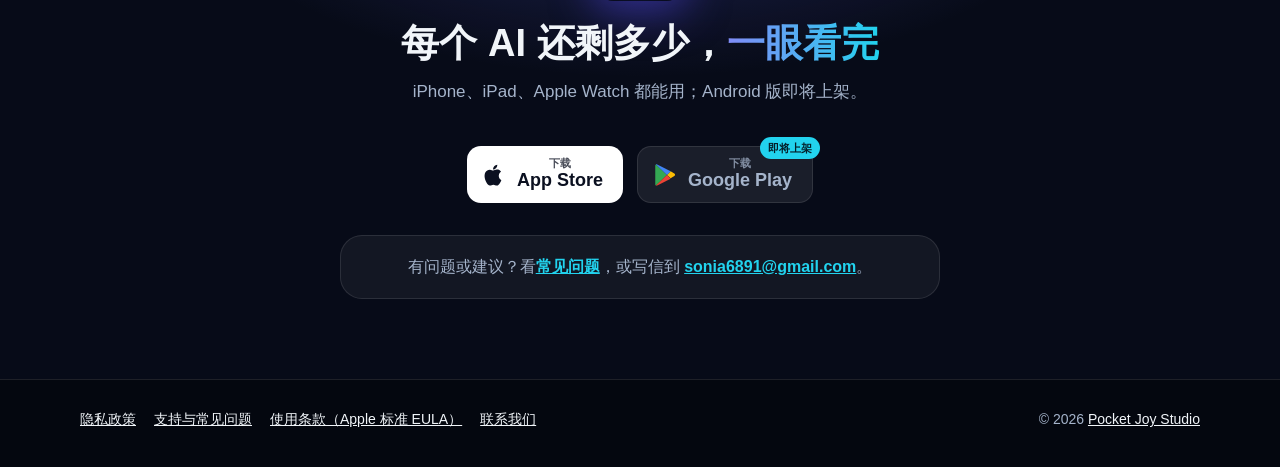
<file: zh-hans/index.html>
<!doctype html>
<html lang="zh-Hans">
<head>
  <meta charset="utf-8">
  <meta name="viewport" content="width=device-width,initial-scale=1">
  <title>额度雷达 QuotaRadar｜每个 AI 还剩多少，一眼看完</title>
  <meta name="description" content="Claude、ChatGPT、Grok、Gemini 等 AI 还剩多少额度、几点恢复，桌面小组件、锁定屏幕、灵动岛和 Apple Watch 一眼看完。快用完先提醒你。">
  <meta name="theme-color" content="#070B18">
  <link rel="canonical" href="https://quotaradar.pocketjoystudio.com/zh-hans/">
  <link rel="alternate" hreflang="zh-Hant" href="https://quotaradar.pocketjoystudio.com/">
  <link rel="alternate" hreflang="zh-Hans" href="https://quotaradar.pocketjoystudio.com/zh-hans/">
  <link rel="alternate" hreflang="en" href="https://quotaradar.pocketjoystudio.com/en/">
  <link rel="alternate" hreflang="ja" href="https://quotaradar.pocketjoystudio.com/ja/">
  <link rel="alternate" hreflang="ko" href="https://quotaradar.pocketjoystudio.com/ko/">
  <link rel="alternate" hreflang="x-default" href="https://quotaradar.pocketjoystudio.com/">
  <meta property="og:type" content="website">
  <meta property="og:site_name" content="额度雷达">
  <meta property="og:title" content="额度雷达 QuotaRadar｜每个 AI 还剩多少，一眼看完">
  <meta property="og:description" content="Claude、ChatGPT、Grok、Gemini 等 AI 还剩多少额度、几点恢复，桌面小组件、锁定屏幕、灵动岛和 Apple Watch 一眼看完。快用完先提醒你。">
  <meta property="og:image" content="https://quotaradar.pocketjoystudio.com/assets/img/og-zh-hans.jpg">
  <meta property="og:image:width" content="1200">
  <meta property="og:image:height" content="630">
  <meta property="og:url" content="https://quotaradar.pocketjoystudio.com/zh-hans/">
  <meta name="twitter:card" content="summary_large_image">
  <meta name="apple-itunes-app" content="app-id=6836609602">
  <link rel="icon" href="../assets/img/favicon.png" type="image/png">
  <link rel="apple-touch-icon" href="../assets/img/apple-touch-icon.png">
  <link rel="stylesheet" href="../assets/style.css">
</head>
<body>
  <header class="top">
    <div class="wrap">
      <a class="brand" href="./"><img src="../assets/img/icon-192.png" alt="" width="34" height="34">额度雷达</a>
      <nav class="langs" aria-label="Language"><a href="../" hreflang="zh-Hant" lang="zh-Hant" data-lang="zh">繁中</a><a href="./" hreflang="zh-Hans" lang="zh-Hans" data-lang="zh-hans" aria-current="page">简中</a><a href="../en/" hreflang="en" lang="en" data-lang="en">EN</a><a href="../ja/" hreflang="ja" lang="ja" data-lang="ja">日本語</a><a href="../ko/" hreflang="ko" lang="ko" data-lang="ko">한국어</a></nav>
    </div>
  </header>

  <section class="hero">
    <div class="wrap">
      <div>
        <span class="pill">额度雷达・AI 额度一眼看</span>
        <h1>每个 AI 还剩多少<br><em>一眼看完</em></h1>
        <p class="lead">几点恢复、几点会用完，小组件、灵动岛、Apple Watch 都看得到。快用完先提醒你，还告诉你现在该用哪一家。</p>
        <div class="cta">
        <a class="store" href="https://apps.apple.com/app/id6836609602" rel="noopener" data-store="apple"><svg viewBox="0 0 24 24" aria-hidden="true"><path fill="currentColor" d="M16.4 12.6c0-2.4 2-3.6 2.1-3.7-1.1-1.7-2.9-1.9-3.5-1.9-1.5-.2-2.9.9-3.7.9-.8 0-1.9-.9-3.2-.8-1.6 0-3.1 1-4 2.4-1.7 3-.4 7.4 1.2 9.8.8 1.2 1.8 2.5 3 2.4 1.2 0 1.7-.8 3.1-.8s1.9.8 3.2.8c1.3 0 2.1-1.2 2.9-2.4.9-1.4 1.3-2.7 1.3-2.8-.1 0-2.4-.9-2.4-3.9zM14 5.5c.7-.8 1.1-1.9 1-3-1 0-2.1.7-2.8 1.5-.6.7-1.2 1.8-1 2.9 1.1.1 2.1-.6 2.8-1.4z"/></svg><span><small>下载</small><b>App Store</b></span></a>
        <a class="store soon" href="https://play.google.com/store/apps/details?id=com.quotaradar.app" aria-disabled="true" tabindex="-1" data-store="play"><svg viewBox="0 0 24 24" aria-hidden="true"><path fill="#34A853" d="M3.6 2.2 13.8 12 3.6 21.8c-.4-.2-.6-.6-.6-1.1V3.3c0-.5.2-.9.6-1.1z"/><path fill="#FBBC04" d="m17.2 8.6 3.4 2c.9.5.9 1.8 0 2.3l-3.4 2L13.8 12z"/><path fill="#4285F4" d="M3.6 2.2c.3-.2.8-.2 1.2 0l12.4 6.4-3.4 3.4z"/><path fill="#EA4335" d="m13.8 12 3.4 3.4-12.4 6.4c-.4.2-.9.2-1.2 0z"/></svg><span><small>下载</small><b>Google Play</b></span><span class="tag">即将上架</span></a>
        </div>
      </div>
      <div class="phone"><img src="../assets/img/hero-zh-hans.jpg" alt="一眼看完" width="640" height="1320"></div>
    </div>
  </section>

  <section class="block" id="about">
    <div class="wrap">
      <h2>额度雷达是什么？</h2>
      <p class="sub">帮你盯着每个 AI 的使用额度，不用一直打开网页查，也不会聊到一半才被限制。</p>
      <ol class="steps">
        <li><b>用原来的账号登录</b>在 App 里打开各家 AI 自己的登录页，不用另外注册。</li>
        <li><b>额度自动显示</b>每家还剩多少、几点重置，一个画面看完。</li>
        <li><b>快用完先通知你</b>按你的速度算出几点会用完，该换一家就告诉你。</li>
      </ol>
    </div>
  </section>

  <section class="block alt" id="features">
    <div class="wrap">
      <h2>常用的功能<em>都在这里</em></h2>
      <div class="features">
        <div class="feat"><img src="../assets/shots/zh-hans-1-overview.jpg" alt="一眼看完" loading="lazy" width="540" height="1173"><div><h3>一眼看完</h3><p>雷达环显示每家还剩多少、几点重置；「现在推荐」告诉你该用哪一家。同一家 AI 可以加好几个账号。</p></div></div>
        <div class="feat"><img src="../assets/shots/zh-hans-2-pace-alerts.jpg" alt="快用完先提醒" loading="lazy" width="540" height="1173"><div><h3>快用完先提醒</h3><p>按你现在的速度算出几点会用完。剩 20%、5% 时通知（可以自己调），额度恢复、服务宕机也会通知。</p></div></div>
        <div class="feat"><img src="../assets/shots/zh-hans-3-island-widget.jpg" alt="不用打开也看得到" loading="lazy" width="540" height="1173"><div><h3>不用打开也看得到</h3><p>桌面与锁定屏幕小组件、灵动岛，自己倒数到重置。</p></div></div>
        <div class="feat"><img src="../assets/shots/zh-hans-4-themes.jpg" alt="三种外观主题" loading="lazy" width="540" height="1173"><div><h3>三种外观主题</h3><p>雷达环、渐变大字、电池格，小组件和灵动岛一起换。</p></div></div>
        <div class="feat"><img src="../assets/shots/zh-hans-5-stats.jpg" alt="7 天统计" loading="lazy" width="540" height="1173"><div><h3>7 天统计</h3><p>过去 7 天每家用掉多少、最忙时段、平均每天用掉多少。</p></div></div>
        <div class="feat"><img src="../assets/shots/zh-hans-6-privacy.jpg" alt="登录只留在手机" loading="lazy" width="540" height="1173"><div><h3>登录只留在手机</h3><p>在各家 AI 自己的登录页登录，不经过任何服务器，额度雷达看不到你的密码。</p></div></div>
        <div class="feat"><img src="../assets/shots/zh-hans-7-watch-siri.jpg" alt="Apple Watch 和 Siri" loading="lazy" width="540" height="1173"><div><h3>Apple Watch 和 Siri</h3><p>Apple Watch App 与表盘复杂功能；说「额度雷达还剩多少」，Siri 直接读给你听。</p></div></div>
      </div>
    </div>
  </section>

  <section class="block" id="ai">
    <div class="wrap">
      <h2>支持的 <em>AI</em></h2>
      <p class="sub">同一家 AI 可以加好几个账号，例如工作和个人。</p>
      <ul class="chips">
        <li>Claude</li>
        <li>ChatGPT</li>
        <li>Grok</li>
        <li>Gemini</li>
        <li>DeepSeek</li>
        <li class="beta">Cursor</li>
        <li class="beta">GitHub Copilot</li>
        <li class="beta">Kimi</li>
        <li class="beta">GLM</li>
        <li class="beta">MiniMax</li>
        <li class="beta">OpenRouter</li>
        <li class="beta">Devin</li>
      </ul>
      <p class="fine">标 β 的服务还在测试中。额度雷达是独立开发的第三方工具，与 Anthropic、OpenAI、xAI、Google、Meta 均无关联；各名称为各自公司的商标。剩余额度以各服务官方显示为准。</p>
    </div>
  </section>

  <section class="block alt" id="plans">
    <div class="wrap">
      <h2>免费版和<em>完整版</em></h2>
      <div class="plans">
        <div class="plan"><h3>免费版</h3><div class="price">免费</div><p class="note">不用注册账号，没有广告</p><ul><li>最多 3 家 AI</li><li>每家额度与重置倒数</li><li>桌面小组件</li><li>额度恢复通知</li><li>雷达环主题</li></ul></div>
        <div class="plan pro"><h3>完整版</h3><div class="price">一次买断</div><p class="note">永久使用・没有订阅</p><ul><li>不限 AI 数量</li><li>现在推荐：该用哪一家</li><li>用量预测：几点会用完</li><li>快用完、宕机都会通知</li><li>7 天统计与最忙时段</li><li>全部外观主题</li><li>同一家 AI 绑好几个账号</li></ul></div>
      </div>
      <p class="fine">第一次打开 App 起，可以免费试用完整版 3 天。价格以你所在地区的 App Store 显示为准；在 App 里购买。</p>
    </div>
  </section>

  <section class="block" id="privacy">
    <div class="wrap">
      <h2>你的登录，<em>只留在你的手机</em></h2>
      <div class="trust"><div><span>🙅</span>不用注册账号</div><div><span>🔐</span>在各家 AI 自己的登录页登录，看不到你的密码</div><div><span>📱</span>登录和用量数据只存在手机，不经过服务器</div><div><span>🚫</span>App 里没有广告</div></div>
      <p class="more"><a href="../privacy/">查看完整的隐私政策（繁体中文／English） →</a></p>
    </div>
  </section>

  <section class="block end" id="download">
    <div class="wrap">
      <img class="icon" src="../assets/img/icon-192.png" alt="" width="96" height="96">
      <h2>每个 AI 还剩多少，<em>一眼看完</em></h2>
      <p class="sub">iPhone、iPad、Apple Watch 都能用；Android 版即将上架。</p>
      <div class="cta">
        <a class="store" href="https://apps.apple.com/app/id6836609602" rel="noopener" data-store="apple"><svg viewBox="0 0 24 24" aria-hidden="true"><path fill="currentColor" d="M16.4 12.6c0-2.4 2-3.6 2.1-3.7-1.1-1.7-2.9-1.9-3.5-1.9-1.5-.2-2.9.9-3.7.9-.8 0-1.9-.9-3.2-.8-1.6 0-3.1 1-4 2.4-1.7 3-.4 7.4 1.2 9.8.8 1.2 1.8 2.5 3 2.4 1.2 0 1.7-.8 3.1-.8s1.9.8 3.2.8c1.3 0 2.1-1.2 2.9-2.4.9-1.4 1.3-2.7 1.3-2.8-.1 0-2.4-.9-2.4-3.9zM14 5.5c.7-.8 1.1-1.9 1-3-1 0-2.1.7-2.8 1.5-.6.7-1.2 1.8-1 2.9 1.1.1 2.1-.6 2.8-1.4z"/></svg><span><small>下载</small><b>App Store</b></span></a>
        <a class="store soon" href="https://play.google.com/store/apps/details?id=com.quotaradar.app" aria-disabled="true" tabindex="-1" data-store="play"><svg viewBox="0 0 24 24" aria-hidden="true"><path fill="#34A853" d="M3.6 2.2 13.8 12 3.6 21.8c-.4-.2-.6-.6-.6-1.1V3.3c0-.5.2-.9.6-1.1z"/><path fill="#FBBC04" d="m17.2 8.6 3.4 2c.9.5.9 1.8 0 2.3l-3.4 2L13.8 12z"/><path fill="#4285F4" d="M3.6 2.2c.3-.2.8-.2 1.2 0l12.4 6.4-3.4 3.4z"/><path fill="#EA4335" d="m13.8 12 3.4 3.4-12.4 6.4c-.4.2-.9.2-1.2 0z"/></svg><span><small>下载</small><b>Google Play</b></span><span class="tag">即将上架</span></a>
      </div>
      <p class="contact">有问题或建议？看<a href="../support/">常见问题</a>，或写信到 <a href="mailto:sonia6891@gmail.com">sonia6891@gmail.com</a>。</p>
    </div>
  </section>

  <footer>
    <div class="wrap">
      <nav>
        <a href="../privacy/">隐私政策</a>
        <a href="../support/">支持与常见问题</a>
        <a href="https://www.apple.com/legal/internet-services/itunes/dev/stdeula/" rel="noopener">使用条款（Apple 标准 EULA）</a>
        <a href="mailto:sonia6891@gmail.com">联系我们</a>
      </nav>
      <span>© 2026 <a href="https://pocketjoystudio.com/" rel="noopener">Pocket Joy Studio</a></span>
    </div>
  </footer>
  <script>
    document.querySelectorAll('[data-lang]').forEach(function (a) {
      a.addEventListener('click', function () { try { localStorage.setItem('quotaradar-lang', a.getAttribute('data-lang')); } catch (e) {} });
    });
  </script>
</body>
</html>
</file>
<file: assets/style.css>
/* 額度雷達 QuotaRadar 官網：純靜態，沒有外部字型、沒有追蹤碼 */
:root {
  --bg: #070B18;
  --bg-2: #0D1428;
  --card: rgba(255, 255, 255, 0.05);
  --card-solid: #111a33;
  --line: rgba(255, 255, 255, 0.10);
  --text: #F1F5F9;
  --sub: #A5B4CB;
  --faint: #64748B;
  --indigo: #818CF8;
  --indigo-2: #6366F1;
  --cyan: #22D3EE;
  --green: #34D399;
  --grad: linear-gradient(90deg, #818CF8, #22D3EE);
  --radius: 22px;
  --shadow: 0 14px 40px rgba(0, 0, 0, 0.35);
  font-family: -apple-system, BlinkMacSystemFont, "PingFang TC", "Noto Sans TC", "Microsoft JhengHei", "Segoe UI", Roboto, sans-serif;
  color: var(--text);
  background: var(--bg);
  -webkit-text-size-adjust: 100%;
}
* { box-sizing: border-box; }
html { scroll-behavior: smooth; }
body { margin: 0; background: var(--bg); line-height: 1.65; overflow-x: hidden; }
img { max-width: 100%; height: auto; display: block; }
a { color: inherit; }
.wrap { width: min(1120px, 100% - 32px); margin: 0 auto; }
.grad { background: var(--grad); -webkit-background-clip: text; background-clip: text; color: transparent; }

/* 頂端列 */
.top { position: sticky; top: 0; z-index: 10; background: rgba(7, 11, 24, 0.85); backdrop-filter: blur(10px);
  -webkit-backdrop-filter: blur(10px); border-bottom: 1px solid var(--line); }
.top .wrap { display: flex; align-items: center; justify-content: space-between; gap: 12px; height: 60px; }
.brand { display: flex; align-items: center; gap: 10px; text-decoration: none; font-weight: 800; font-size: 18px; white-space: nowrap; }
.brand img { width: 34px; height: 34px; border-radius: 9px; }
.langs { display: flex; gap: 2px; flex-wrap: wrap; justify-content: flex-end; }
.langs a { text-decoration: none; font-size: 14px; padding: 6px 10px; border-radius: 999px; color: var(--sub); white-space: nowrap; }
.langs a:hover { color: var(--text); }
.langs a[aria-current="page"] { background: var(--indigo-2); color: #fff; }

/* 首屏：雷達圈 */
.hero { position: relative; overflow: hidden;
  background:
    radial-gradient(900px 520px at 78% 30%, rgba(99, 102, 241, 0.32), transparent 70%),
    radial-gradient(700px 420px at 10% 0%, rgba(34, 211, 238, 0.14), transparent 70%),
    var(--bg); }
.hero::before { content: ""; position: absolute; inset: 0; pointer-events: none;
  background: repeating-radial-gradient(circle at 78% 42%, transparent 0 88px, rgba(129, 140, 248, 0.10) 88px 89px); }
.hero .wrap { position: relative; z-index: 1; display: grid; grid-template-columns: 1.15fr 0.85fr; align-items: center; gap: 32px; padding: 64px 0 0; }
.pill { display: inline-block; border: 1px solid rgba(129, 140, 248, 0.45); background: rgba(129, 140, 248, 0.12); color: #C7D2FE;
  font-weight: 700; border-radius: 999px; padding: 6px 16px; font-size: 15px; }
.hero h1 { font-size: clamp(34px, 5.6vw, 60px); line-height: 1.2; margin: 22px 0 16px; letter-spacing: 0.01em; font-weight: 900; }
.hero h1 em { font-style: normal; background: var(--grad); -webkit-background-clip: text; background-clip: text; color: transparent; }
.hero .lead { font-size: clamp(17px, 2.1vw, 20px); color: var(--sub); margin: 0 0 28px; max-width: 32em; }
.cta { display: flex; flex-wrap: wrap; gap: 14px; padding-bottom: 64px; }
.store { display: inline-flex; align-items: center; gap: 10px; background: #fff; color: #0B1020; text-decoration: none; border-radius: 14px;
  padding: 10px 20px 10px 14px; min-height: 56px; position: relative; font-weight: 600; }
.store svg { width: 26px; height: 26px; flex: none; }
.store small { display: block; font-size: 11px; opacity: 0.75; line-height: 1.2; }
.store b { display: block; font-size: 18px; line-height: 1.2; }
.store:hover { box-shadow: 0 0 0 3px rgba(34, 211, 238, 0.45); }
.store.soon { pointer-events: none; background: rgba(255, 255, 255, 0.08); color: var(--sub); border: 1px solid var(--line); }
.store .tag { position: absolute; top: -10px; right: -8px; background: var(--cyan); color: #04202A; font-size: 11px; font-weight: 800;
  border-radius: 999px; padding: 2px 8px; }

.phone { position: relative; justify-self: center; width: min(360px, 100%); align-self: end; }
.phone img { width: 100%;
  -webkit-mask-image: linear-gradient(to bottom, transparent 0, #000 4%, #000 80%, transparent 100%), linear-gradient(to right, transparent 0, #000 5%, #000 95%, transparent 100%);
  -webkit-mask-composite: source-in;
  mask-image: linear-gradient(to bottom, transparent 0, #000 4%, #000 80%, transparent 100%), linear-gradient(to right, transparent 0, #000 5%, #000 95%, transparent 100%);
  mask-composite: intersect; }

/* 區塊 */
section.block { padding: 80px 0; }
section.block.alt { background: var(--bg-2); }
.block h2 { font-size: clamp(26px, 4vw, 38px); line-height: 1.3; margin: 0 0 10px; text-align: center; font-weight: 900; }
.block h2 em { font-style: normal; background: var(--grad); -webkit-background-clip: text; background-clip: text; color: transparent; }
.block .sub { text-align: center; color: var(--sub); margin: 0 auto 40px; max-width: 40em; font-size: 17px; }

/* 三步驟 */
.steps { list-style: none; margin: 0 auto; padding: 0; display: grid; grid-template-columns: repeat(3, 1fr); gap: 18px; counter-reset: s; max-width: 980px; }
.steps li { background: var(--card); border: 1px solid var(--line); border-radius: var(--radius); padding: 22px 22px 22px 70px; position: relative; color: var(--sub); }
.steps li::before { counter-increment: s; content: counter(s); position: absolute; left: 20px; top: 22px; width: 34px; height: 34px; border-radius: 50%;
  background: var(--grad); color: #0B1020; font-weight: 900; display: grid; place-items: center; }
.steps b { display: block; color: var(--text); font-size: 18px; margin-bottom: 2px; }

/* 功能卡片：每張一個商店截圖 */
.features { display: grid; grid-template-columns: repeat(auto-fill, minmax(250px, 1fr)); gap: 20px; }
.feat { background: var(--card); border: 1px solid var(--line); border-radius: var(--radius); overflow: hidden; display: flex; flex-direction: column; }
.feat img { width: 100%; aspect-ratio: 540 / 1173; object-fit: cover; background: #0B1226; }
.feat div { padding: 18px 20px 22px; }
.feat h3 { margin: 0 0 6px; font-size: 19px; }
.feat p { margin: 0; color: var(--sub); font-size: 15px; }

/* 支援的 AI */
.chips { display: flex; flex-wrap: wrap; justify-content: center; gap: 10px; max-width: 860px; margin: 0 auto; padding: 0; list-style: none; }
.chips li { border: 1px solid var(--line); background: var(--card); border-radius: 999px; padding: 8px 18px; font-weight: 700; font-size: 16px; }
.chips li.beta { color: var(--sub); font-weight: 600; }
.chips li.beta::after { content: "β"; margin-left: 6px; color: var(--cyan); font-weight: 800; }
.fine { text-align: center; color: var(--faint); font-size: 14px; margin: 20px auto 0; max-width: 52em; }

/* 方案 */
.plans { display: grid; grid-template-columns: repeat(2, 1fr); gap: 20px; max-width: 820px; margin: 0 auto; }
.plan { background: var(--card); border: 1px solid var(--line); border-radius: var(--radius); padding: 26px; display: flex; flex-direction: column; }
.plan.pro { border: 2px solid transparent; background: linear-gradient(var(--card-solid), var(--card-solid)) padding-box, var(--grad) border-box; }
.plan h3 { margin: 0; font-size: 22px; }
.plan .price { font-size: 30px; font-weight: 900; margin: 6px 0 2px; line-height: 1.3; }
.plan.pro .price { background: var(--grad); -webkit-background-clip: text; background-clip: text; color: transparent; }
.plan .note { color: var(--sub); font-size: 14px; margin: 0 0 16px; min-height: 1.6em; }
.plan ul { margin: 0; padding: 0; list-style: none; display: grid; gap: 9px; }
.plan li { padding-left: 26px; position: relative; }
.plan li::before { content: "✓"; position: absolute; left: 2px; color: var(--cyan); font-weight: 900; }

/* 隱私 */
.trust { display: grid; grid-template-columns: repeat(4, 1fr); gap: 16px; }
.trust div { background: var(--card); border: 1px solid var(--line); border-radius: 18px; padding: 20px; font-weight: 700; }
.trust div span { display: block; font-size: 26px; margin-bottom: 6px; }
.more { text-align: center; margin: 26px 0 0; }
.more a { color: var(--cyan); font-weight: 700; }

/* 下載＋聯絡 */
.end { text-align: center;
  background: radial-gradient(700px 360px at 50% 0%, rgba(99, 102, 241, 0.35), transparent 70%), var(--bg); }
.end img.icon { width: 96px; height: 96px; border-radius: 22px; margin: 0 auto 18px; box-shadow: 0 12px 40px rgba(79, 70, 229, 0.5); }
.end .cta { justify-content: center; padding-bottom: 0; }
.contact { border: 1px solid var(--line); background: var(--card); border-radius: var(--radius); padding: 18px 22px; max-width: 600px; margin: 32px auto 0; color: var(--sub); }
.contact a { font-weight: 800; color: var(--cyan); }

footer { background: #04070F; color: var(--sub); padding: 28px 0 36px; font-size: 14px; border-top: 1px solid var(--line); }
footer .wrap { display: flex; flex-wrap: wrap; gap: 10px 24px; justify-content: space-between; align-items: center; }
footer nav { display: flex; flex-wrap: wrap; gap: 8px 18px; }
footer a { color: var(--text); }

/* 平板 */
@media (max-width: 900px) {
  .trust { grid-template-columns: 1fr 1fr; }
  .steps { grid-template-columns: 1fr; max-width: 560px; }
}
/* 手機 */
@media (max-width: 680px) {
  .top .wrap { height: auto; padding: 10px 0; flex-wrap: wrap; }
  .brand { font-size: 16px; }
  .langs a { padding: 4px 7px; font-size: 13px; }
  .hero .wrap { grid-template-columns: 1fr; padding-top: 40px; gap: 8px; text-align: center; }
  .hero .lead { margin-left: auto; margin-right: auto; }
  .cta { justify-content: center; padding-bottom: 28px; }
  .phone { width: min(280px, 78%); }
  section.block { padding: 56px 0; }
  .features { grid-template-columns: 1fr 1fr; gap: 12px; }
  .feat div { padding: 12px 12px 16px; }
  .feat h3 { font-size: 16px; }
  .feat p { font-size: 13.5px; }
  .plans, .trust { grid-template-columns: 1fr; }
  footer .wrap { flex-direction: column; align-items: flex-start; }
}
@media (max-width: 380px) {
  .features { grid-template-columns: 1fr; }
}

/* 各語言用自己的字型優先 */
html:lang(zh-Hans) { font-family: -apple-system, BlinkMacSystemFont, "PingFang SC", "Noto Sans SC", "Microsoft YaHei", "Segoe UI", Roboto, sans-serif; }
html:lang(en) { font-family: -apple-system, BlinkMacSystemFont, "Segoe UI", Roboto, "Helvetica Neue", Arial, sans-serif; }
html:lang(ja) { font-family: -apple-system, BlinkMacSystemFont, "Hiragino Sans", "Hiragino Kaku Gothic ProN", "Noto Sans JP", "Yu Gothic UI", Meiryo, sans-serif; }
html:lang(ko) body { word-break: keep-all; }
html:lang(ko) { font-family: -apple-system, BlinkMacSystemFont, "Apple SD Gothic Neo", "Noto Sans KR", "Malgun Gothic", "Segoe UI", sans-serif; }
.block h2 + .features, .block h2 + .plans, .block h2 + .trust { margin-top: 36px; }
</file>
